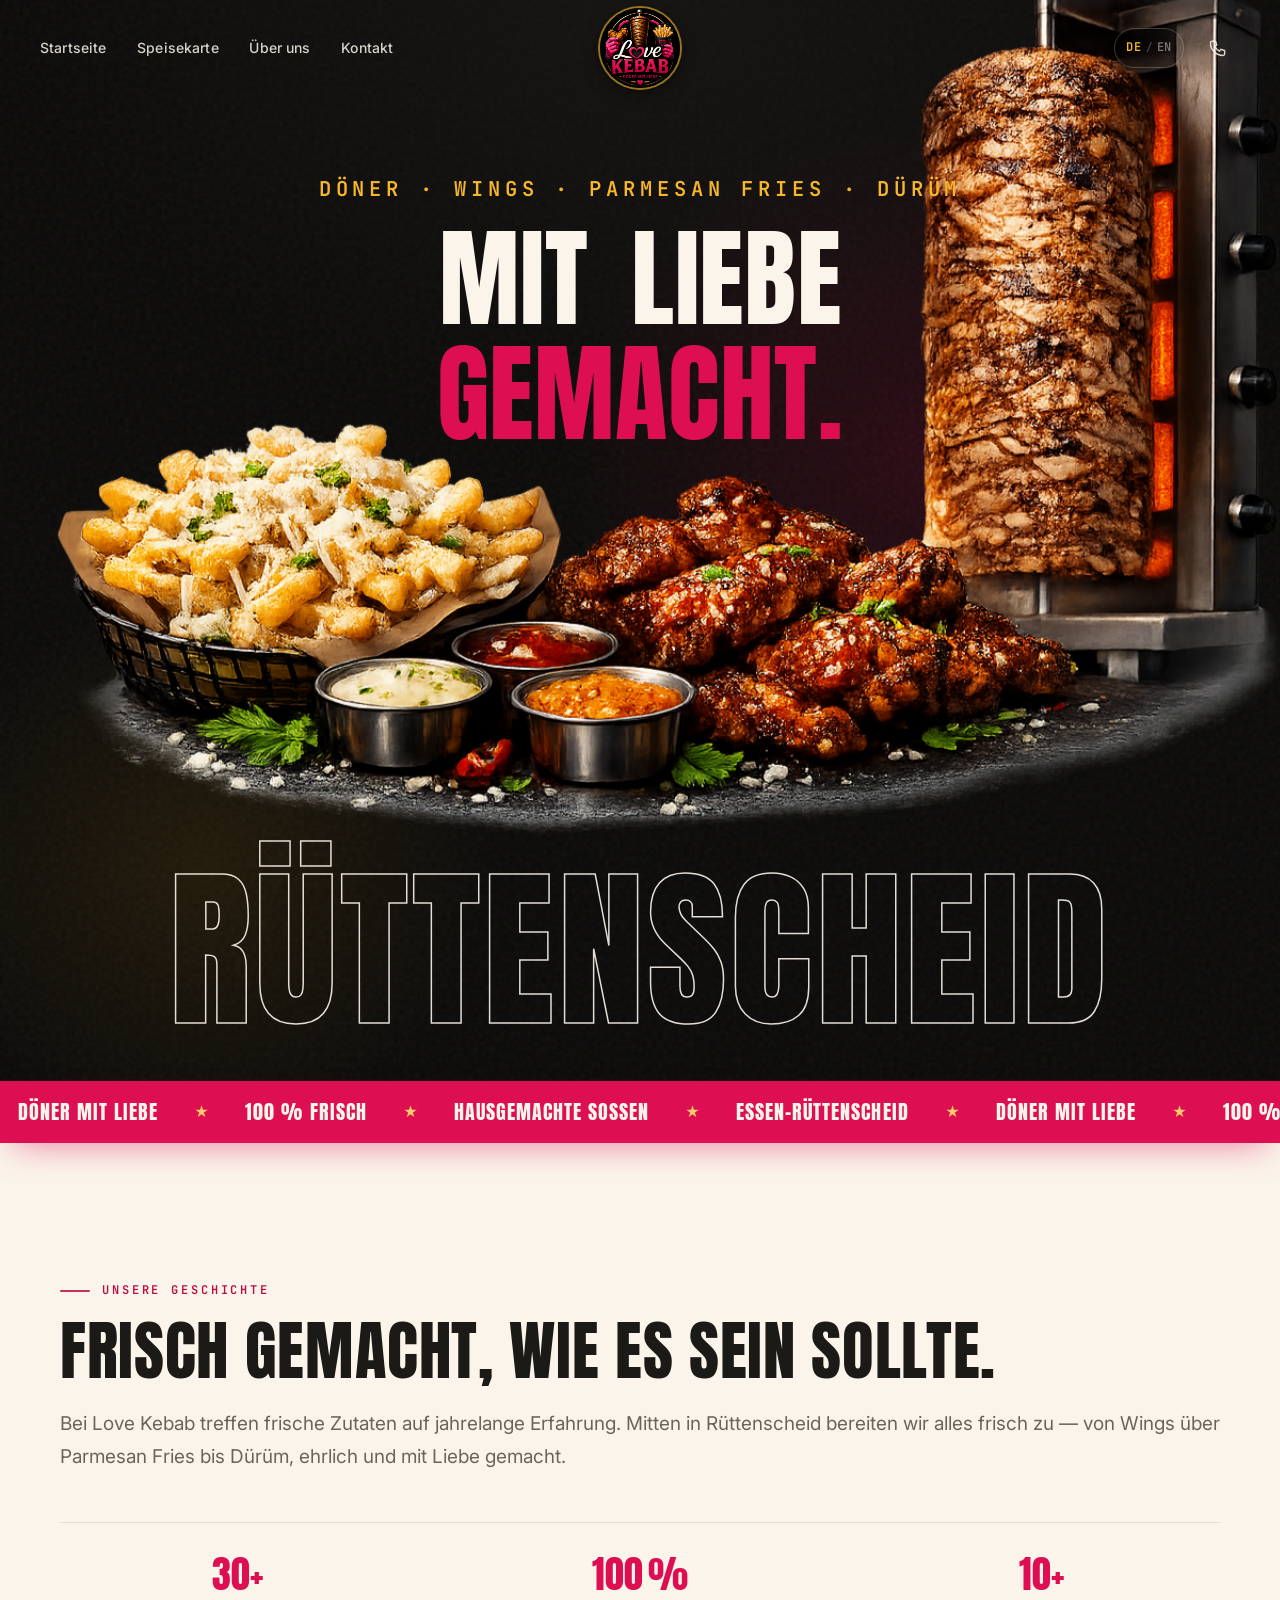
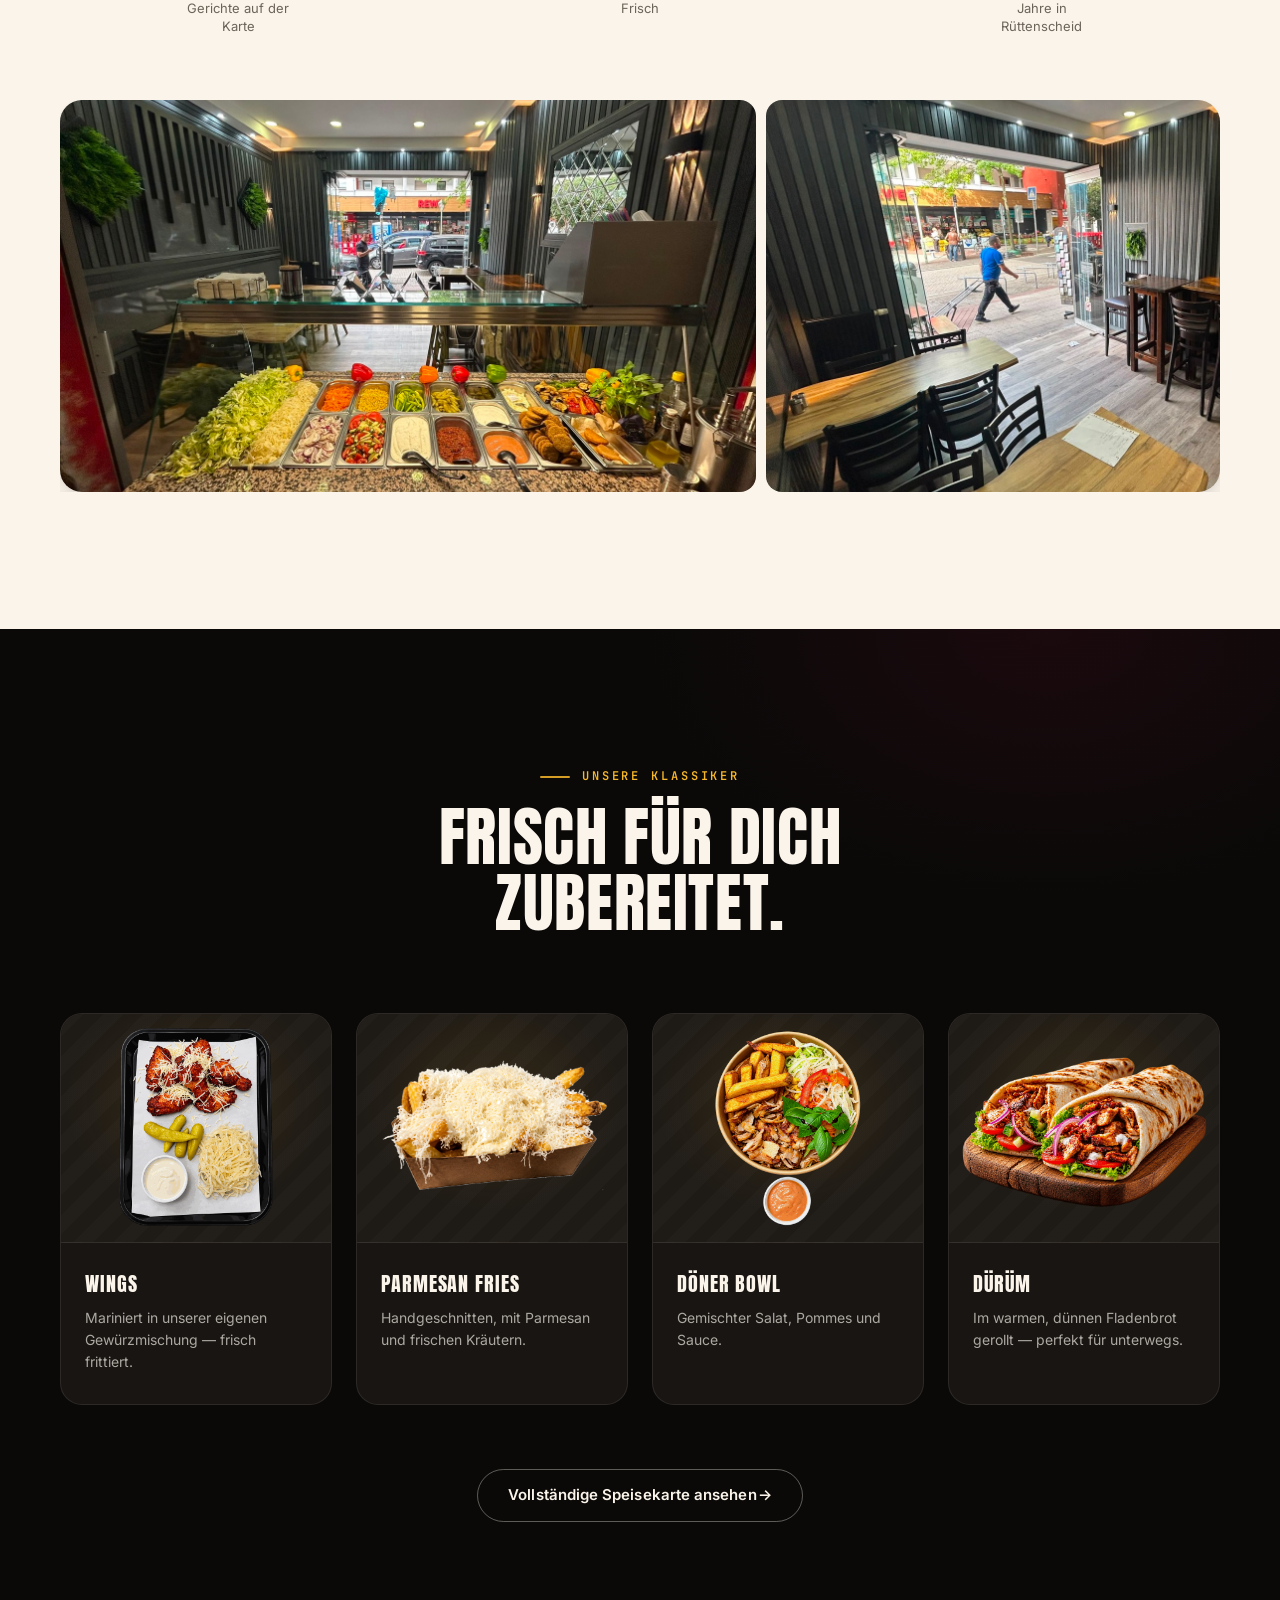
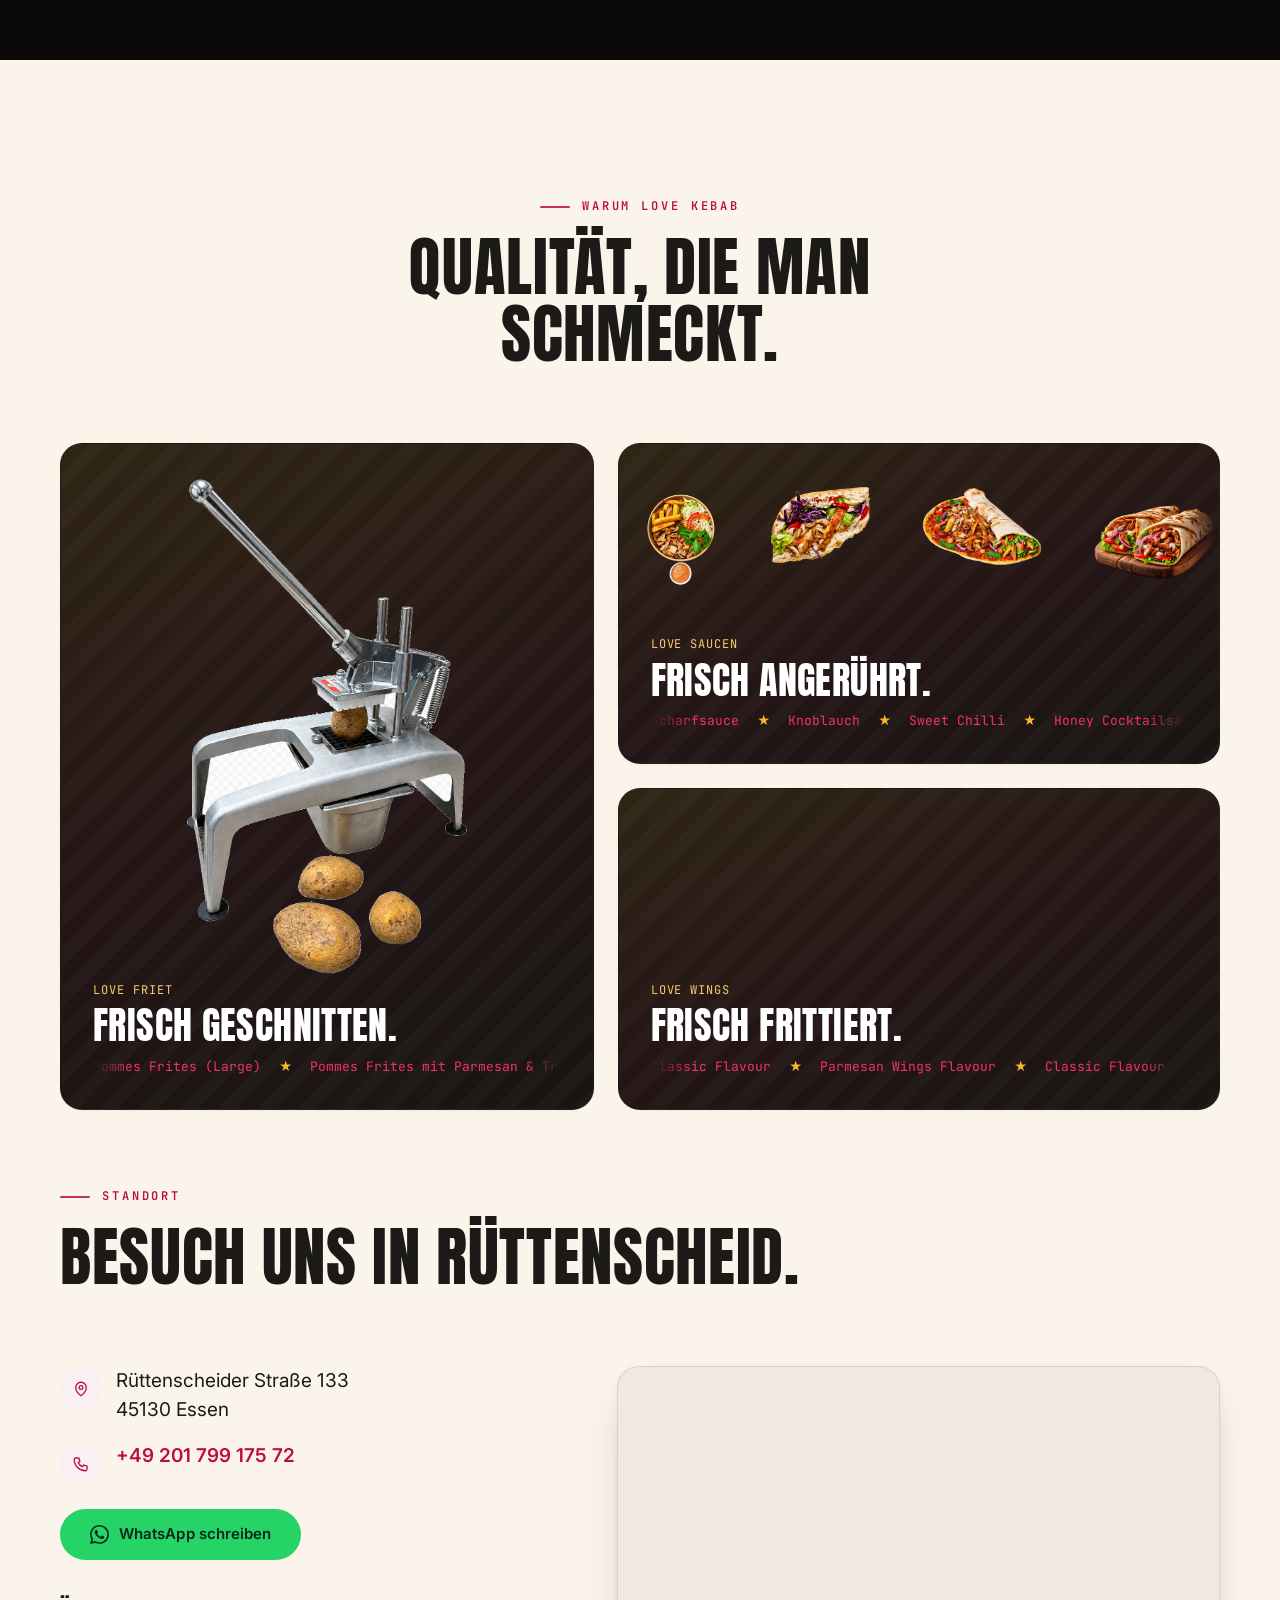
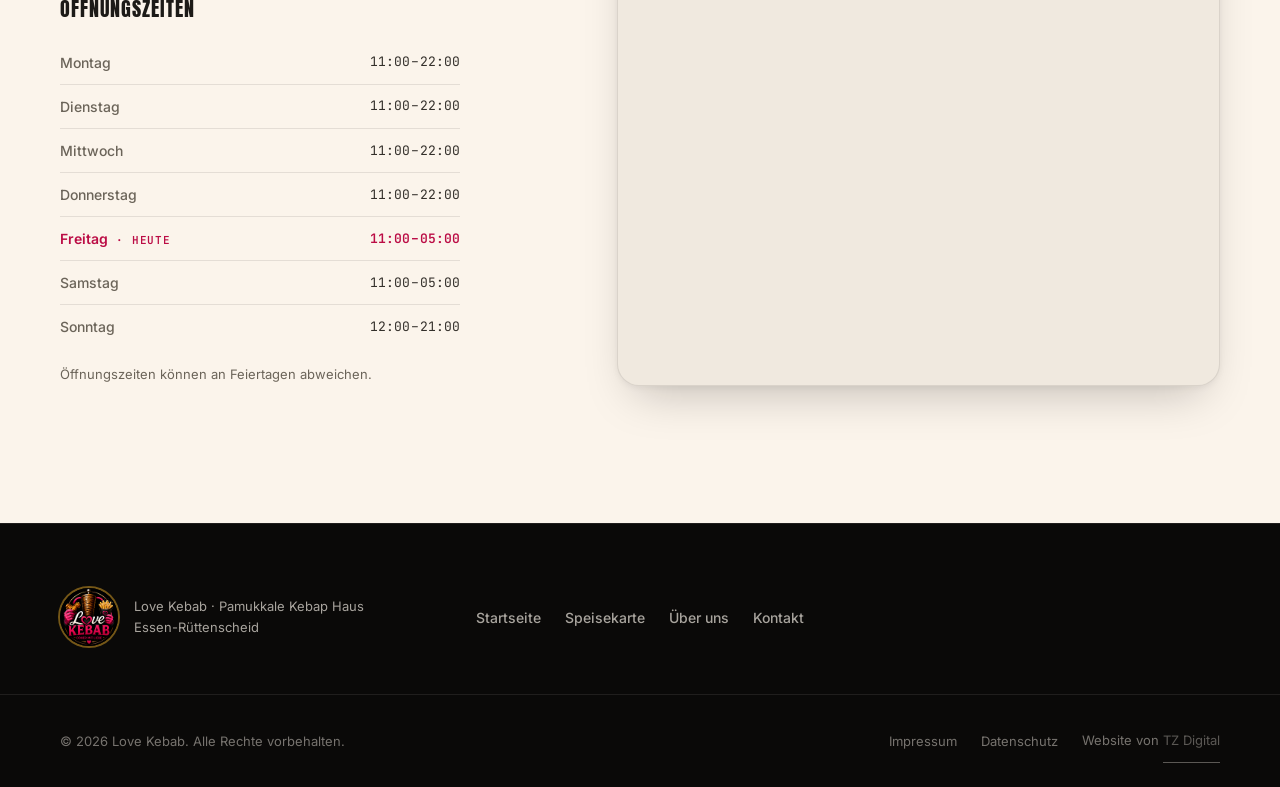
<file: index.html>
<!DOCTYPE html>
<html lang="de">
<head>
  <meta charset="UTF-8">
  <meta name="viewport" content="width=device-width, initial-scale=1.0">
  <meta name="description" content="Love Kebab — Döner mit Liebe in Essen-Rüttenscheid. 100 % frisches Fleisch, hausgemachte Soßen, echtes Street-Food-Gefühl.">
  <meta name="theme-color" content="#0a0908">
  <title>Love Kebab — Döner mit Liebe | Essen-Rüttenscheid</title>

  <!-- NOTE: confirm final brand name with client before launch — logo says "Love Kebab",
       business is currently registered as "Pamukkale Kebap Haus". Rebrand finalizes September. -->

  <link rel="icon" type="image/png" href="images/logo.png">
  <link rel="preconnect" href="https://fonts.googleapis.com">
  <link rel="preconnect" href="https://fonts.gstatic.com" crossorigin>
  <link href="https://fonts.googleapis.com/css2?family=Anton&family=Inter:wght@400;500;600;700&family=JetBrains+Mono:wght@500;600&display=swap" rel="stylesheet">
  <link rel="stylesheet" href="css/style.css?v=11">

  <!-- progressive enhancement flag: entrance animations only arm when JS runs,
       so content is never invisible if scripts fail -->
  <script>document.documentElement.classList.add('js');</script>
</head>
<body>

  <a href="#main" class="skip-link" data-i18n="skip">Zum Inhalt springen</a>

  <!-- ================= NAVIGATION ================= -->
  <header class="site-header" id="site-header">
    <nav class="nav" aria-label="Hauptnavigation" data-i18n-aria="nav.ariaLabel">
      <button class="nav-toggle" type="button" aria-expanded="false" aria-controls="navOverlay" aria-label="Menü öffnen">
        <span class="nav-toggle-bar"></span>
        <span class="nav-toggle-bar"></span>
        <span class="nav-toggle-bar"></span>
      </button>

      <ul class="nav-links" id="nav-menu">
        <li><a href="#start" data-i18n="nav.home">Startseite</a></li>
        <li><a href="menu.html" data-i18n="nav.menu">Speisekarte</a></li>
        <li><a href="#ueber-uns" data-i18n="nav.about">Über uns</a></li>
        <li><a href="#kontakt" data-i18n="nav.contact">Kontakt</a></li>
      </ul>

      <a href="#start" class="nav-logo" aria-label="Love Kebab — Startseite" data-i18n-aria="nav.logoAria">
        <img src="images/logo.png" alt="Love Kebab Logo" width="80" height="80" class="nav-logo-img" data-content-img="logo">
      </a>

      <div class="nav-actions">
        <button class="lang-toggle" id="lang-toggle" type="button" aria-label="Sprache wechseln / Switch language">
          <span class="lang-option" data-lang="de">DE</span><span class="lang-sep">/</span><span class="lang-option" data-lang="en">EN</span>
        </button>
        <a href="tel:+4920179917572" class="nav-call" aria-label="Anrufen" data-i18n-aria="nav.callAria">
          <svg viewBox="0 0 24 24" width="20" height="20" aria-hidden="true" fill="none" stroke="currentColor" stroke-width="1.75">
            <path d="M5 4h4l1.5 4.5-2.2 1.7a12.5 12.5 0 005.5 5.5l1.7-2.2L20 15v4a2 2 0 01-2 2A15 15 0 013 6a2 2 0 012-2z"/>
          </svg>
        </a>
      </div>
    </nav>
  </header>

  <div class="nav-overlay" id="navOverlay">
    <div class="nav-overlay-top">
      <img src="images/logo.png" alt="Love Kebab Logo" class="nav-overlay-logo" data-content-img="logo">
      <button class="nav-overlay-close" type="button" aria-label="Menü schließen">&#10005;</button>
    </div>
    <nav class="nav-overlay-links" aria-label="Mobile Navigation">
      <a href="#start" data-i18n="nav.home">Startseite</a>
      <a href="menu.html" data-i18n="nav.menu">Speisekarte</a>
      <a href="#ueber-uns" data-i18n="nav.about">Über uns</a>
      <a href="#kontakt" data-i18n="nav.contact">Kontakt</a>
    </nav>
  </div>

  <main id="main">

    <!-- ================= HERO ================= -->
    <section class="hero" id="start" aria-label="Willkommen bei Love Kebab" data-i18n-aria="hero.sectionAria">
      <div class="hero-texture" aria-hidden="true"></div>
      <div class="hero-glow" aria-hidden="true"></div>
      <p class="hero-ghost" aria-hidden="true">Rüttenscheid</p>

      <div class="hero-inner">
        <div class="hero-stage">
          <div class="hero-visual" aria-hidden="true">
            <div class="hero-image-wrap" id="hero-image-wrap">
              <img class="hero-image" src="images/hero.png" width="1536" height="1024" alt="" loading="eager" fetchpriority="high" data-content-img="hero">
            </div>
          </div>

          <div class="hero-content">
            <p class="hero-kicker" data-i18n="hero.kicker">Döner · Wings · Parmesan Fries · Dürüm</p>

            <h1 class="hero-title">
              <span class="line">
                <span class="word" style="--i:0" data-i18n="hero.word0">Mit</span>
                <span class="word" style="--i:1" data-i18n="hero.word1">Liebe</span>
              </span>
              <span class="line">
                <span class="word word--accent" style="--i:2" data-i18n="hero.word2">gemacht.</span>
              </span>
            </h1>
          </div>
        </div>
      </div>
    </section>

    <!-- ================= MARQUEE DIVIDER ================= -->
    <div class="marquee" aria-hidden="true">
      <div class="marquee-track">
        <span class="marquee-group">
          <span data-i18n="marquee.love">Döner mit Liebe</span><i>★</i>
          <span data-i18n="marquee.fresh">100&#8202;% frisch</span><i>★</i>
          <span data-i18n="values.sauceTitle">Hausgemachte Soßen</span><i>★</i>
          <span data-i18n="place.name">Essen-Rüttenscheid</span><i>★</i>
          <span data-i18n="marquee.love">Döner mit Liebe</span><i>★</i>
          <span data-i18n="marquee.fresh">100&#8202;% frisch</span><i>★</i>
          <span data-i18n="values.sauceTitle">Hausgemachte Soßen</span><i>★</i>
          <span data-i18n="place.name">Essen-Rüttenscheid</span><i>★</i>
        </span>
        <span class="marquee-group" aria-hidden="true">
          <span data-i18n="marquee.love">Döner mit Liebe</span><i>★</i>
          <span data-i18n="marquee.fresh">100&#8202;% frisch</span><i>★</i>
          <span data-i18n="values.sauceTitle">Hausgemachte Soßen</span><i>★</i>
          <span data-i18n="place.name">Essen-Rüttenscheid</span><i>★</i>
          <span data-i18n="marquee.love">Döner mit Liebe</span><i>★</i>
          <span data-i18n="marquee.fresh">100&#8202;% frisch</span><i>★</i>
          <span data-i18n="values.sauceTitle">Hausgemachte Soßen</span><i>★</i>
          <span data-i18n="place.name">Essen-Rüttenscheid</span><i>★</i>
        </span>
      </div>
    </div>

    <!-- ================= ÜBER UNS / STORY ================= -->
    <section class="section section--light story" id="ueber-uns">
      <div class="container">
        <div class="story-grid">
        <div class="story-content">
          <p class="eyebrow reveal" data-i18n="story.eyebrow">Unsere Geschichte</p>
          <h2 class="section-title reveal" style="--d:80ms" data-i18n="story.title">Frisch gemacht, wie es sein sollte.</h2>
          <p class="section-body reveal" style="--d:160ms" data-i18n="story.body1">
            Bei Love Kebab treffen frische Zutaten auf jahrelange Erfahrung.
            Mitten in Rüttenscheid bereiten wir alles frisch zu — von Wings
            über Parmesan Fries bis Dürüm, ehrlich und mit Liebe gemacht.
          </p>
          <ul class="story-stats reveal" style="--d:320ms">
            <li>
              <span class="stat-value">30+</span>
              <span class="stat-label" data-i18n="story.stat1">Gerichte auf der Karte</span>
            </li>
            <li>
              <span class="stat-value">100&#8202;%</span>
              <span class="stat-label" data-i18n="story.stat2">Frisch</span>
            </li>
            <li>
              <span class="stat-value">10+</span>
              <span class="stat-label" data-i18n="story.stat3">Jahre in Rüttenscheid</span>
            </li>
          </ul>
        </div>

        <div class="story-image reveal" style="--d:160ms">
          <div class="story-carousel" role="img" aria-label="Einblicke in Theke und Gastraum bei Love Kebab">
            <div class="story-carousel-track">
              <div class="story-carousel-item"><img src="images/story-carousel-1.jpg" alt="" width="1042" height="924" loading="eager" fetchpriority="high" data-content-img="storyPhoto1"></div>
              <div class="story-carousel-item"><img src="images/story-carousel-2.jpg" alt="" width="1042" height="924" loading="lazy" data-content-img="storyPhoto2"></div>
              <div class="story-carousel-item"><img src="images/story-carousel-3.jpg" alt="" width="1042" height="924" loading="lazy" data-content-img="storyPhoto3"></div>
              <div class="story-carousel-item story-carousel-item--day"><img src="images/story-carousel-4.jpg" alt="Love Kebab storefront in daylight, with sign and entrance" width="1206" height="1601" loading="lazy" data-content-img="storyPhoto4"></div>
              <div class="story-carousel-item story-carousel-item--evening"><img src="images/story-carousel-5.jpg" alt="The owner outside Love Kebab at night, with the shop lit up" width="1206" height="1631" loading="lazy" data-content-img="storyPhoto5"></div>
              <!-- duplicate set, aria-hidden — makes the leftward scroll loop seamlessly -->
              <div class="story-carousel-item" aria-hidden="true"><img src="images/story-carousel-1.jpg" alt="" loading="lazy" data-content-img="storyPhoto1"></div>
              <div class="story-carousel-item" aria-hidden="true"><img src="images/story-carousel-2.jpg" alt="" loading="lazy" data-content-img="storyPhoto2"></div>
              <div class="story-carousel-item" aria-hidden="true"><img src="images/story-carousel-3.jpg" alt="" loading="lazy" data-content-img="storyPhoto3"></div>
              <div class="story-carousel-item story-carousel-item--day" aria-hidden="true"><img src="images/story-carousel-4.jpg" alt="" loading="lazy" data-content-img="storyPhoto4"></div>
              <div class="story-carousel-item story-carousel-item--evening" aria-hidden="true"><img src="images/story-carousel-5.jpg" alt="" loading="lazy" data-content-img="storyPhoto5"></div>
            </div>
          </div>
        </div>
        </div>
      </div>
    </section>

    <!-- ================= SPEISEKARTE ================= -->
    <!-- Homepage teaser: 4 featured items. Full priced menu lives in menu.html -->
    <section class="section section--dark menu-preview" id="speisekarte">
      <div class="container">
        <div class="section-header">
          <p class="eyebrow reveal" data-i18n="menu.eyebrow">Unsere Klassiker</p>
          <h2 class="section-title reveal" style="--d:80ms" data-i18n="menu.title">Frisch für dich<br>zubereitet.</h2>
        </div>

        <div class="menu-carousel">
          <button type="button" class="menu-arrow menu-arrow--prev" aria-label="Previous" data-i18n-aria="menu.prev">
            <svg viewBox="0 0 24 24" width="18" height="18" fill="none" stroke="currentColor" stroke-width="2" stroke-linecap="round" stroke-linejoin="round"><path d="M15 18l-6-6 6-6"/></svg>
          </button>
          <div class="product-grid" id="menu-grid">
          <article class="product-card reveal" style="--d:0ms">
            <div class="product-media">
              <img src="images/menu-wings.png" alt="Wings" loading="lazy" data-content-img="wingsPhoto">
            </div>
            <div class="product-body">
              <h3 class="product-name" data-i18n="menu.wingsName">Wings</h3>
              <p class="product-desc" data-i18n="menu.descWings">Mariniert in unserer eigenen Gewürzmischung — frisch frittiert.</p>
            </div>
          </article>

          <article class="product-card reveal" style="--d:90ms">
            <div class="product-media">
              <img src="images/menu-fries-parmesan-v2.png" alt="Parmesan Fries" loading="lazy" data-content-img="parmFriesPhoto">
            </div>
            <div class="product-body">
              <h3 class="product-name" data-i18n="menu.parmFriesName">Parmesan Fries</h3>
              <p class="product-desc" data-i18n="menu.descParmFries">Handgeschnitten, mit Parmesan und frischen Kräutern.</p>
            </div>
          </article>

          <article class="product-card reveal" style="--d:180ms">
            <div class="product-media">
              <img src="images/menu-bowl-doner.png" alt="Döner Bowl" loading="lazy" data-content-img="doenerPhoto">
            </div>
            <div class="product-body">
              <h3 class="product-name" data-i18n="menu.doenerBowlName">Döner Bowl</h3>
              <p class="product-desc" data-i18n="menu.descDoenerBowl">Gemischter Salat, Pommes und Sauce.</p>
            </div>
          </article>

          <article class="product-card reveal" style="--d:270ms">
            <div class="product-media">
              <img src="images/menu-wraps-durum.png" alt="Dürüm" loading="lazy" data-content-img="duerumPhoto">
            </div>
            <div class="product-body">
              <h3 class="product-name" data-i18n="menu.duerumName">Dürüm</h3>
              <p class="product-desc" data-i18n="menu.descDurum">Im warmen, dünnen Fladenbrot gerollt — perfekt für unterwegs.</p>
            </div>
          </article>
          </div>
          <button type="button" class="menu-arrow menu-arrow--next" aria-label="Next" data-i18n-aria="menu.next">
            <svg viewBox="0 0 24 24" width="18" height="18" fill="none" stroke="currentColor" stroke-width="2" stroke-linecap="round" stroke-linejoin="round"><path d="M9 6l6 6-6 6"/></svg>
          </button>
        </div>

        <div class="menu-footer reveal">
          <a href="menu.html" class="btn btn--outline" data-i18n="menu.fullMenuCta">Vollständige Speisekarte ansehen&#8202;&#8594;</a>
        </div>
      </div>
    </section>

    <!-- ================= WARUM LOVE KEBAB ================= -->
    <section class="section section--light values" id="warum">
      <div class="container">
        <div class="section-header">
          <p class="eyebrow reveal" data-i18n="values.eyebrow">Warum Love Kebab</p>
          <h2 class="section-title reveal" style="--d:80ms" data-i18n="values.title">Qualität, die man<br>schmeckt.</h2>
        </div>

        <div class="values-carousel">
          <button type="button" class="values-arrow values-arrow--prev" aria-label="Previous" data-i18n-aria="values.prev">
            <svg viewBox="0 0 24 24" width="18" height="18" fill="none" stroke="currentColor" stroke-width="2" stroke-linecap="round" stroke-linejoin="round"><path d="M15 18l-6-6 6-6"/></svg>
          </button>
          <div class="values-grid values-grid--bento" id="values-grid">
          <div class="value-card value-card--photo value-card--photo-lg reveal" style="--d:0ms">
            <img class="value-card-img" src="images/fries-machine.png" alt="Die Pommes-Schneidemaschine von Love Kebab — frisch geschnitten aus der rohen Kartoffel" loading="lazy">
            <div class="value-card-photo-content">
              <p class="value-card-tag" data-i18n="values.friesTag">Love Friet</p>
              <h3 class="value-card-headline" data-i18n="values.friesTitle">Frisch geschnitten.</h3>
              <div class="value-card-fries-marquee" aria-hidden="true">
                <div class="value-card-fries-track" style="--duration:16s">
                  <div class="value-card-fries-group">
                    <span data-i18n="values.friesItem1">Pommes Frites (Large)</span><i>★</i>
                    <span data-i18n="values.friesItem2">Pommes Frites mit Parmesan &amp; Trüffelmayo</span><i>★</i>
                    <span data-i18n="values.friesItem3">Pommes Frites mit Majo, Currysauce &amp; Röstzwiebeln</span><i>★</i>
                  </div>
                  <div class="value-card-fries-group">
                    <span data-i18n="values.friesItem1">Pommes Frites (Large)</span><i>★</i>
                    <span data-i18n="values.friesItem2">Pommes Frites mit Parmesan &amp; Trüffelmayo</span><i>★</i>
                    <span data-i18n="values.friesItem3">Pommes Frites mit Majo, Currysauce &amp; Röstzwiebeln</span><i>★</i>
                  </div>
                </div>
              </div>
            </div>
          </div>
          <div class="values-right-col">
          <div class="value-card value-card--photo value-card--photo-xs reveal" style="--d:110ms">
            <div class="value-card-slideshow" aria-hidden="true">
              <div class="value-card-slideshow-track">
                <img class="value-card-slideshow-img" style="--i:0;--n:4" src="images/menu-bowl-doner.png" alt="" loading="lazy">
                <img class="value-card-slideshow-img" style="--i:1;--n:4" src="images/menu-taschen-doner-v2.png" alt="" loading="lazy">
                <img class="value-card-slideshow-img" style="--i:2;--n:4" src="images/menu-teller-lahmacun.png" alt="" loading="lazy">
                <img class="value-card-slideshow-img" style="--i:3;--n:4" src="images/menu-wraps-durum.png" alt="" loading="lazy">
                <img class="value-card-slideshow-img" style="--i:0;--n:4" src="images/menu-bowl-doner.png" alt="" loading="lazy">
                <img class="value-card-slideshow-img" style="--i:1;--n:4" src="images/menu-taschen-doner-v2.png" alt="" loading="lazy">
                <img class="value-card-slideshow-img" style="--i:2;--n:4" src="images/menu-teller-lahmacun.png" alt="" loading="lazy">
                <img class="value-card-slideshow-img" style="--i:3;--n:4" src="images/menu-wraps-durum.png" alt="" loading="lazy">
              </div>
            </div>
            <div class="value-card-photo-content">
              <p class="value-card-tag" data-i18n="values.sauceTag">Love Saucen</p>
              <h3 class="value-card-headline" data-i18n="values.sauceCardTitle">Frisch angerührt.</h3>
              <div class="value-card-fries-marquee" aria-hidden="true">
                <div class="value-card-fries-track" style="--duration:13.9s">
                  <div class="value-card-fries-group">
                    <span data-i18n="values.sauceItem1">Scharfsauce</span><i>★</i>
                    <span data-i18n="values.sauceItem2">Knoblauch</span><i>★</i>
                    <span data-i18n="values.sauceItem3">Sweet Chilli</span><i>★</i>
                    <span data-i18n="values.sauceItem4">Honey Cocktailsauce</span><i>★</i>
                    <span data-i18n="values.sauceItem5">Joppiesauce</span><i>★</i>
                    <span data-i18n="values.sauceItem6">Joghurtsauce</span><i>★</i>
                  </div>
                  <div class="value-card-fries-group">
                    <span data-i18n="values.sauceItem1">Scharfsauce</span><i>★</i>
                    <span data-i18n="values.sauceItem2">Knoblauch</span><i>★</i>
                    <span data-i18n="values.sauceItem3">Sweet Chilli</span><i>★</i>
                    <span data-i18n="values.sauceItem4">Honey Cocktailsauce</span><i>★</i>
                    <span data-i18n="values.sauceItem5">Joppiesauce</span><i>★</i>
                    <span data-i18n="values.sauceItem6">Joghurtsauce</span><i>★</i>
                  </div>
                </div>
              </div>
            </div>
          </div>
          <div class="value-card value-card--photo value-card--photo-sm reveal" style="--d:220ms">
            <div class="value-card-rotator" aria-hidden="true">
              <img class="value-card-rotator-img" src="images/menu-wings.png" alt="" loading="lazy">
              <img class="value-card-rotator-img" src="images/menu-bowl-wings.png" alt="" loading="lazy">
            </div>
            <div class="value-card-photo-content">
              <p class="value-card-tag" data-i18n="values.wingsTag">Love Wings</p>
              <h3 class="value-card-headline" data-i18n="values.wingsTitle">Frisch frittiert.</h3>
              <div class="value-card-fries-marquee" aria-hidden="true">
                <div class="value-card-fries-track" style="--duration:6.2s">
                  <div class="value-card-fries-group">
                    <span data-i18n="values.wingsItem1">Classic Flavour</span><i>★</i>
                    <span data-i18n="values.wingsItem2">Parmesan Wings Flavour</span><i>★</i>
                  </div>
                  <div class="value-card-fries-group">
                    <span data-i18n="values.wingsItem1">Classic Flavour</span><i>★</i>
                    <span data-i18n="values.wingsItem2">Parmesan Wings Flavour</span><i>★</i>
                  </div>
                </div>
              </div>
            </div>
          </div>
          </div>
          </div>
          <button type="button" class="values-arrow values-arrow--next" aria-label="Next" data-i18n-aria="values.next">
            <svg viewBox="0 0 24 24" width="18" height="18" fill="none" stroke="currentColor" stroke-width="2" stroke-linecap="round" stroke-linejoin="round"><path d="M9 6l6 6-6 6"/></svg>
          </button>
        </div>
      </div>
    </section>


    <!-- ================= STANDORT / KONTAKT ================= -->
    <section class="section section--light contact" id="kontakt">
      <div class="container">
        <div class="section-header section-header--left">
          <p class="eyebrow reveal" data-i18n="contact.eyebrow">Standort</p>
          <h2 class="section-title reveal" style="--d:80ms" data-i18n="contact.title">Besuch uns in Rüttenscheid.</h2>
        </div>

        <div class="contact-grid">
          <div class="contact-info reveal">
            <address class="contact-address">
              <p>
                <span class="contact-icon" aria-hidden="true">
                  <svg viewBox="0 0 24 24" width="18" height="18" fill="none" stroke="currentColor" stroke-width="1.75">
                    <path d="M12 21s-7-5.1-7-11a7 7 0 0114 0c0 5.9-7 11-7 11z"/>
                    <circle cx="12" cy="10" r="2.5"/>
                  </svg>
                </span>
                <span><span data-i18n="contact.addressLine1">Rüttenscheider Straße 133</span><br><span data-i18n="contact.addressLine2">45130 Essen</span></span>
              </p>
              <p>
                <span class="contact-icon" aria-hidden="true">
                  <svg viewBox="0 0 24 24" width="18" height="18" fill="none" stroke="currentColor" stroke-width="1.75">
                    <path d="M5 4h4l1.5 4.5-2.2 1.7a12.5 12.5 0 005.5 5.5l1.7-2.2L20 15v4a2 2 0 01-2 2A15 15 0 013 6a2 2 0 012-2z"/>
                  </svg>
                </span>
                <a href="tel:+4920179917572" data-i18n="contact.phoneDisplay">+49 201 799 175 72</a>
              </p>
            </address>

            <a href="https://wa.me/4920179917572" class="btn btn--whatsapp" target="_blank" rel="noopener noreferrer">
              <svg viewBox="0 0 24 24" width="19" height="19" aria-hidden="true" fill="currentColor">
                <path d="M17.472 14.382c-.297-.149-1.758-.867-2.03-.967-.273-.099-.471-.148-.67.15-.197.297-.767.966-.94 1.164-.173.199-.347.223-.644.075-.297-.15-1.255-.463-2.39-1.475-.883-.788-1.48-1.761-1.653-2.059-.173-.297-.018-.458.13-.606.134-.133.298-.347.446-.52.149-.174.198-.298.298-.497.099-.198.05-.371-.025-.52-.075-.149-.669-1.612-.916-2.207-.242-.579-.487-.5-.669-.51-.173-.008-.371-.01-.57-.01-.198 0-.52.074-.792.372-.272.297-1.04 1.016-1.04 2.479 0 1.462 1.065 2.875 1.213 3.074.149.198 2.096 3.2 5.077 4.487.709.306 1.262.489 1.694.625.712.227 1.36.195 1.871.118.571-.085 1.758-.719 2.006-1.413.248-.694.248-1.289.173-1.413-.074-.124-.272-.198-.57-.347m-5.421 7.403h-.004a9.87 9.87 0 01-5.031-1.378l-.361-.214-3.741.982.998-3.648-.235-.374a9.86 9.86 0 01-1.51-5.26c.001-5.45 4.436-9.884 9.888-9.884 2.64 0 5.122 1.03 6.988 2.898a9.825 9.825 0 012.893 6.994c-.003 5.45-4.435 9.884-9.885 9.884m8.413-18.297A11.815 11.815 0 0012.05 0C5.495 0 .16 5.335.157 11.892c0 2.096.547 4.142 1.588 5.945L.057 24l6.305-1.654a11.882 11.882 0 005.683 1.448h.005c6.554 0 11.89-5.335 11.893-11.893a11.821 11.821 0 00-3.48-8.413z"/>
              </svg>
              <span data-i18n="contact.whatsapp">WhatsApp schreiben</span>
            </a>

            <div class="hours">
              <h3 class="hours-title" data-i18n="contact.hoursTitle">Öffnungszeiten</h3>
              <table class="hours-table">
                <tbody>
                  <tr data-day="1"><th scope="row" data-i18n="days.mon">Montag</th><td data-i18n="hours.mon">11:00&#8202;–&#8202;22:00</td></tr>
                  <tr data-day="2"><th scope="row" data-i18n="days.tue">Dienstag</th><td data-i18n="hours.tue">11:00&#8202;–&#8202;22:00</td></tr>
                  <tr data-day="3"><th scope="row" data-i18n="days.wed">Mittwoch</th><td data-i18n="hours.wed">11:00&#8202;–&#8202;22:00</td></tr>
                  <tr data-day="4"><th scope="row" data-i18n="days.thu">Donnerstag</th><td data-i18n="hours.thu">11:00&#8202;–&#8202;22:00</td></tr>
                  <tr data-day="5"><th scope="row" data-i18n="days.fri">Freitag</th><td data-i18n="hours.fri">11:00&#8202;–&#8202;05:00</td></tr>
                  <tr data-day="6"><th scope="row" data-i18n="days.sat">Samstag</th><td data-i18n="hours.sat">11:00&#8202;–&#8202;05:00</td></tr>
                  <tr data-day="0"><th scope="row" data-i18n="days.sun">Sonntag</th><td data-i18n="hours.sun">12:00&#8202;–&#8202;21:00</td></tr>
                </tbody>
              </table>
              <p class="hours-note" data-i18n="contact.hoursNote">Öffnungszeiten können an Feiertagen abweichen.</p>
            </div>
          </div>

          <div class="contact-map reveal" style="--d:120ms">
            <iframe
              title="Love Kebab Standort auf Google Maps"
              data-i18n-title="contact.mapTitle"
              src="https://maps.google.com/maps?q=R%C3%BCttenscheider+Str.+133,+45130+Essen&t=&z=16&ie=UTF8&iwloc=&output=embed"
              width="100%"
              height="100%"
              style="border:0;"
              allowfullscreen=""
              loading="lazy"
              referrerpolicy="no-referrer-when-downgrade">
            </iframe>
          </div>
        </div>
      </div>
    </section>

  </main>

  <!-- ================= FOOTER ================= -->
  <footer class="site-footer">
    <div class="container footer-grid">
      <div class="footer-brand">
        <img src="images/logo.png" alt="Love Kebab" width="58" height="58" class="footer-logo" data-content-img="logo">
        <p class="footer-legal" data-i18n="footer.legal">Love Kebab · Pamukkale Kebap Haus<br>Essen-Rüttenscheid</p>
      </div>

      <nav class="footer-nav" aria-label="Footer Navigation">
        <a href="#start" data-i18n="nav.home">Startseite</a>
        <a href="menu.html" data-i18n="nav.menu">Speisekarte</a>
        <a href="#ueber-uns" data-i18n="nav.about">Über uns</a>
        <a href="#kontakt" data-i18n="nav.contact">Kontakt</a>
      </nav>

    </div>

    <div class="footer-bottom">
      <div class="container footer-bottom-inner">
        <p>© <span id="year">2026</span> Love Kebab. <span data-i18n="footer.rights">Alle Rechte vorbehalten.</span></p>
        <div class="footer-right">
          <nav class="footer-legal-links" aria-label="Rechtliches">
            <a href="impressum.html" data-i18n="footer.imprint">Impressum</a>
            <a href="datenschutz.html" data-i18n="footer.privacy">Datenschutz</a>
          </nav>
          <p class="footer-credit"><span data-i18n="footer.credit">Website von</span> <a href="https://tz-digital.de" target="_blank" rel="noopener noreferrer">TZ Digital</a></p>
        </div>
      </div>
    </div>
  </footer>

  <button class="scroll-top" id="scroll-top" type="button" aria-label="Nach oben scrollen">
    <svg viewBox="0 0 24 24" width="18" height="18" fill="none" stroke="currentColor" stroke-width="2.5" aria-hidden="true">
      <path d="M12 19V5M5 12l7-7 7 7"/>
    </svg>
  </button>

  <script src="js/main.js?v=9"></script>
</body>
</html>
</file>
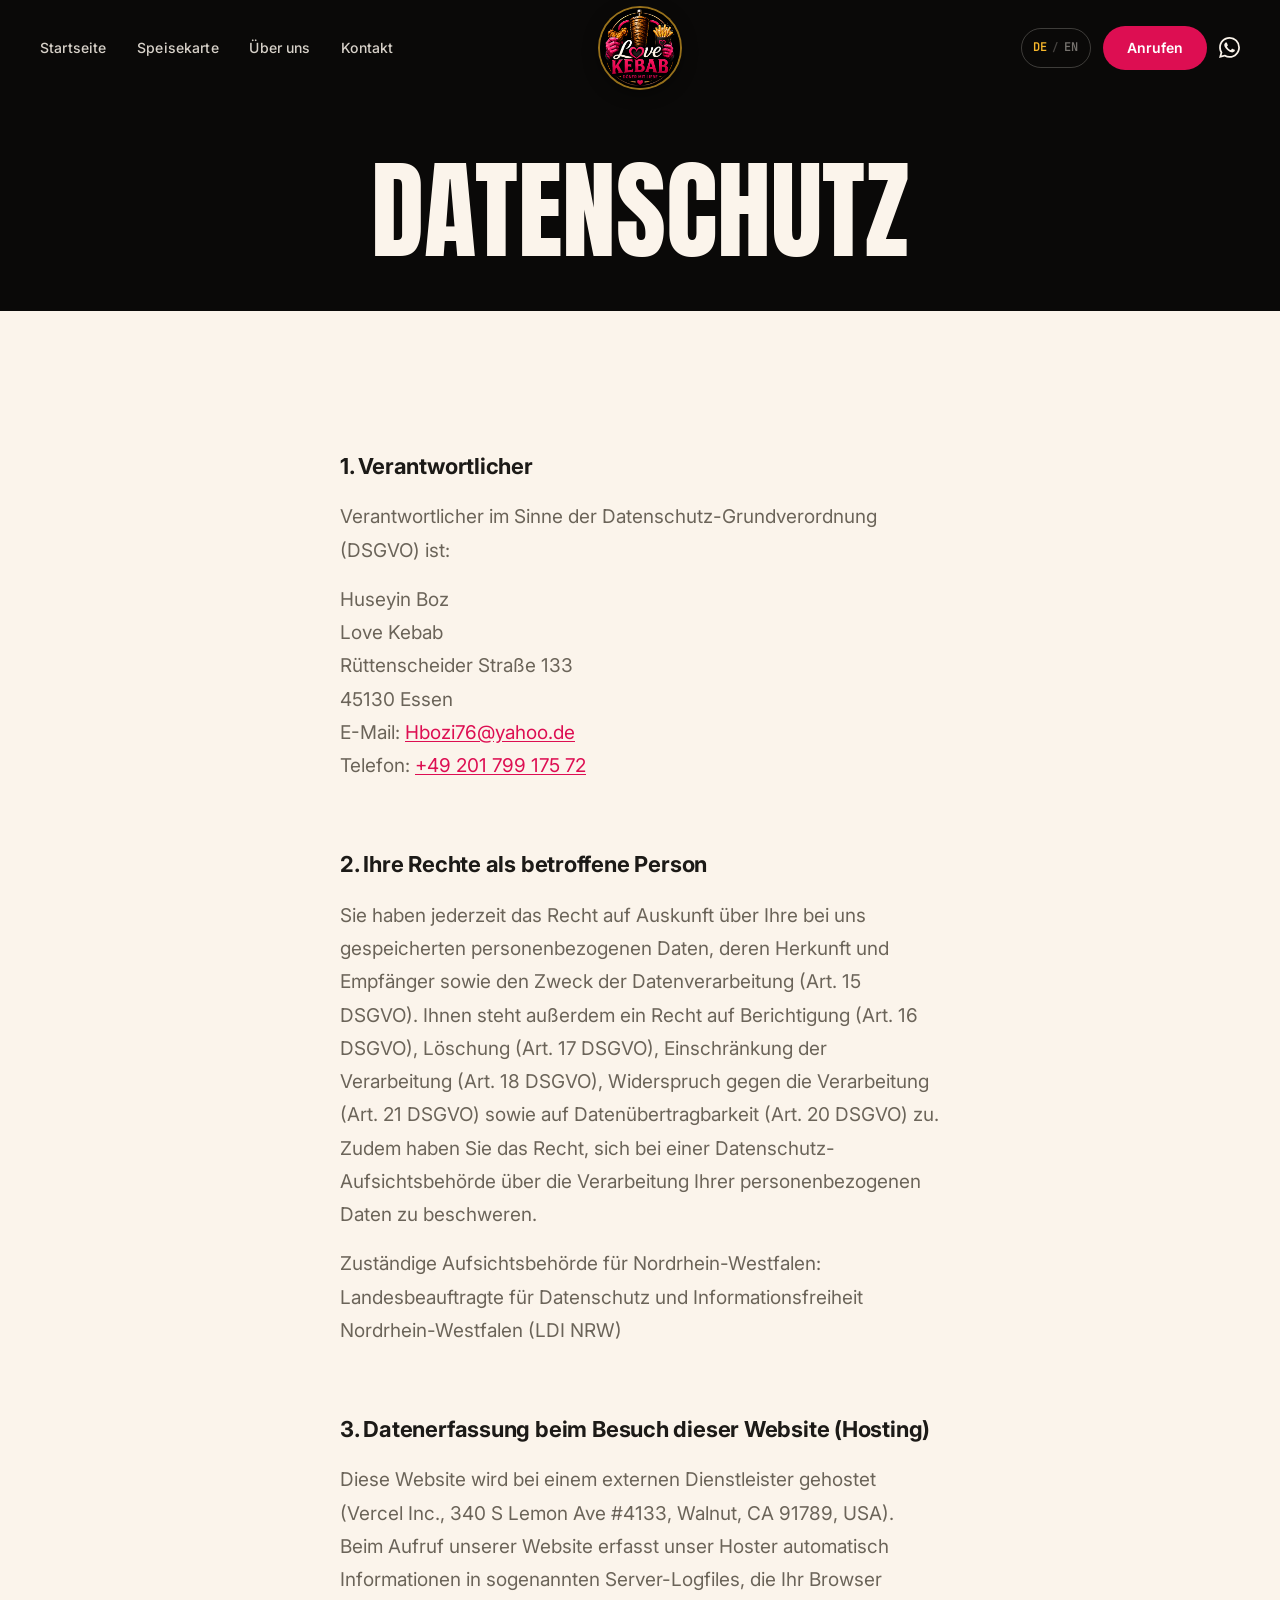
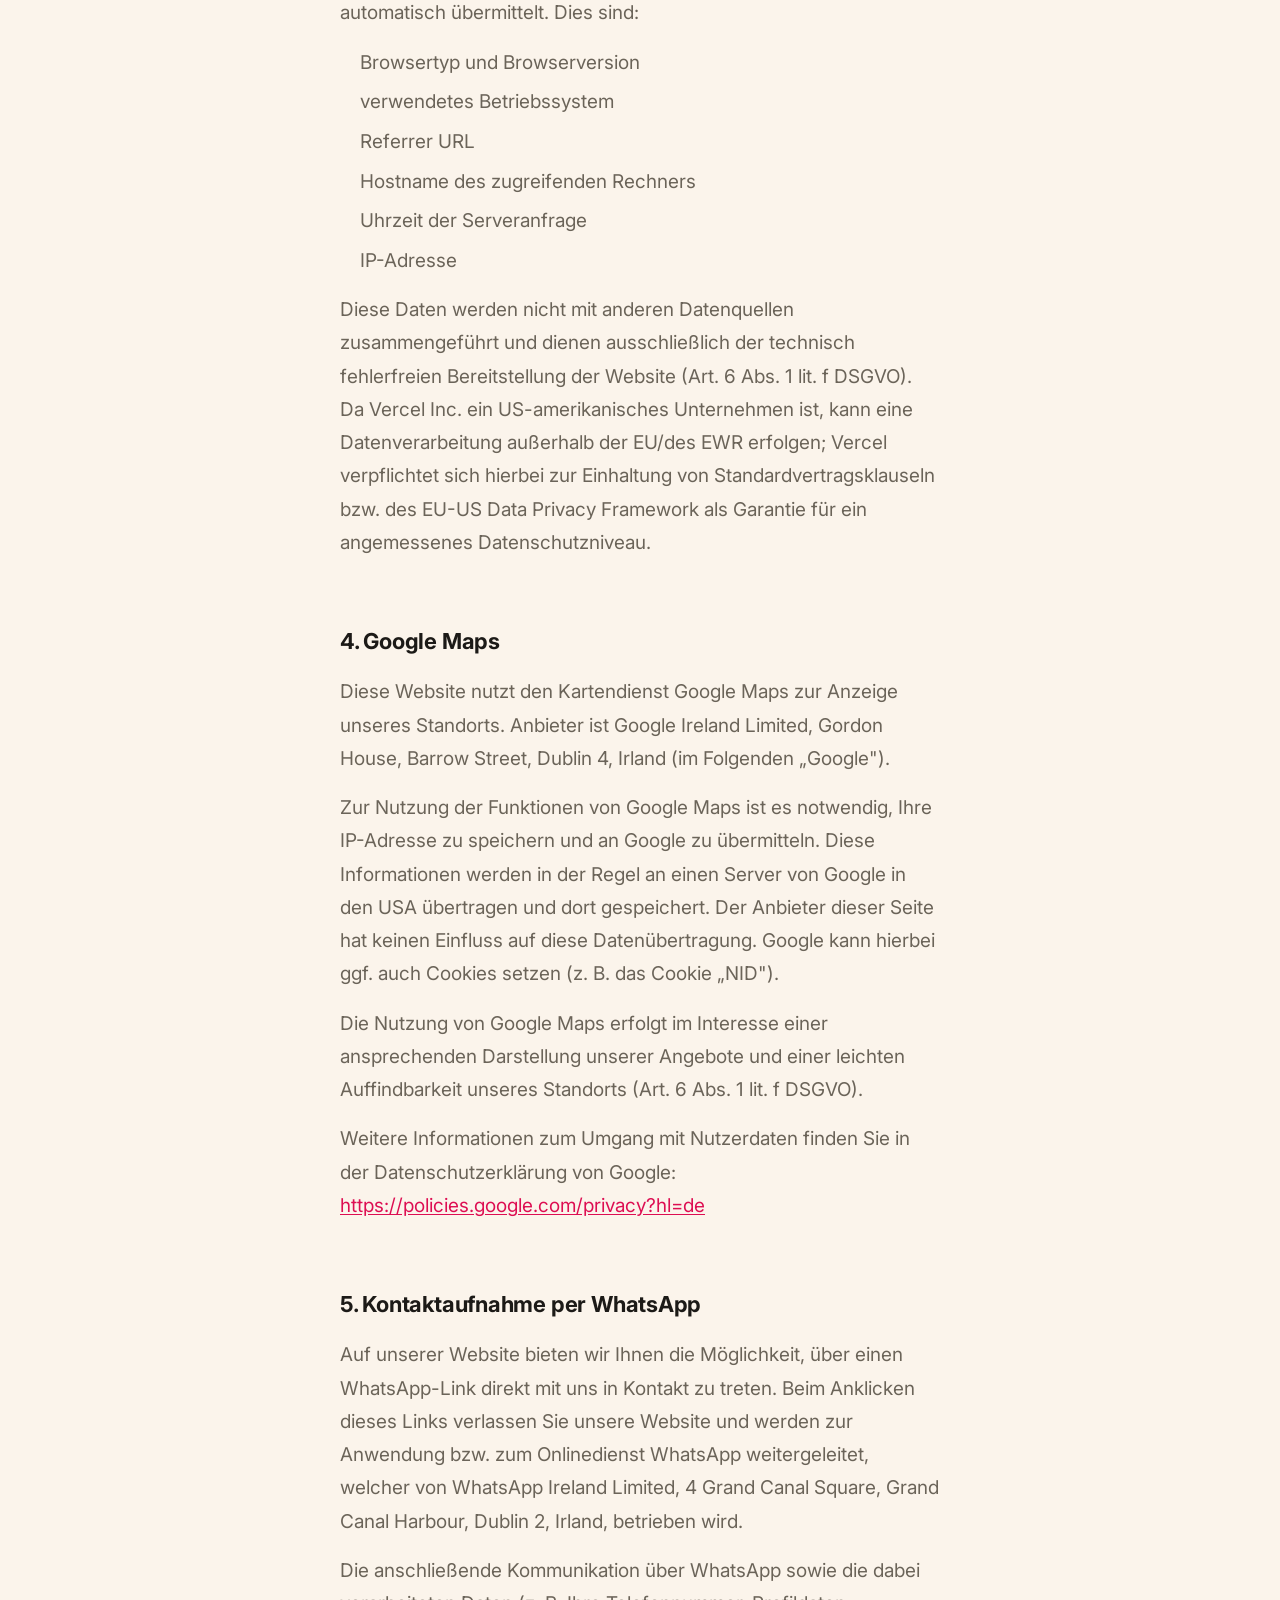
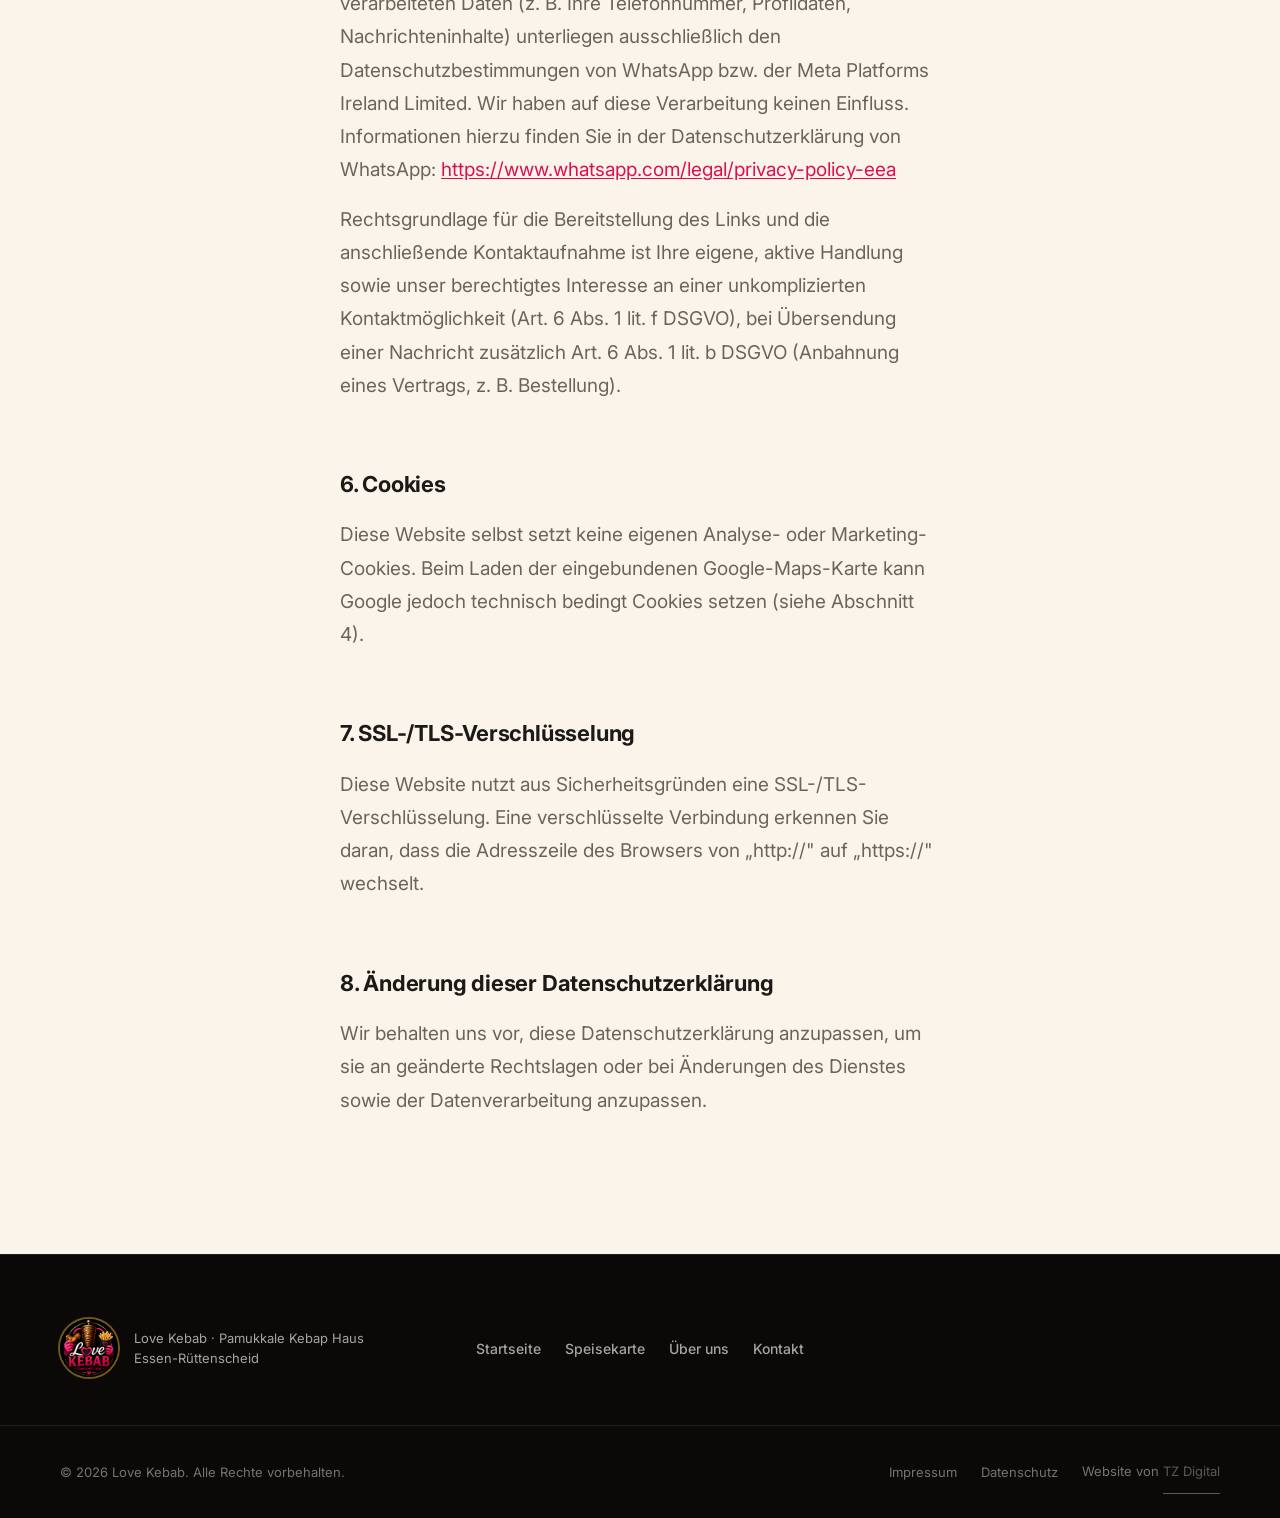
<file: datenschutz.html>
<!DOCTYPE html>
<html lang="de">
<head>
  <meta charset="UTF-8">
  <meta name="viewport" content="width=device-width, initial-scale=1.0">
  <meta name="robots" content="noindex">
  <meta name="description" content="Datenschutz von Love Kebab in Essen-Rüttenscheid.">
  <meta name="theme-color" content="#0a0908">
  <title>Datenschutz — Love Kebab</title>

  <link rel="icon" type="image/png" href="images/logo.png">
  <link rel="preconnect" href="https://fonts.googleapis.com">
  <link rel="preconnect" href="https://fonts.gstatic.com" crossorigin>
  <link href="https://fonts.googleapis.com/css2?family=Anton&family=Inter:wght@400;500;600;700&family=JetBrains+Mono:wght@500;600&display=swap" rel="stylesheet">
  <link rel="stylesheet" href="css/style.css?v=11">

  <script>document.documentElement.classList.add('js');</script>
</head>
<body>

  <a href="#main" class="skip-link" data-i18n="skip">Zum Inhalt springen</a>

  <!-- ================= NAVIGATION ================= -->
  <header class="site-header" id="site-header">
    <nav class="nav" aria-label="Hauptnavigation" data-i18n-aria="nav.ariaLabel">
      <button class="nav-toggle" type="button" aria-expanded="false" aria-controls="navOverlay" aria-label="Menü öffnen">
        <span class="nav-toggle-bar"></span>
        <span class="nav-toggle-bar"></span>
        <span class="nav-toggle-bar"></span>
      </button>

      <ul class="nav-links" id="nav-menu">
        <li><a href="index.html" data-i18n="nav.home">Startseite</a></li>
        <li><a href="menu.html" data-i18n="nav.menu">Speisekarte</a></li>
        <li><a href="index.html#ueber-uns" data-i18n="nav.about">Über uns</a></li>
        <li><a href="index.html#kontakt" data-i18n="nav.contact">Kontakt</a></li>
      </ul>

      <a href="index.html" class="nav-logo" aria-label="Love Kebab — Startseite" data-i18n-aria="nav.logoAria">
        <img src="images/logo.png" alt="Love Kebab Logo" width="80" height="80" class="nav-logo-img" data-content-img="logo">
      </a>

      <div class="nav-actions">
        <button class="lang-toggle" id="lang-toggle" type="button" aria-label="Sprache wechseln / Switch language">
          <span class="lang-option" data-lang="de">DE</span><span class="lang-sep">/</span><span class="lang-option" data-lang="en">EN</span>
        </button>
        <a href="tel:+4920179917572" class="btn btn--cta btn--sm" data-i18n="nav.call">Anrufen</a>
        <a href="https://wa.me/4920179917572" class="nav-whatsapp" aria-label="WhatsApp schreiben" data-i18n-aria="nav.whatsappAria" target="_blank" rel="noopener noreferrer">
          <svg viewBox="0 0 24 24" width="21" height="21" aria-hidden="true" fill="currentColor">
            <path d="M17.472 14.382c-.297-.149-1.758-.867-2.03-.967-.273-.099-.471-.148-.67.15-.197.297-.767.966-.94 1.164-.173.199-.347.223-.644.075-.297-.15-1.255-.463-2.39-1.475-.883-.788-1.48-1.761-1.653-2.059-.173-.297-.018-.458.13-.606.134-.133.298-.347.446-.52.149-.174.198-.298.298-.497.099-.198.05-.371-.025-.52-.075-.149-.669-1.612-.916-2.207-.242-.579-.487-.5-.669-.51-.173-.008-.371-.01-.57-.01-.198 0-.52.074-.792.372-.272.297-1.04 1.016-1.04 2.479 0 1.462 1.065 2.875 1.213 3.074.149.198 2.096 3.2 5.077 4.487.709.306 1.262.489 1.694.625.712.227 1.36.195 1.871.118.571-.085 1.758-.719 2.006-1.413.248-.694.248-1.289.173-1.413-.074-.124-.272-.198-.57-.347m-5.421 7.403h-.004a9.87 9.87 0 01-5.031-1.378l-.361-.214-3.741.982.998-3.648-.235-.374a9.86 9.86 0 01-1.51-5.26c.001-5.45 4.436-9.884 9.888-9.884 2.64 0 5.122 1.03 6.988 2.898a9.825 9.825 0 012.893 6.994c-.003 5.45-4.435 9.884-9.885 9.884m8.413-18.297A11.815 11.815 0 0012.05 0C5.495 0 .16 5.335.157 11.892c0 2.096.547 4.142 1.588 5.945L.057 24l6.305-1.654a11.882 11.882 0 005.683 1.448h.005c6.554 0 11.89-5.335 11.893-11.893a11.821 11.821 0 00-3.48-8.413z"/>
          </svg>
        </a>
      </div>
    </nav>
  </header>

  <div class="nav-overlay" id="navOverlay">
    <div class="nav-overlay-top">
      <img src="images/logo.png" alt="Love Kebab Logo" class="nav-overlay-logo" data-content-img="logo">
      <button class="nav-overlay-close" type="button" aria-label="Menü schließen">&#10005;</button>
    </div>
    <nav class="nav-overlay-links" aria-label="Mobile Navigation">
      <a href="index.html" data-i18n="nav.home">Startseite</a>
      <a href="menu.html" data-i18n="nav.menu">Speisekarte</a>
      <a href="index.html#ueber-uns" data-i18n="nav.about">Über uns</a>
      <a href="index.html#kontakt" data-i18n="nav.contact">Kontakt</a>
    </nav>
  </div>

  <main id="main">

    <!-- ================= PAGE HERO ================= -->
    <section class="menu-hero">
      <div class="container menu-hero-inner">
        <h1 class="menu-hero-title reveal" style="--d:80ms">Datenschutz</h1>
      </div>
    </section>

    <!-- ================= CONTENT ================= -->
    <section class="section section--light legal-content">
      <div class="container legal-content-inner">

        <h2>1. Verantwortlicher</h2>
        <p class="section-body">Verantwortlicher im Sinne der Datenschutz-Grundverordnung (DSGVO) ist:</p>
        <address class="section-body">
          Huseyin Boz<br>
          Love Kebab<br>
          Rüttenscheider Straße 133<br>
          45130 Essen<br>
          E-Mail: <a href="mailto:Hbozi76@yahoo.de">Hbozi76@yahoo.de</a><br>
          Telefon: <a href="tel:+4920179917572">+49 201 799 175 72</a>
        </address>

        <h2>2. Ihre Rechte als betroffene Person</h2>
        <p class="section-body">Sie haben jederzeit das Recht auf Auskunft über Ihre bei uns gespeicherten personenbezogenen Daten, deren Herkunft und Empfänger sowie den Zweck der Datenverarbeitung (Art. 15 DSGVO). Ihnen steht außerdem ein Recht auf Berichtigung (Art. 16 DSGVO), Löschung (Art. 17 DSGVO), Einschränkung der Verarbeitung (Art. 18 DSGVO), Widerspruch gegen die Verarbeitung (Art. 21 DSGVO) sowie auf Datenübertragbarkeit (Art. 20 DSGVO) zu. Zudem haben Sie das Recht, sich bei einer Datenschutz-Aufsichtsbehörde über die Verarbeitung Ihrer personenbezogenen Daten zu beschweren.</p>
        <p class="section-body">Zuständige Aufsichtsbehörde für Nordrhein-Westfalen: Landesbeauftragte für Datenschutz und Informationsfreiheit Nordrhein-Westfalen (LDI NRW)</p>

        <h2>3. Datenerfassung beim Besuch dieser Website (Hosting)</h2>
        <p class="section-body">Diese Website wird bei einem externen Dienstleister gehostet (Vercel Inc., 340 S Lemon Ave #4133, Walnut, CA 91789, USA). Beim Aufruf unserer Website erfasst unser Hoster automatisch Informationen in sogenannten Server-Logfiles, die Ihr Browser automatisch übermittelt. Dies sind:</p>
        <ul>
          <li>Browsertyp und Browserversion</li>
          <li>verwendetes Betriebssystem</li>
          <li>Referrer URL</li>
          <li>Hostname des zugreifenden Rechners</li>
          <li>Uhrzeit der Serveranfrage</li>
          <li>IP-Adresse</li>
        </ul>
        <p class="section-body">Diese Daten werden nicht mit anderen Datenquellen zusammengeführt und dienen ausschließlich der technisch fehlerfreien Bereitstellung der Website (Art. 6 Abs. 1 lit. f DSGVO). Da Vercel Inc. ein US-amerikanisches Unternehmen ist, kann eine Datenverarbeitung außerhalb der EU/des EWR erfolgen; Vercel verpflichtet sich hierbei zur Einhaltung von Standardvertragsklauseln bzw. des EU-US Data Privacy Framework als Garantie für ein angemessenes Datenschutzniveau.</p>

        <h2>4. Google Maps</h2>
        <p class="section-body">Diese Website nutzt den Kartendienst Google Maps zur Anzeige unseres Standorts. Anbieter ist Google Ireland Limited, Gordon House, Barrow Street, Dublin 4, Irland (im Folgenden „Google").</p>
        <p class="section-body">Zur Nutzung der Funktionen von Google Maps ist es notwendig, Ihre IP-Adresse zu speichern und an Google zu übermitteln. Diese Informationen werden in der Regel an einen Server von Google in den USA übertragen und dort gespeichert. Der Anbieter dieser Seite hat keinen Einfluss auf diese Datenübertragung. Google kann hierbei ggf. auch Cookies setzen (z. B. das Cookie „NID").</p>
        <p class="section-body">Die Nutzung von Google Maps erfolgt im Interesse einer ansprechenden Darstellung unserer Angebote und einer leichten Auffindbarkeit unseres Standorts (Art. 6 Abs. 1 lit. f DSGVO).</p>
        <p class="section-body">Weitere Informationen zum Umgang mit Nutzerdaten finden Sie in der Datenschutzerklärung von Google: <a href="https://policies.google.com/privacy?hl=de" target="_blank" rel="noopener noreferrer">https://policies.google.com/privacy?hl=de</a></p>

        <h2>5. Kontaktaufnahme per WhatsApp</h2>
        <p class="section-body">Auf unserer Website bieten wir Ihnen die Möglichkeit, über einen WhatsApp-Link direkt mit uns in Kontakt zu treten. Beim Anklicken dieses Links verlassen Sie unsere Website und werden zur Anwendung bzw. zum Onlinedienst WhatsApp weitergeleitet, welcher von WhatsApp Ireland Limited, 4 Grand Canal Square, Grand Canal Harbour, Dublin 2, Irland, betrieben wird.</p>
        <p class="section-body">Die anschließende Kommunikation über WhatsApp sowie die dabei verarbeiteten Daten (z. B. Ihre Telefonnummer, Profildaten, Nachrichteninhalte) unterliegen ausschließlich den Datenschutzbestimmungen von WhatsApp bzw. der Meta Platforms Ireland Limited. Wir haben auf diese Verarbeitung keinen Einfluss. Informationen hierzu finden Sie in der Datenschutzerklärung von WhatsApp: <a href="https://www.whatsapp.com/legal/privacy-policy-eea" target="_blank" rel="noopener noreferrer">https://www.whatsapp.com/legal/privacy-policy-eea</a></p>
        <p class="section-body">Rechtsgrundlage für die Bereitstellung des Links und die anschließende Kontaktaufnahme ist Ihre eigene, aktive Handlung sowie unser berechtigtes Interesse an einer unkomplizierten Kontaktmöglichkeit (Art. 6 Abs. 1 lit. f DSGVO), bei Übersendung einer Nachricht zusätzlich Art. 6 Abs. 1 lit. b DSGVO (Anbahnung eines Vertrags, z. B. Bestellung).</p>

        <h2>6. Cookies</h2>
        <p class="section-body">Diese Website selbst setzt keine eigenen Analyse- oder Marketing-Cookies. Beim Laden der eingebundenen Google-Maps-Karte kann Google jedoch technisch bedingt Cookies setzen (siehe Abschnitt 4).</p>

        <h2>7. SSL-/TLS-Verschlüsselung</h2>
        <p class="section-body">Diese Website nutzt aus Sicherheitsgründen eine SSL-/TLS-Verschlüsselung. Eine verschlüsselte Verbindung erkennen Sie daran, dass die Adresszeile des Browsers von „http://" auf „https://" wechselt.</p>

        <h2>8. Änderung dieser Datenschutzerklärung</h2>
        <p class="section-body">Wir behalten uns vor, diese Datenschutzerklärung anzupassen, um sie an geänderte Rechtslagen oder bei Änderungen des Dienstes sowie der Datenverarbeitung anzupassen.</p>

      </div>
    </section>

  </main>

  <!-- ================= FOOTER ================= -->
  <footer class="site-footer">
    <div class="container footer-grid">
      <div class="footer-brand">
        <img src="images/logo.png" alt="Love Kebab" width="58" height="58" class="footer-logo" data-content-img="logo">
        <p class="footer-legal" data-i18n="footer.legal">Love Kebab · Pamukkale Kebap Haus<br>Essen-Rüttenscheid</p>
      </div>

      <nav class="footer-nav" aria-label="Footer Navigation">
        <a href="index.html" data-i18n="nav.home">Startseite</a>
        <a href="menu.html" data-i18n="nav.menu">Speisekarte</a>
        <a href="index.html#ueber-uns" data-i18n="nav.about">Über uns</a>
        <a href="index.html#kontakt" data-i18n="nav.contact">Kontakt</a>
      </nav>

    </div>

    <div class="footer-bottom">
      <div class="container footer-bottom-inner">
        <p>© <span id="year">2026</span> Love Kebab. <span data-i18n="footer.rights">Alle Rechte vorbehalten.</span></p>
        <div class="footer-right">
          <nav class="footer-legal-links" aria-label="Rechtliches">
            <a href="impressum.html" data-i18n="footer.imprint">Impressum</a>
            <a href="datenschutz.html" data-i18n="footer.privacy">Datenschutz</a>
          </nav>
          <p class="footer-credit"><span data-i18n="footer.credit">Website von</span> <a href="https://tz-digital.de" target="_blank" rel="noopener noreferrer">TZ Digital</a></p>
        </div>
      </div>
    </div>
  </footer>

  <button class="scroll-top" id="scroll-top" type="button" aria-label="Nach oben scrollen">
    <svg viewBox="0 0 24 24" width="18" height="18" fill="none" stroke="currentColor" stroke-width="2.5" aria-hidden="true">
      <path d="M12 19V5M5 12l7-7 7 7"/>
    </svg>
  </button>

  <script src="js/main.js"></script>
</body>
</html>
</file>
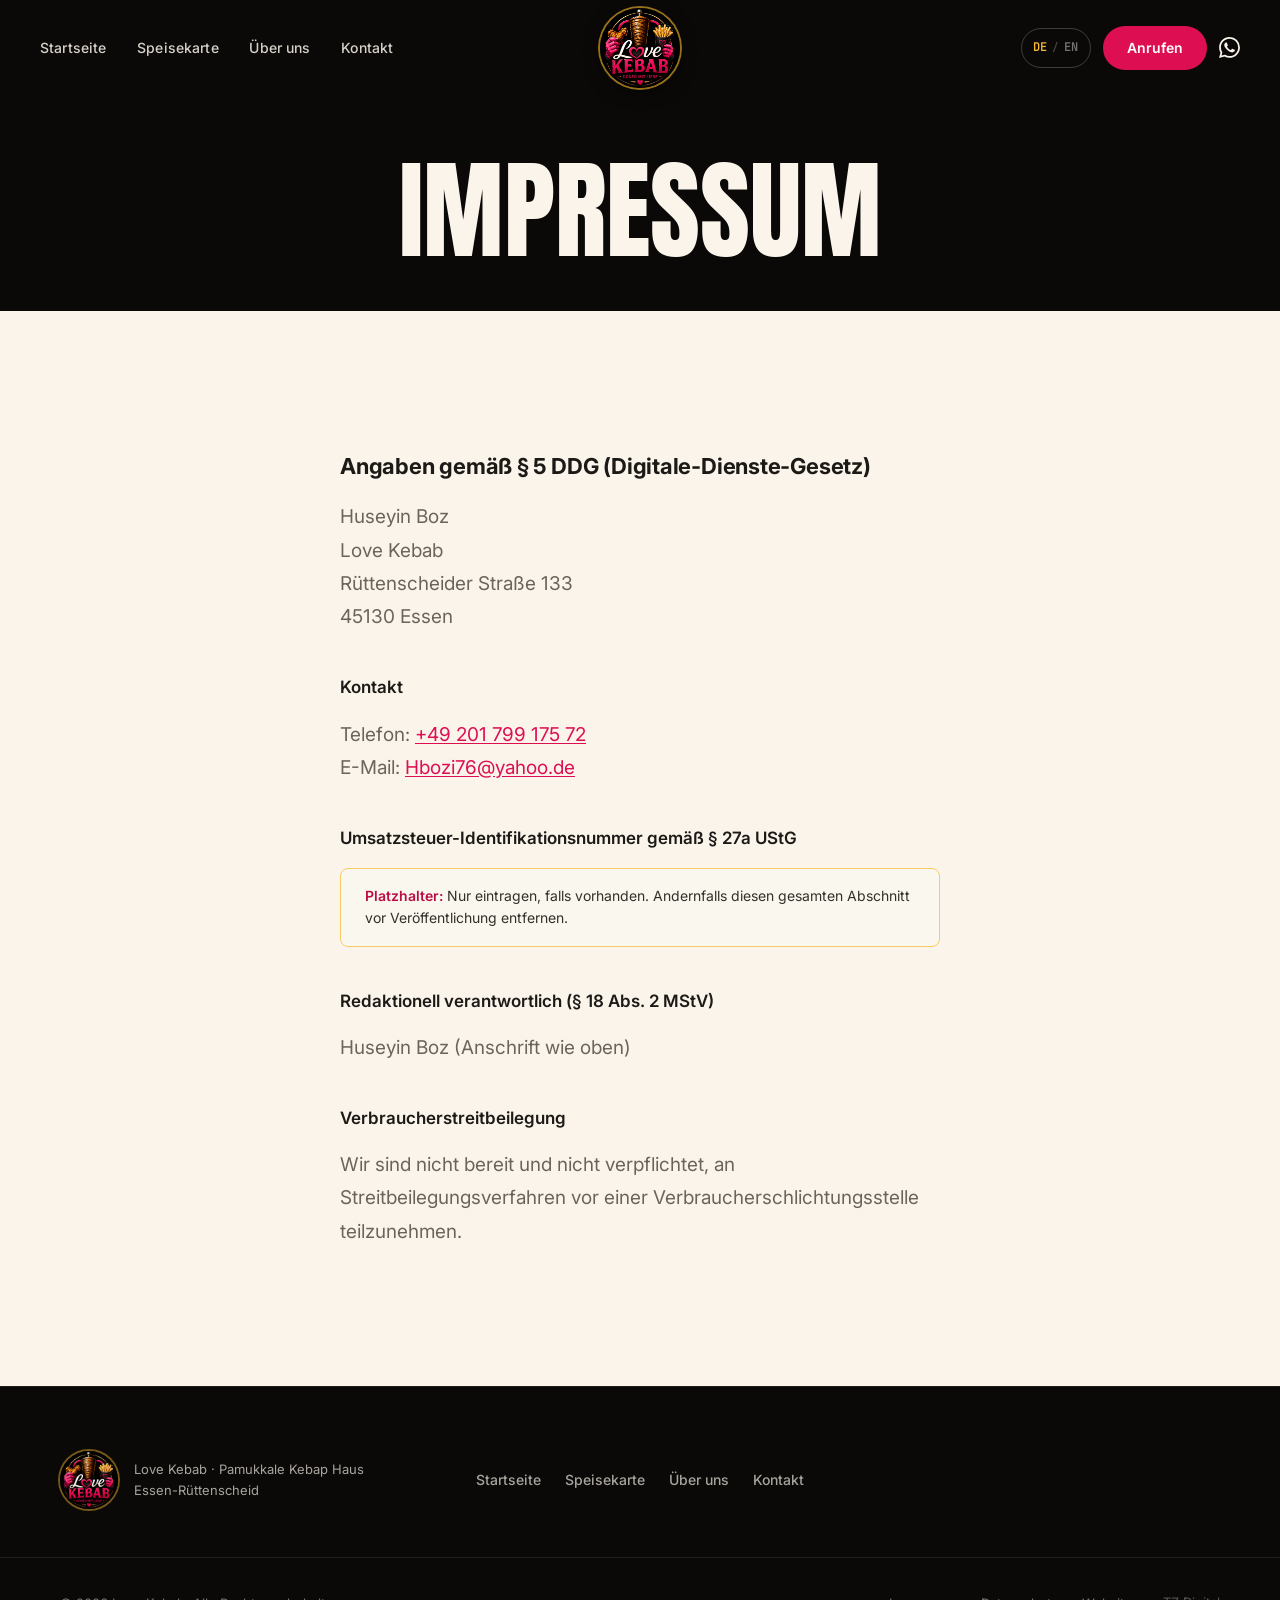
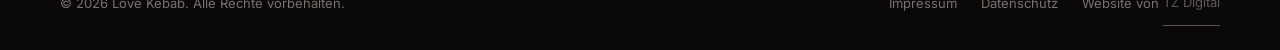
<file: impressum.html>
<!DOCTYPE html>
<html lang="de">
<head>
  <meta charset="UTF-8">
  <meta name="viewport" content="width=device-width, initial-scale=1.0">
  <meta name="robots" content="noindex">
  <meta name="description" content="Impressum von Love Kebab in Essen-Rüttenscheid.">
  <meta name="theme-color" content="#0a0908">
  <title>Impressum — Love Kebab</title>

  <link rel="icon" type="image/png" href="images/logo.png">
  <link rel="preconnect" href="https://fonts.googleapis.com">
  <link rel="preconnect" href="https://fonts.gstatic.com" crossorigin>
  <link href="https://fonts.googleapis.com/css2?family=Anton&family=Inter:wght@400;500;600;700&family=JetBrains+Mono:wght@500;600&display=swap" rel="stylesheet">
  <link rel="stylesheet" href="css/style.css?v=11">

  <script>document.documentElement.classList.add('js');</script>
</head>
<body>

  <a href="#main" class="skip-link" data-i18n="skip">Zum Inhalt springen</a>

  <!-- ================= NAVIGATION ================= -->
  <header class="site-header" id="site-header">
    <nav class="nav" aria-label="Hauptnavigation" data-i18n-aria="nav.ariaLabel">
      <button class="nav-toggle" type="button" aria-expanded="false" aria-controls="navOverlay" aria-label="Menü öffnen">
        <span class="nav-toggle-bar"></span>
        <span class="nav-toggle-bar"></span>
        <span class="nav-toggle-bar"></span>
      </button>

      <ul class="nav-links" id="nav-menu">
        <li><a href="index.html" data-i18n="nav.home">Startseite</a></li>
        <li><a href="menu.html" data-i18n="nav.menu">Speisekarte</a></li>
        <li><a href="index.html#ueber-uns" data-i18n="nav.about">Über uns</a></li>
        <li><a href="index.html#kontakt" data-i18n="nav.contact">Kontakt</a></li>
      </ul>

      <a href="index.html" class="nav-logo" aria-label="Love Kebab — Startseite" data-i18n-aria="nav.logoAria">
        <img src="images/logo.png" alt="Love Kebab Logo" width="80" height="80" class="nav-logo-img" data-content-img="logo">
      </a>

      <div class="nav-actions">
        <button class="lang-toggle" id="lang-toggle" type="button" aria-label="Sprache wechseln / Switch language">
          <span class="lang-option" data-lang="de">DE</span><span class="lang-sep">/</span><span class="lang-option" data-lang="en">EN</span>
        </button>
        <a href="tel:+4920179917572" class="btn btn--cta btn--sm" data-i18n="nav.call">Anrufen</a>
        <a href="https://wa.me/4920179917572" class="nav-whatsapp" aria-label="WhatsApp schreiben" data-i18n-aria="nav.whatsappAria" target="_blank" rel="noopener noreferrer">
          <svg viewBox="0 0 24 24" width="21" height="21" aria-hidden="true" fill="currentColor">
            <path d="M17.472 14.382c-.297-.149-1.758-.867-2.03-.967-.273-.099-.471-.148-.67.15-.197.297-.767.966-.94 1.164-.173.199-.347.223-.644.075-.297-.15-1.255-.463-2.39-1.475-.883-.788-1.48-1.761-1.653-2.059-.173-.297-.018-.458.13-.606.134-.133.298-.347.446-.52.149-.174.198-.298.298-.497.099-.198.05-.371-.025-.52-.075-.149-.669-1.612-.916-2.207-.242-.579-.487-.5-.669-.51-.173-.008-.371-.01-.57-.01-.198 0-.52.074-.792.372-.272.297-1.04 1.016-1.04 2.479 0 1.462 1.065 2.875 1.213 3.074.149.198 2.096 3.2 5.077 4.487.709.306 1.262.489 1.694.625.712.227 1.36.195 1.871.118.571-.085 1.758-.719 2.006-1.413.248-.694.248-1.289.173-1.413-.074-.124-.272-.198-.57-.347m-5.421 7.403h-.004a9.87 9.87 0 01-5.031-1.378l-.361-.214-3.741.982.998-3.648-.235-.374a9.86 9.86 0 01-1.51-5.26c.001-5.45 4.436-9.884 9.888-9.884 2.64 0 5.122 1.03 6.988 2.898a9.825 9.825 0 012.893 6.994c-.003 5.45-4.435 9.884-9.885 9.884m8.413-18.297A11.815 11.815 0 0012.05 0C5.495 0 .16 5.335.157 11.892c0 2.096.547 4.142 1.588 5.945L.057 24l6.305-1.654a11.882 11.882 0 005.683 1.448h.005c6.554 0 11.89-5.335 11.893-11.893a11.821 11.821 0 00-3.48-8.413z"/>
          </svg>
        </a>
      </div>
    </nav>
  </header>

  <div class="nav-overlay" id="navOverlay">
    <div class="nav-overlay-top">
      <img src="images/logo.png" alt="Love Kebab Logo" class="nav-overlay-logo" data-content-img="logo">
      <button class="nav-overlay-close" type="button" aria-label="Menü schließen">&#10005;</button>
    </div>
    <nav class="nav-overlay-links" aria-label="Mobile Navigation">
      <a href="index.html" data-i18n="nav.home">Startseite</a>
      <a href="menu.html" data-i18n="nav.menu">Speisekarte</a>
      <a href="index.html#ueber-uns" data-i18n="nav.about">Über uns</a>
      <a href="index.html#kontakt" data-i18n="nav.contact">Kontakt</a>
    </nav>
  </div>

  <main id="main">

    <!-- ================= PAGE HERO ================= -->
    <section class="menu-hero">
      <div class="container menu-hero-inner">
        <h1 class="menu-hero-title reveal" style="--d:80ms">Impressum</h1>
      </div>
    </section>

    <!-- ================= CONTENT ================= -->
    <section class="section section--light legal-content">
      <div class="container legal-content-inner">

        <h2>Angaben gemäß § 5 DDG (Digitale-Dienste-Gesetz)</h2>
        <address class="section-body">
          Huseyin Boz<br>
          Love Kebab<br>
          Rüttenscheider Straße 133<br>
          45130 Essen
        </address>

        <h3>Kontakt</h3>
        <p class="section-body">
          Telefon: <a href="tel:+4920179917572">+49 201 799 175 72</a><br>
          E-Mail: <a href="mailto:Hbozi76@yahoo.de">Hbozi76@yahoo.de</a>
        </p>

        <h3>Umsatzsteuer-Identifikationsnummer gemäß § 27a UStG</h3>
        <div class="legal-todo">
          <strong>Platzhalter:</strong> Nur eintragen, falls vorhanden. Andernfalls diesen gesamten Abschnitt vor Veröffentlichung entfernen.
        </div>

        <h3>Redaktionell verantwortlich (§ 18 Abs. 2 MStV)</h3>
        <p class="section-body">Huseyin Boz (Anschrift wie oben)</p>

        <h3>Verbraucherstreitbeilegung</h3>
        <p class="section-body">Wir sind nicht bereit und nicht verpflichtet, an Streitbeilegungsverfahren vor einer Verbraucherschlichtungsstelle teilzunehmen.</p>

      </div>
    </section>

  </main>

  <!-- ================= FOOTER ================= -->
  <footer class="site-footer">
    <div class="container footer-grid">
      <div class="footer-brand">
        <img src="images/logo.png" alt="Love Kebab" width="58" height="58" class="footer-logo" data-content-img="logo">
        <p class="footer-legal" data-i18n="footer.legal">Love Kebab · Pamukkale Kebap Haus<br>Essen-Rüttenscheid</p>
      </div>

      <nav class="footer-nav" aria-label="Footer Navigation">
        <a href="index.html" data-i18n="nav.home">Startseite</a>
        <a href="menu.html" data-i18n="nav.menu">Speisekarte</a>
        <a href="index.html#ueber-uns" data-i18n="nav.about">Über uns</a>
        <a href="index.html#kontakt" data-i18n="nav.contact">Kontakt</a>
      </nav>

    </div>

    <div class="footer-bottom">
      <div class="container footer-bottom-inner">
        <p>© <span id="year">2026</span> Love Kebab. <span data-i18n="footer.rights">Alle Rechte vorbehalten.</span></p>
        <div class="footer-right">
          <nav class="footer-legal-links" aria-label="Rechtliches">
            <a href="impressum.html" data-i18n="footer.imprint">Impressum</a>
            <a href="datenschutz.html" data-i18n="footer.privacy">Datenschutz</a>
          </nav>
          <p class="footer-credit"><span data-i18n="footer.credit">Website von</span> <a href="https://tz-digital.de" target="_blank" rel="noopener noreferrer">TZ Digital</a></p>
        </div>
      </div>
    </div>
  </footer>

  <button class="scroll-top" id="scroll-top" type="button" aria-label="Nach oben scrollen">
    <svg viewBox="0 0 24 24" width="18" height="18" fill="none" stroke="currentColor" stroke-width="2.5" aria-hidden="true">
      <path d="M12 19V5M5 12l7-7 7 7"/>
    </svg>
  </button>

  <script src="js/main.js"></script>
</body>
</html>
</file>
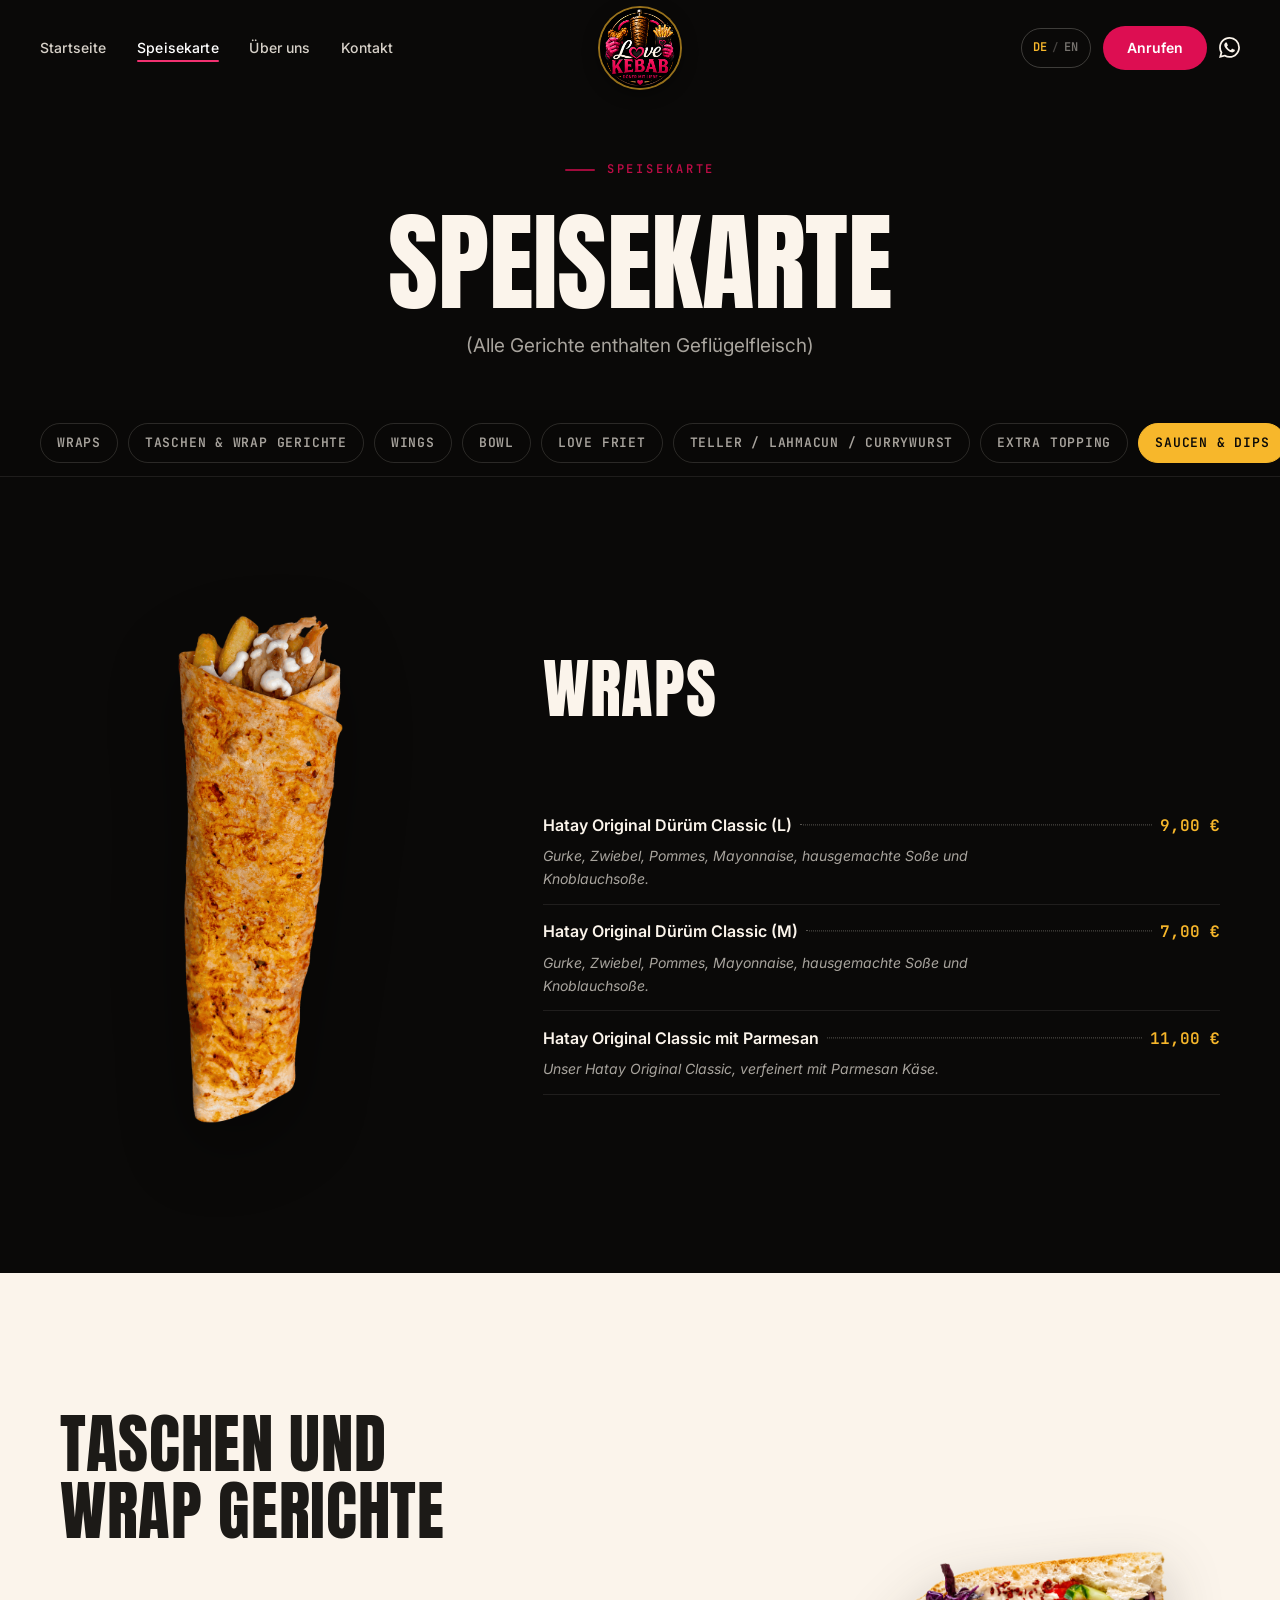
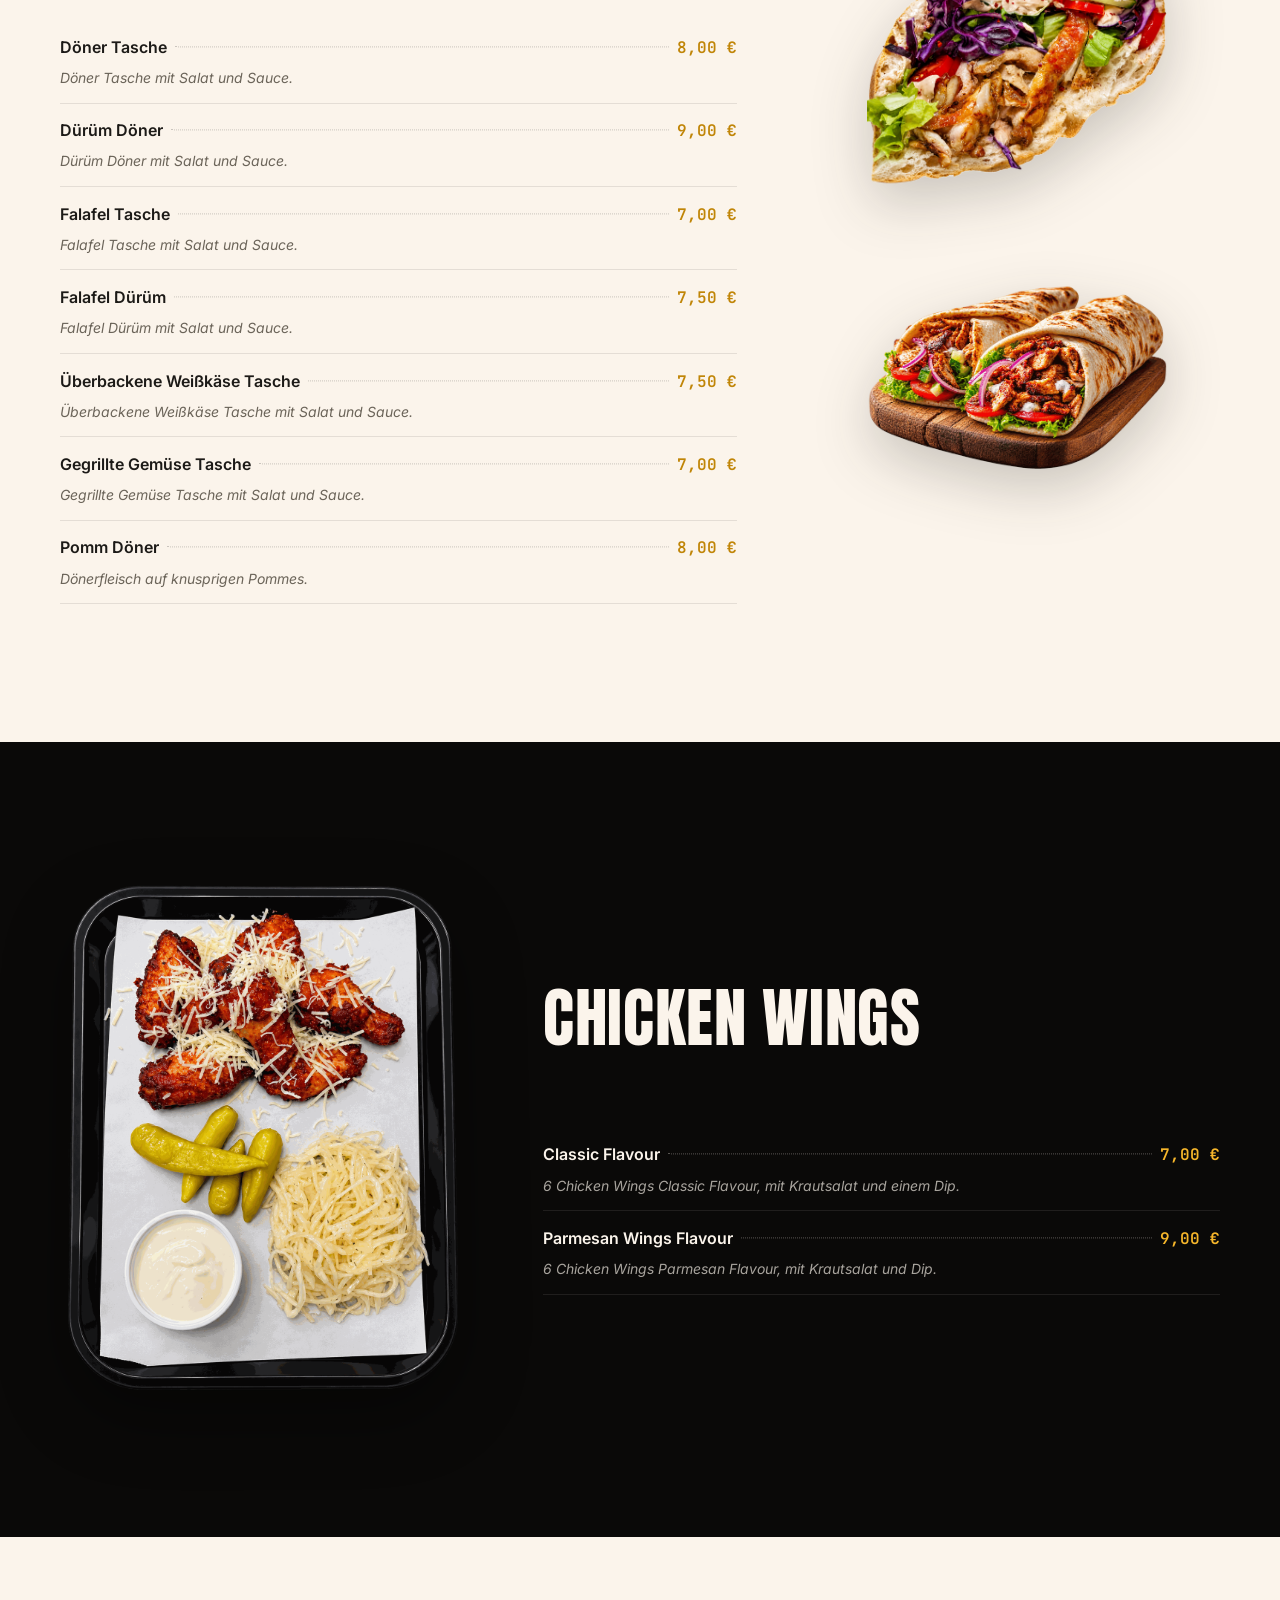
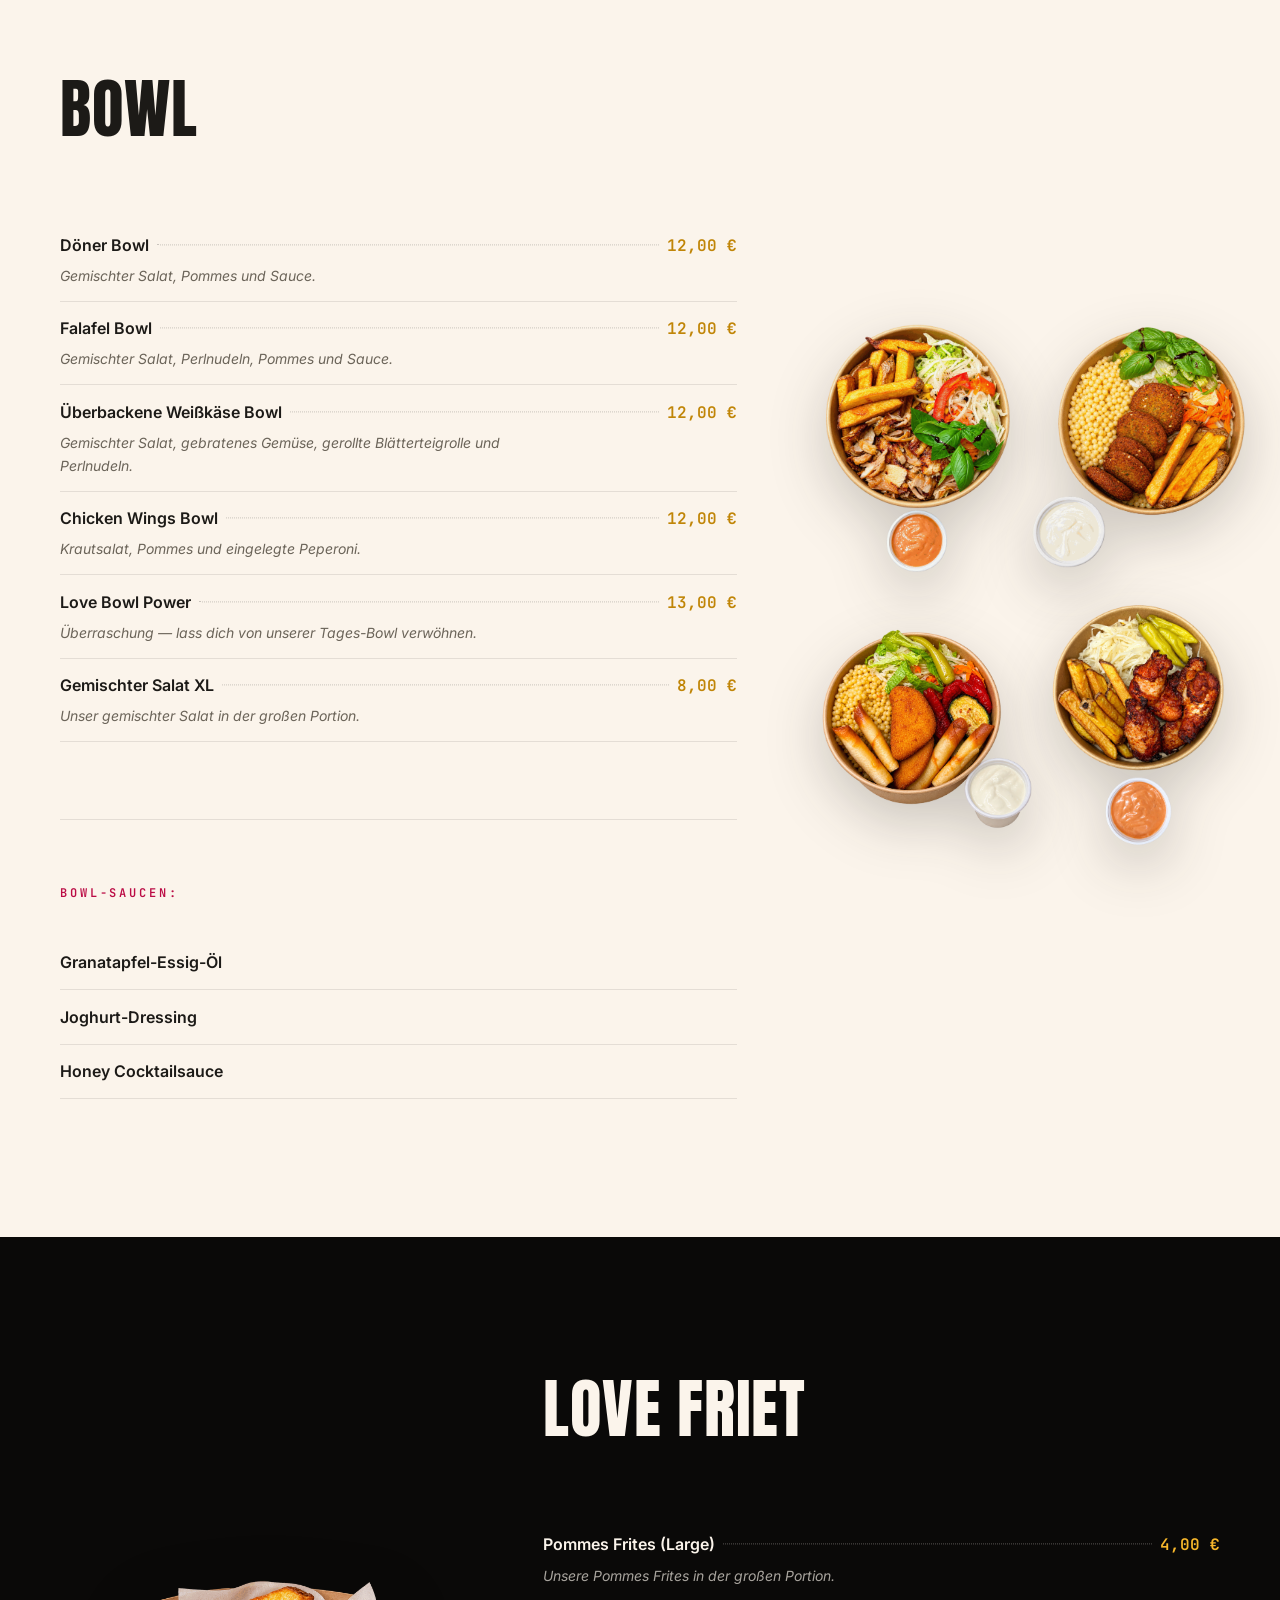
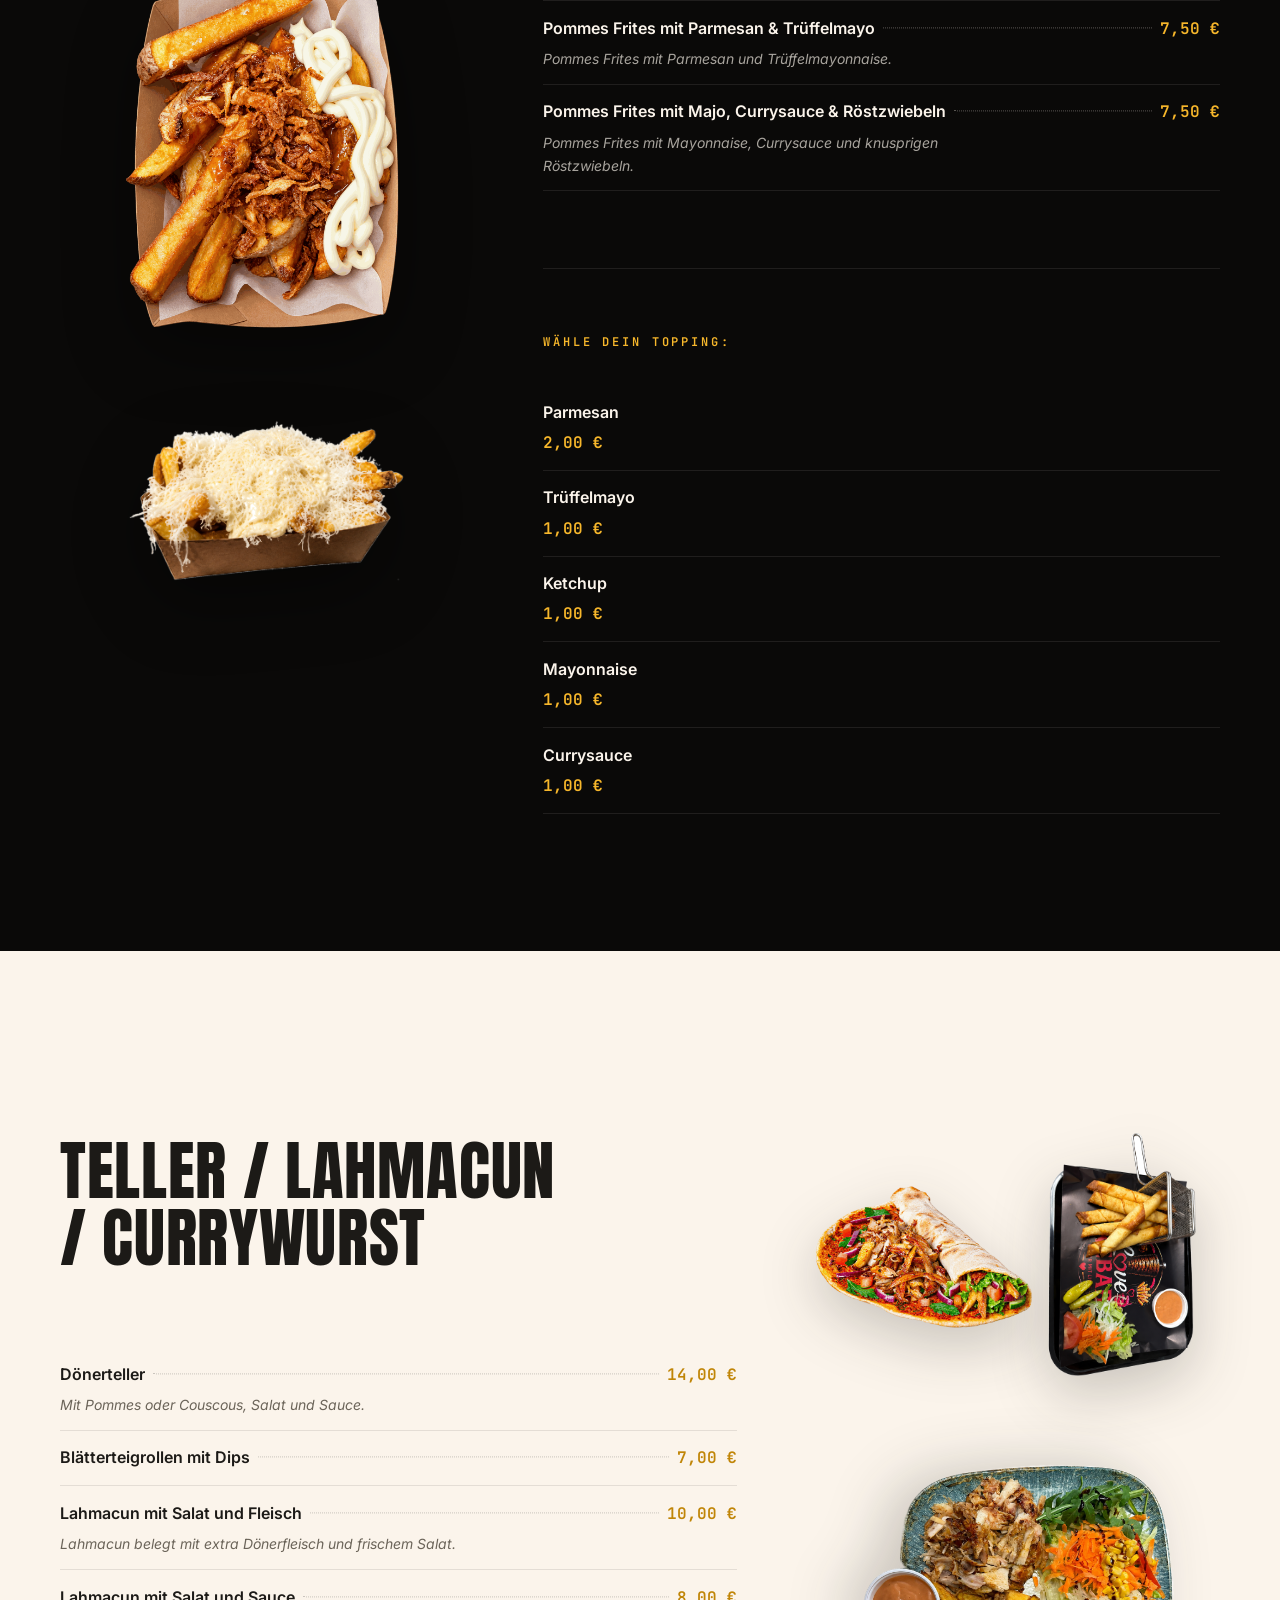
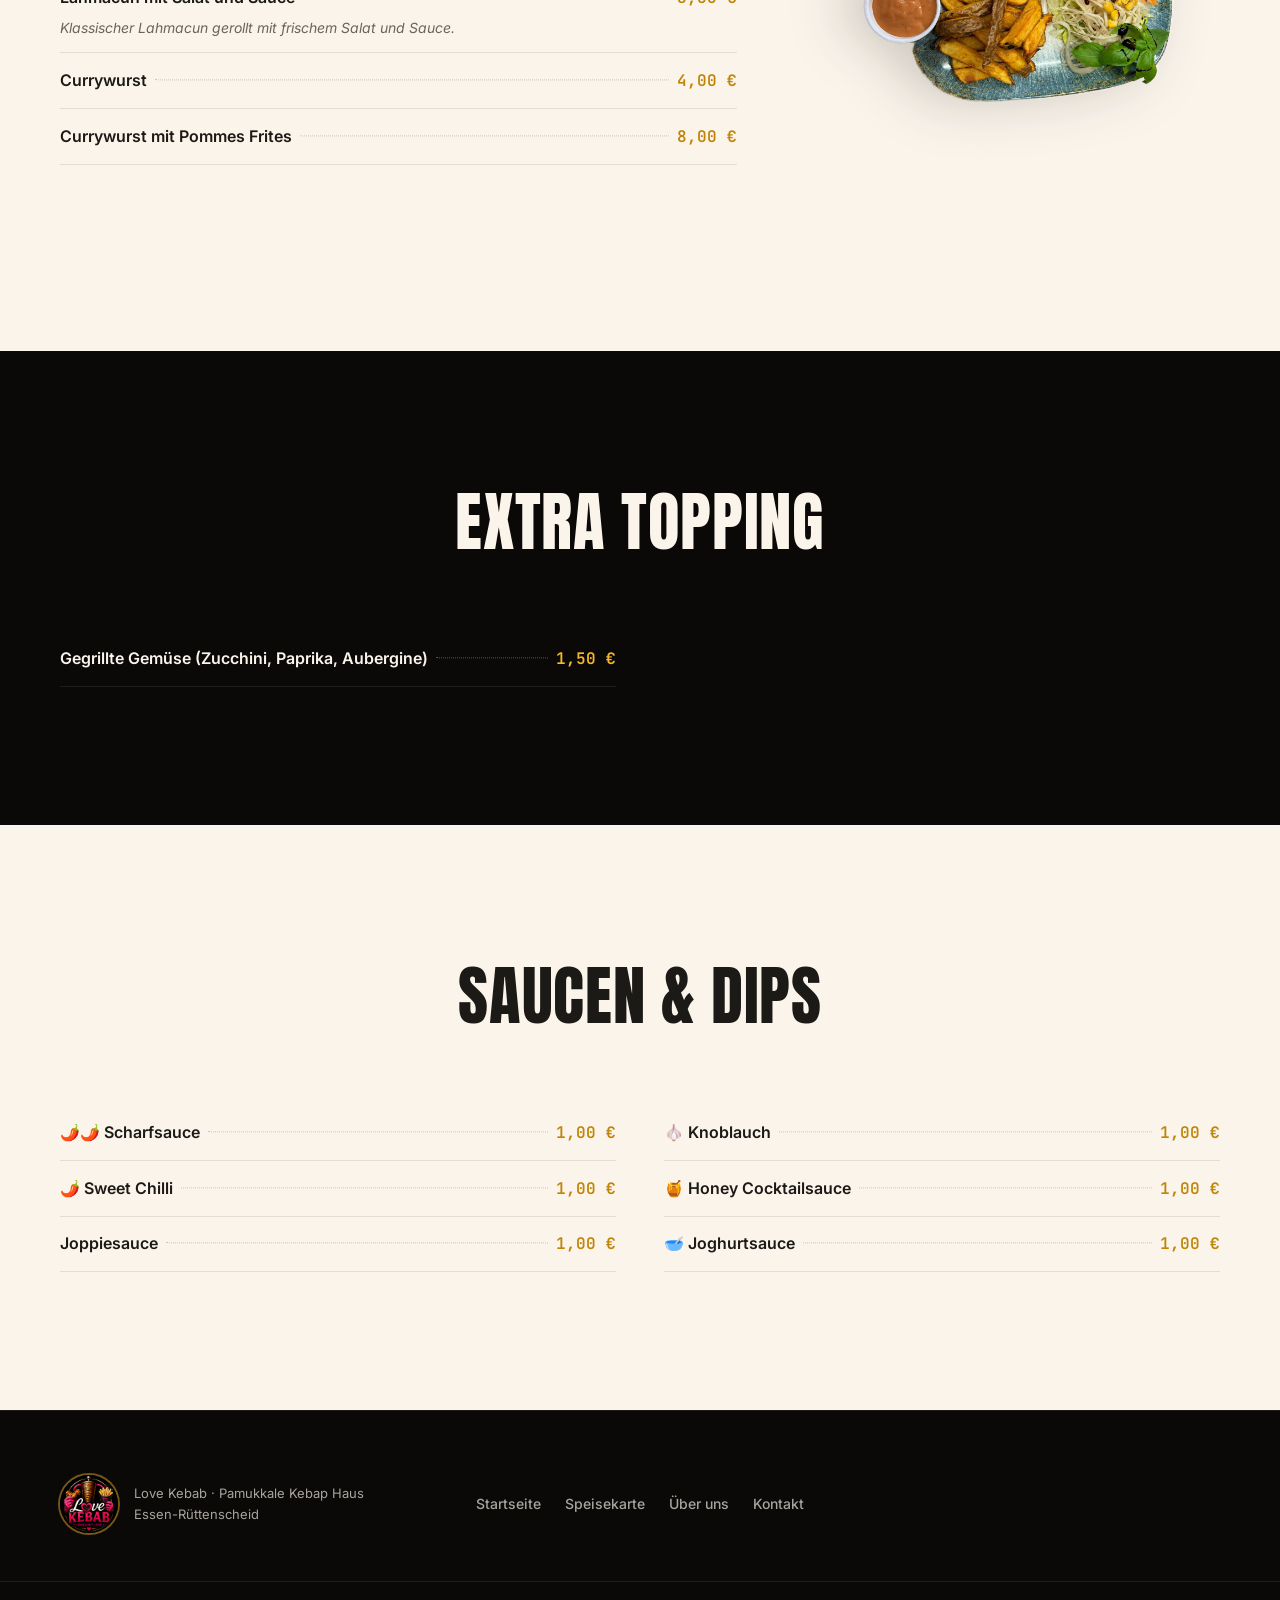
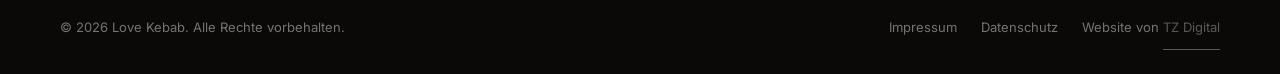
<file: menu.html>
<!DOCTYPE html>
<html lang="de">
<head>
  <meta charset="UTF-8">
  <meta name="viewport" content="width=device-width, initial-scale=1.0">
  <meta name="description" content="Die vollständige Speisekarte von Love Kebab in Essen-Rüttenscheid: Wraps, Taschen & Wrap Gerichte, Wings, Bowl, Love Friet, Teller, Lahmacun & Currywurst, Extra Topping, Saucen & Dips">
  <meta name="theme-color" content="#0a0908">
  <title>Speisekarte — Love Kebab</title>

  <link rel="icon" type="image/png" href="images/logo.png">
  <link rel="preconnect" href="https://fonts.googleapis.com">
  <link rel="preconnect" href="https://fonts.gstatic.com" crossorigin>
  <link href="https://fonts.googleapis.com/css2?family=Anton&family=Inter:wght@400;500;600;700&family=JetBrains+Mono:wght@500;600&display=swap" rel="stylesheet">
  <link rel="stylesheet" href="css/style.css?v=11">

  <script>document.documentElement.classList.add('js');</script>
</head>
<body data-page-title="menu.pageTitle" data-page-desc="menu.pageDescription">

  <a href="#main" class="skip-link" data-i18n="skip">Zum Inhalt springen</a>

  <!-- ================= NAVIGATION ================= -->
  <header class="site-header" id="site-header">
    <nav class="nav" aria-label="Hauptnavigation" data-i18n-aria="nav.ariaLabel">
      <button class="nav-toggle" type="button" aria-expanded="false" aria-controls="navOverlay" aria-label="Menü öffnen">
        <span class="nav-toggle-bar"></span>
        <span class="nav-toggle-bar"></span>
        <span class="nav-toggle-bar"></span>
      </button>

      <ul class="nav-links" id="nav-menu">
        <li><a href="index.html" data-i18n="nav.home">Startseite</a></li>
        <li><a href="menu.html" class="is-active" data-i18n="nav.menu">Speisekarte</a></li>
        <li><a href="index.html#ueber-uns" data-i18n="nav.about">Über uns</a></li>
        <li><a href="index.html#kontakt" data-i18n="nav.contact">Kontakt</a></li>
      </ul>

      <a href="index.html" class="nav-logo" aria-label="Love Kebab — Startseite" data-i18n-aria="nav.logoAria">
        <img src="images/logo.png" alt="Love Kebab Logo" width="80" height="80" class="nav-logo-img" data-content-img="logo">
      </a>

      <div class="nav-actions">
        <button class="lang-toggle" id="lang-toggle" type="button" aria-label="Sprache wechseln / Switch language">
          <span class="lang-option" data-lang="de">DE</span><span class="lang-sep">/</span><span class="lang-option" data-lang="en">EN</span>
        </button>
        <a href="tel:+4920179917572" class="btn btn--cta btn--sm" data-i18n="nav.call">Anrufen</a>
        <a href="https://wa.me/4920179917572" class="nav-whatsapp" aria-label="WhatsApp schreiben" data-i18n-aria="nav.whatsappAria" target="_blank" rel="noopener noreferrer">
          <svg viewBox="0 0 24 24" width="21" height="21" aria-hidden="true" fill="currentColor">
            <path d="M17.472 14.382c-.297-.149-1.758-.867-2.03-.967-.273-.099-.471-.148-.67.15-.197.297-.767.966-.94 1.164-.173.199-.347.223-.644.075-.297-.15-1.255-.463-2.39-1.475-.883-.788-1.48-1.761-1.653-2.059-.173-.297-.018-.458.13-.606.134-.133.298-.347.446-.52.149-.174.198-.298.298-.497.099-.198.05-.371-.025-.52-.075-.149-.669-1.612-.916-2.207-.242-.579-.487-.5-.669-.51-.173-.008-.371-.01-.57-.01-.198 0-.52.074-.792.372-.272.297-1.04 1.016-1.04 2.479 0 1.462 1.065 2.875 1.213 3.074.149.198 2.096 3.2 5.077 4.487.709.306 1.262.489 1.694.625.712.227 1.36.195 1.871.118.571-.085 1.758-.719 2.006-1.413.248-.694.248-1.289.173-1.413-.074-.124-.272-.198-.57-.347m-5.421 7.403h-.004a9.87 9.87 0 01-5.031-1.378l-.361-.214-3.741.982.998-3.648-.235-.374a9.86 9.86 0 01-1.51-5.26c.001-5.45 4.436-9.884 9.888-9.884 2.64 0 5.122 1.03 6.988 2.898a9.825 9.825 0 012.893 6.994c-.003 5.45-4.435 9.884-9.885 9.884m8.413-18.297A11.815 11.815 0 0012.05 0C5.495 0 .16 5.335.157 11.892c0 2.096.547 4.142 1.588 5.945L.057 24l6.305-1.654a11.882 11.882 0 005.683 1.448h.005c6.554 0 11.89-5.335 11.893-11.893a11.821 11.821 0 00-3.48-8.413z"/>
          </svg>
        </a>
      </div>
    </nav>
  </header>

  <div class="nav-overlay" id="navOverlay">
    <div class="nav-overlay-top">
      <img src="images/logo.png" alt="Love Kebab Logo" class="nav-overlay-logo" data-content-img="logo">
      <button class="nav-overlay-close" type="button" aria-label="Menü schließen">&#10005;</button>
    </div>
    <nav class="nav-overlay-links" aria-label="Mobile Navigation">
      <a href="index.html" data-i18n="nav.home">Startseite</a>
      <a href="menu.html" class="is-active" data-i18n="nav.menu">Speisekarte</a>
      <a href="index.html#ueber-uns" data-i18n="nav.about">Über uns</a>
      <a href="index.html#kontakt" data-i18n="nav.contact">Kontakt</a>
    </nav>
  </div>

  <main id="main">

    <!-- ================= MENU HERO ================= -->
    <section class="menu-hero">
      <div class="container menu-hero-inner">
        <p class="eyebrow reveal" data-i18n="nav.menu">Speisekarte</p>
        <h1 class="menu-hero-title reveal" style="--d:80ms" data-i18n="menu.heroTitle">Speisekarte</h1>
        <p class="menu-hero-sub reveal" style="--d:140ms" data-i18n="menu.heroSub">(Alle Gerichte enthalten Geflügelfleisch)</p>
      </div>
    </section>

    <!-- ================= QUICK JUMP ================= -->
    <nav class="menu-jump" aria-label="Speisekarte Kategorien">
      <div class="menu-jump-inner">
        <a class="menu-jump-link" href="#wraps" data-i18n="menu.jump.wraps">Wraps</a>
        <a class="menu-jump-link" href="#taschen-wrap-gerichte" data-i18n="menu.jump.taschenWrapGerichte">Taschen &amp; Wrap Gerichte</a>
        <a class="menu-jump-link" href="#wings" data-i18n="menu.jump.wings">Wings</a>
        <a class="menu-jump-link" href="#bowl" data-i18n="menu.jump.bowl">Bowl</a>
        <a class="menu-jump-link" href="#fries" data-i18n="menu.jump.fries">Love Friet</a>
        <a class="menu-jump-link" href="#teller" data-i18n="menu.jump.teller">Teller / Lahmacun / Currywurst</a>
        <a class="menu-jump-link" href="#extra-topping" data-i18n="menu.jump.extraTopping">Extra Topping</a>
        <a class="menu-jump-link" href="#sauces" data-i18n="menu.jump.sauces">Saucen &amp; Dips</a>
          </div>
    </nav>

    <!-- ================= WRAPS ================= -->
    <section class="section section--dark menu-cat menu-cat--photo" id="wraps">
      <div class="container menu-cat-inner">
        <div class="menu-cat-photo-group" data-menu-cat-photos></div>
        <div class="menu-cat-content">
          <div class="section-header section-header--left">
            <h2 class="section-title reveal" style="--d:80ms" data-i18n="menu.cat.wrapsTitle">Wraps</h2>
          </div>
          <div class="list-grid" data-menu-grid="wraps"></div>
        </div>
      </div>
    </section>

    <!-- ================= TASCHEN UND WRAP GERICHTE ================= -->
    <section class="section section--light menu-cat menu-cat--photo menu-cat--reverse" id="taschen-wrap-gerichte">
      <div class="container menu-cat-inner">
        <div class="menu-cat-photo-group" data-menu-cat-photos></div>
        <div class="menu-cat-content">
          <div class="section-header section-header--left">
            <h2 class="section-title reveal" style="--d:80ms" data-i18n="menu.cat.taschenWrapGerichteTitle">Taschen und Wrap Gerichte</h2>
          </div>
          <div class="list-grid" data-menu-grid="taschen-wrap-gerichte"></div>
        </div>
      </div>
    </section>

    <!-- ================= WINGS ================= -->
    <section class="section section--dark menu-cat menu-cat--photo" id="wings">
      <div class="container menu-cat-inner">
        <div class="menu-cat-photo-group" data-menu-cat-photos></div>
        <div class="menu-cat-content">
          <div class="section-header section-header--left">
            <h2 class="section-title reveal" style="--d:80ms" data-i18n="menu.cat.wingsTitle">Chicken Wings</h2>
          </div>
          <div class="list-grid" data-menu-grid="wings"></div>
        </div>
      </div>
    </section>

    <!-- ================= BOWL ================= -->
    <section class="section section--light menu-cat menu-cat--photo menu-cat--reverse" id="bowl">
      <div class="container menu-cat-inner">
        <div class="menu-cat-photo-group" data-menu-cat-photos></div>
        <div class="menu-cat-content">
          <div class="section-header section-header--left">
            <h2 class="section-title reveal" style="--d:80ms" data-i18n="menu.cat.bowlTitle">Bowl</h2>
          </div>
          <div class="list-grid" data-menu-grid="bowl"></div>
          <div class="menu-sublist" data-menu-sublist></div>
        </div>
      </div>
    </section>

    <!-- ================= LOVE FRIET ================= -->
    <section class="section section--dark menu-cat menu-cat--photo" id="fries">
      <div class="container menu-cat-inner">
        <div class="menu-cat-photo-group" data-menu-cat-photos></div>
        <div class="menu-cat-content">
          <div class="section-header section-header--left">
            <h2 class="section-title reveal" style="--d:80ms" data-i18n="menu.cat.friesTitle">Love Friet</h2>
          </div>
          <div class="list-grid" data-menu-grid="fries"></div>
          <div class="menu-sublist" data-menu-sublist></div>
        </div>
      </div>
    </section>

    <!-- ================= TELLER / LAHMACUN / CURRYWURST ================= -->
    <section class="section section--light menu-cat menu-cat--photo menu-cat--reverse" id="teller">
      <div class="container menu-cat-inner">
        <div class="menu-cat-photo-group" data-menu-cat-photos></div>
        <div class="menu-cat-content">
          <div class="section-header section-header--left">
            <h2 class="section-title reveal" style="--d:80ms" data-i18n="menu.cat.tellerTitle">Teller / Lahmacun / Currywurst</h2>
          </div>
          <div class="list-grid" data-menu-grid="teller"></div>
        </div>
      </div>
    </section>

    <!-- ================= EXTRA TOPPING ================= -->
    <section class="section section--dark menu-cat" id="extra-topping">
      <div class="container">
        <div class="section-header">
          <h2 class="section-title reveal" style="--d:80ms" data-i18n="menu.cat.extraToppingTitle">Extra Topping</h2>
        </div>
        <div class="list-grid" data-menu-grid="extra-topping"></div>
      </div>
    </section>

    <!-- ================= SAUCEN & DIPS ================= -->
    <section class="section section--light menu-cat" id="sauces">
      <div class="container">
        <div class="section-header">
          <h2 class="section-title reveal" style="--d:80ms" data-i18n="menu.cat.saucesTitle">Saucen &amp; Dips</h2>
        </div>
        <div class="product-grid" data-menu-grid="sauces"></div>
      </div>
    </section>


  </main>

  <!-- ================= FOOTER ================= -->
  <footer class="site-footer">
    <div class="container footer-grid">
      <div class="footer-brand">
        <img src="images/logo.png" alt="Love Kebab" width="58" height="58" class="footer-logo" data-content-img="logo">
        <p class="footer-legal" data-i18n="footer.legal">Love Kebab · Pamukkale Kebap Haus<br>Essen-Rüttenscheid</p>
      </div>

      <nav class="footer-nav" aria-label="Footer Navigation">
        <a href="index.html" data-i18n="nav.home">Startseite</a>
        <a href="menu.html" data-i18n="nav.menu">Speisekarte</a>
        <a href="index.html#ueber-uns" data-i18n="nav.about">Über uns</a>
        <a href="index.html#kontakt" data-i18n="nav.contact">Kontakt</a>
      </nav>

    </div>

    <div class="footer-bottom">
      <div class="container footer-bottom-inner">
        <p>© <span id="year">2026</span> Love Kebab. <span data-i18n="footer.rights">Alle Rechte vorbehalten.</span></p>
        <div class="footer-right">
          <nav class="footer-legal-links" aria-label="Rechtliches">
            <a href="impressum.html" data-i18n="footer.imprint">Impressum</a>
            <a href="datenschutz.html" data-i18n="footer.privacy">Datenschutz</a>
          </nav>
          <p class="footer-credit"><span data-i18n="footer.credit">Website von</span> <a href="https://tz-digital.de" target="_blank" rel="noopener noreferrer">TZ Digital</a></p>
        </div>
      </div>
    </div>
  </footer>

  <button class="scroll-top" id="scroll-top" type="button" aria-label="Nach oben scrollen">
    <svg viewBox="0 0 24 24" width="18" height="18" fill="none" stroke="currentColor" stroke-width="2.5" aria-hidden="true">
      <path d="M12 19V5M5 12l7-7 7 7"/>
    </svg>
  </button>

  <script src="js/main.js"></script>
</body>
</html>
</file>
<file: css/style.css>
/* ==========================================================================
   LOVE KEBAB — Döner mit Liebe · Essen-Rüttenscheid
   Design tokens extracted from the brand logo. Do not deviate.
   ========================================================================== */

/* ---------------------------------------------------------------- tokens */
:root {
  /* Accent — hot pink (logo glove / "KEBAB" lettering) */
  --accent-50:#faf0f3;  --accent-100:#f2d9e1; --accent-200:#f9a4c0;
  --accent-300:#f66a98; --accent-400:#f23170; --accent-500:#dd0e52;
  --accent-600:#bb0c45; --accent-700:#950937; --accent-800:#690727;
  --accent-900:#3b0718;

  /* Gold (logo ring, fries) */
  --gold-50:#faf7ef;  --gold-100:#f4ebd7; --gold-200:#fcdfa2;
  --gold-300:#f9cb66; --gold-400:#f7b72b; --gold-500:#e29d08;
  --gold-600:#c08507; --gold-700:#996a06; --gold-800:#6c4b04;
  --gold-900:#3b2b07;

  /* Neutrals — warm black / cream */
  --neutral-0:#ffffff;  --neutral-50:#fbf4eb; --neutral-100:#f0e9df;
  --neutral-300:#b8b0a3; --neutral-500:#6b6459; --neutral-700:#332f2a;
  --neutral-800:#1c1a17; --neutral-900:#0a0908;

  --brown-500:#6d3c20;
  --whatsapp:#25d366;

  /* Semantic */
  --bg-dark: var(--neutral-900);
  --bg-dark-2: #12100d;
  --bg-card-dark: #181512;
  --bg-light: var(--neutral-50);
  --text-on-dark: var(--neutral-50);
  --text-muted-dark: rgba(251, 244, 235, 0.66);
  --text-on-light: var(--neutral-800);
  --text-muted-light: var(--neutral-500);
  --line-dark: rgba(251, 244, 235, 0.09);
  --line-light: rgba(28, 26, 23, 0.1);

  /* Type */
  --font-display: 'Anton', 'Arial Narrow', 'Impact', sans-serif;
  --font-body: 'Inter', system-ui, -apple-system, sans-serif;
  --font-mono: 'JetBrains Mono', ui-monospace, monospace;

  --fs-display: clamp(3.25rem, 7.2vw + 1rem, 6.75rem);
  --fs-h2: clamp(2.375rem, 3.6vw + 1.2rem, 4.25rem);
  --fs-h3: clamp(1.625rem, 1.2vw + 1.2rem, 2.25rem);
  --fs-h4: 1.25rem;
  --fs-lead: clamp(1.0625rem, 0.35vw + 1rem, 1.1875rem);
  --fs-body: 1rem;
  --fs-sm: 0.875rem;
  --fs-xs: 0.8125rem;
  --fs-mono: 0.75rem;

  /* 8px spacing scale */
  --sp-1: 0.5rem;  --sp-2: 1rem;   --sp-3: 1.5rem; --sp-4: 2rem;
  --sp-5: 2.5rem;  --sp-6: 3rem;   --sp-8: 4rem;   --sp-10: 5rem;
  --sp-12: 6rem;   --sp-16: 8rem;

  --section-pad: clamp(5.5rem, 7vw + 3rem, 9.5rem);

  /* Shape / elevation */
  --radius-sm: 8px;
  --radius-md: 14px;
  --radius-lg: 22px;
  --radius-pill: 999px;
  --shadow-lift: 0 2px 6px rgba(10, 9, 8, 0.05), 0 22px 48px -18px rgba(10, 9, 8, 0.25);
  --shadow-lift-dark: 0 26px 52px -16px rgba(0, 0, 0, 0.6);

  /* Layout */
  --nav-height: 96px;
  --container-max: 1240px;
  --container-pad: clamp(1.25rem, 4vw, 2.5rem);

  /* Motion */
  --ease-out: cubic-bezier(0.22, 1, 0.36, 1);
  --ease-soft: cubic-bezier(0.33, 1, 0.68, 1);
  --ease-expo: cubic-bezier(0.19, 1, 0.22, 1);
}

/* ------------------------------------------------------------ reset/base */
*, *::before, *::after { box-sizing: border-box; margin: 0; padding: 0; }

html {
  scroll-behavior: smooth;
  -webkit-text-size-adjust: 100%;
  overflow-x: hidden;
  overflow-x: clip;
}

body {
  font-family: var(--font-body);
  font-size: var(--fs-body);
  line-height: 1.65;
  color: var(--text-on-dark);
  background: var(--bg-dark);
  overflow-x: hidden;
  overflow-x: clip;
}

img, svg, iframe { display: block; max-width: 100%; }
a { color: inherit; text-decoration: none; }
ul { list-style: none; }
button { font: inherit; cursor: pointer; border: none; background: none; color: inherit; }
address { font-style: normal; }
strong { font-weight: 600; }

::selection { background: var(--accent-500); color: var(--neutral-0); }

:focus-visible {
  outline: 2px solid var(--gold-400);
  outline-offset: 3px;
  border-radius: 4px;
}

/* ------------------------------------------------------------- utilities */
.container {
  width: 100%;
  max-width: var(--container-max);
  margin-inline: auto;
  padding-inline: var(--container-pad);
}

.skip-link {
  position: absolute;
  top: -100%;
  left: var(--sp-2);
  z-index: 9999;
  padding: 0.75rem 1.25rem;
  background: var(--accent-500);
  color: var(--neutral-0);
  border-radius: var(--radius-sm);
  font-weight: 600;
  font-size: var(--fs-sm);
  transition: top 0.2s var(--ease-out);
}
.skip-link:focus { top: var(--sp-2); }

.section { padding-block: var(--section-pad); }
.section--light { background: var(--bg-light); color: var(--text-on-light); }
.section--dark { background: var(--bg-dark); color: var(--text-on-dark); }

/* values → contact are both light with no color break between them (the
   dark gallery section that used to sit here is gone) — their default
   padding stacked into an oversized gap, so tighten just this seam */
.values { padding-bottom: clamp(1.5rem, 3vw, 2.5rem); }
.values + .contact { padding-top: clamp(1.5rem, 3vw, 2.5rem); }

.eyebrow {
  display: flex;
  align-items: center;
  gap: 0.75rem;
  font-family: var(--font-mono);
  font-size: var(--fs-mono);
  font-weight: 600;
  letter-spacing: 0.24em;
  text-transform: uppercase;
  color: var(--accent-600);
  margin-bottom: var(--sp-2);
}
.eyebrow::before {
  content: '';
  width: 30px;
  height: 2px;
  background: currentColor;
  border-radius: 2px;
  opacity: 0.85;
}
.section--dark .eyebrow { color: var(--gold-400); }

.section-title {
  font-family: var(--font-display);
  font-size: var(--fs-h2);
  font-weight: 400;
  text-transform: uppercase;
  letter-spacing: 0.01em;
  line-height: 1.02;
  text-wrap: balance;
  margin-bottom: var(--sp-3);
}
.section--light .section-title { color: var(--neutral-800); }

.section-body {
  font-size: var(--fs-lead);
  line-height: 1.75;
  max-width: 54ch;
  color: var(--text-muted-light);
}
.section-body + .section-body { margin-top: var(--sp-2); }
.section--dark .section-body { color: var(--text-muted-dark); }

.section-header {
  text-align: center;
  margin-bottom: clamp(var(--sp-6), 6vw, var(--sp-10));
}
.section-header .eyebrow { justify-content: center; }
.section-header .section-title { margin-bottom: 0; }
.section-header--left { text-align: left; }
.section-header--left .eyebrow { justify-content: flex-start; }

/* ---------------------------------------------------- image placeholders */
.img-placeholder {
  position: relative;
  display: flex;
  flex-direction: column;
  align-items: center;
  justify-content: center;
  gap: 0.875rem;
  min-height: 260px;
  border-radius: var(--radius-md);
  background:
    repeating-linear-gradient(-45deg,
      rgba(251, 244, 235, 0.025) 0 14px, transparent 14px 28px),
    linear-gradient(160deg, rgba(247, 183, 43, 0.07), rgba(221, 14, 82, 0.05) 55%, transparent),
    var(--bg-card-dark);
  outline: 1.5px dashed rgba(251, 244, 235, 0.28);
  outline-offset: -14px;
  color: rgba(251, 244, 235, 0.55);
  text-align: center;
  padding: var(--sp-3);
}
.img-placeholder svg { opacity: 0.6; }

.ph-label {
  font-family: var(--font-mono);
  font-size: var(--fs-mono);
  font-weight: 600;
  letter-spacing: 0.14em;
  text-transform: uppercase;
}
.ph-sub {
  font-family: var(--font-mono);
  font-size: 0.6875rem;
  letter-spacing: 0.08em;
  opacity: 0.6;
  margin-top: -0.375rem;
}

.section--light .img-placeholder {
  background:
    repeating-linear-gradient(-45deg,
      rgba(28, 26, 23, 0.028) 0 14px, transparent 14px 28px),
    linear-gradient(160deg, rgba(226, 157, 8, 0.09), rgba(221, 14, 82, 0.05) 55%, transparent),
    var(--neutral-100);
  outline-color: rgba(28, 26, 23, 0.26);
  color: var(--neutral-500);
}

/* ---------------------------------------------------------------- buttons */
.btn {
  display: inline-flex;
  align-items: center;
  justify-content: center;
  gap: 0.625rem;
  min-height: 48px;
  padding: 0.8125rem 1.875rem;
  font-size: 0.9375rem;
  font-weight: 600;
  letter-spacing: 0.005em;
  border-radius: var(--radius-pill);
  white-space: nowrap;
  transition:
    background-color 0.25s var(--ease-soft),
    color 0.25s var(--ease-soft),
    border-color 0.25s var(--ease-soft),
    box-shadow 0.35s var(--ease-soft),
    transform 0.35s var(--ease-soft);
}
.btn:active { transform: translateY(0) scale(0.98); }

.btn--gold {
  background: var(--gold-400);
  color: var(--neutral-900);
  box-shadow: 0 4px 22px -6px rgba(247, 183, 43, 0.5);
}
.btn--gold:hover {
  background: var(--gold-300);
  transform: translateY(-2px);
  box-shadow: 0 12px 30px -8px rgba(247, 183, 43, 0.6);
}

.btn--cta {
  background: var(--accent-500);
  color: var(--neutral-0);
}
.btn--cta:hover {
  background: var(--accent-400);
  transform: translateY(-2px);
  box-shadow: 0 10px 26px -8px rgba(221, 14, 82, 0.65);
}

.btn--outline {
  background: transparent;
  color: var(--text-on-dark);
  border: 1.5px solid rgba(251, 244, 235, 0.35);
}
.btn--outline:hover {
  border-color: var(--gold-400);
  color: var(--gold-200);
  transform: translateY(-2px);
}

.btn--whatsapp {
  background: var(--whatsapp);
  color: #06281a;
  margin-top: var(--sp-3);
}
.btn--whatsapp:hover {
  background: #3fe07c;
  transform: translateY(-2px);
  box-shadow: 0 10px 26px -8px rgba(37, 211, 102, 0.55);
}

.btn--sm { min-height: 44px; padding: 0.625rem 1.5rem; font-size: var(--fs-sm); }
.btn--lg { min-height: 56px; padding: 1rem 2.375rem; font-size: 1.0625rem; }

/* ------------------------------------------------------------- navigation */
.site-header {
  position: fixed;
  inset: 0 0 auto 0;
  z-index: 1000;
}

.nav {
  display: grid;
  grid-template-columns: 1fr auto 1fr;
  align-items: center;
  height: var(--nav-height);
  padding-inline: var(--container-pad);
  background: transparent;
  border-bottom: 1px solid transparent;
  transition:
    background-color 0.4s var(--ease-soft),
    border-color 0.4s var(--ease-soft),
    backdrop-filter 0.4s var(--ease-soft);
}

.nav--scrolled {
  background: rgba(10, 9, 8, 0.85);
  -webkit-backdrop-filter: blur(16px) saturate(1.4);
  backdrop-filter: blur(16px) saturate(1.4);
  border-bottom-color: var(--line-dark);
}

.nav-links {
  display: flex;
  gap: clamp(1.25rem, 2.4vw, 2.375rem);
  justify-self: start;
}

.nav-links a {
  position: relative;
  display: inline-flex;
  align-items: center;
  min-height: 44px;
  font-size: var(--fs-sm);
  font-weight: 500;
  letter-spacing: 0.01em;
  color: rgba(251, 244, 235, 0.85);
  transition: color 0.25s var(--ease-soft);
}
.nav-links a::after {
  content: '';
  position: absolute;
  left: 0; right: 100%;
  bottom: 8px;
  height: 2px;
  background: var(--accent-400);
  border-radius: 2px;
  transition: right 0.3s var(--ease-out);
}
.nav-links a:hover { color: var(--neutral-0); }
.nav-links a:hover::after { right: 0; }

.nav-logo {
  grid-column: 2;
  justify-self: center;
  display: flex;
  border-radius: 50%;
  transition: transform 0.3s var(--ease-soft);
}
.nav-logo:hover { transform: scale(1.06) rotate(-3deg); }
.nav-logo-img {
  width: 80px;
  height: 80px;
  border-radius: 50%;
  object-fit: cover;
  box-shadow:
    0 0 0 2px rgba(247, 183, 43, 0.6),
    0 4px 16px rgba(0, 0, 0, 0.5);
}

.nav-actions {
  display: flex;
  align-items: center;
  gap: 0.75rem;
  justify-self: end;
  grid-column: 3;
}

.nav-call {
  display: flex;
  align-items: center;
  justify-content: center;
  width: 44px;
  height: 44px;
  border-radius: 50%;
  color: rgba(251, 244, 235, 0.85);
  transition: color 0.25s, background-color 0.25s, transform 0.25s var(--ease-soft);
}
.nav-call:hover {
  color: var(--gold-400);
  background: rgba(247, 183, 43, 0.12);
  transform: translateY(-1px);
}

.lang-toggle {
  display: flex;
  align-items: center;
  gap: 0.3rem;
  height: 40px;
  padding: 0 0.7rem;
  border-radius: 999px;
  border: 1px solid rgba(251, 244, 235, 0.22);
  background: transparent;
  font-family: var(--font-mono);
  font-size: 0.75rem;
  font-weight: 600;
  letter-spacing: 0.03em;
  transition: border-color 0.25s var(--ease-soft), background-color 0.25s var(--ease-soft);
}
.lang-toggle:hover { border-color: rgba(251, 244, 235, 0.5); }
.lang-option {
  color: rgba(251, 244, 235, 0.45);
  transition: color 0.25s var(--ease-soft);
}
.lang-option.is-active { color: var(--gold-400); }
.lang-sep { color: rgba(251, 244, 235, 0.25); font-size: 0.9em; }

.nav-toggle {
  display: none;
  flex-direction: column;
  justify-content: center;
  align-items: center;
  gap: 5px;
  width: 44px;
  height: 44px;
  z-index: 1001;
}
.nav-toggle-bar {
  display: block;
  width: 22px;
  height: 2px;
  background: var(--text-on-dark);
  border-radius: 2px;
  transition: transform 0.3s var(--ease-out), opacity 0.2s;
}
.nav-toggle[aria-expanded="true"] .nav-toggle-bar:nth-child(1) { transform: translateY(7px) rotate(45deg); }
.nav-toggle[aria-expanded="true"] .nav-toggle-bar:nth-child(2) { opacity: 0; }
.nav-toggle[aria-expanded="true"] .nav-toggle-bar:nth-child(3) { transform: translateY(-7px) rotate(-45deg); }

/* ------------------------------------------------------- mobile nav overlay */
.nav-overlay {
  position: fixed;
  inset: 0;
  z-index: 1200;
  display: flex;
  flex-direction: column;
  justify-content: center;
  padding: 32px 28px;
  background: var(--neutral-900);
  transform: translateY(-100%);
  transition: transform 0.4s var(--ease-soft);
}
.nav-overlay.is-open { transform: translateY(0); }

.nav-overlay-top {
  position: absolute;
  top: 24px;
  left: 24px;
  right: 24px;
  display: flex;
  align-items: center;
  justify-content: space-between;
}
.nav-overlay-logo { height: 40px; width: 40px; border-radius: 50%; }
.nav-overlay-close {
  display: flex;
  align-items: center;
  justify-content: center;
  width: 40px;
  height: 40px;
  color: var(--text-on-dark);
  font-size: 1.6rem;
  line-height: 1;
  transition: color 0.2s var(--ease-soft);
}
.nav-overlay-close:hover { color: var(--gold-400); }

.nav-overlay-links {
  display: flex;
  flex-direction: column;
  gap: 0.25rem;
  margin-bottom: var(--sp-5);
}
.nav-overlay-links a {
  font-family: var(--font-display);
  text-transform: uppercase;
  font-weight: 400;
  color: var(--text-on-dark);
  font-size: clamp(2.4rem, 12vw, 3.4rem);
  line-height: 1.1;
  transition: color 0.2s var(--ease-soft);
}
.nav-overlay-links a:hover,
.nav-overlay-links a.is-active { color: var(--gold-400); }

.nav-overlay .btn { align-self: flex-start; }

body.nav-open { overflow: hidden; }

@media (min-width: 821px) {
  .nav-overlay { display: none !important; }
}

/* ------------------------------------------------------------------- hero */
.hero {
  position: relative;
  min-height: 100svh;
  display: flex;
  flex-direction: column;
  background: var(--bg-dark);
  padding-top: var(--nav-height);
  overflow: visible;
}

.hero-texture {
  position: absolute;
  inset: 0;
  background: url("data:image/svg+xml,%3Csvg viewBox='0 0 256 256' xmlns='http://www.w3.org/2000/svg'%3E%3Cfilter id='n'%3E%3CfeTurbulence type='fractalNoise' baseFrequency='0.8' numOctaves='4' stitchTiles='stitch'/%3E%3C/filter%3E%3Crect width='100%25' height='100%25' filter='url(%23n)' opacity='0.05'/%3E%3C/svg%3E");
  pointer-events: none;
}

.hero-glow {
  position: absolute;
  inset: 0;
  background:
    radial-gradient(40% 44% at 72% 42%, rgba(221, 14, 82, 0.15), transparent 70%),
    radial-gradient(32% 36% at 16% 80%, rgba(226, 157, 8, 0.1), transparent 70%),
    radial-gradient(60% 50% at 50% 0%, rgba(28, 26, 23, 0.65), transparent 80%);
  pointer-events: none;
}

/* oversized outlined ghost word along the hero bottom */
.hero-ghost {
  position: absolute;
  bottom: clamp(1.5rem, 5vh, 3.5rem);
  left: 50%;
  transform: translateX(-50%);
  font-family: var(--font-display);
  font-size: clamp(5rem, 13.5vw, 12.5rem);
  line-height: 1;
  text-transform: uppercase;
  letter-spacing: 0.02em;
  white-space: nowrap;
  color: transparent;
  -webkit-text-stroke: 1.5px rgba(251, 244, 235, 0.9);
  pointer-events: none;
  user-select: none;
}

.hero-inner {
  position: relative;
  z-index: 2;
  flex: 1;
  display: flex;
  flex-direction: column;
  align-items: center;
  gap: clamp(var(--sp-3), 3vh, var(--sp-4));
  width: 100%;
  margin-inline: auto;
  padding-inline: 0;
  padding-block: clamp(var(--sp-3), 4vh, var(--sp-6)) clamp(var(--sp-8), 12vh, var(--sp-12));
}

/* image + overlaid headline */
.hero-stage {
  position: relative;
  width: 100%;
  max-width: none;
  margin-inline: auto;
}

.hero-content {
  position: absolute;
  z-index: 3;
  left: 50%;
  top: clamp(0.5rem, 5%, 2.5rem);
  transform: translateX(-50%);
  max-width: min(64%, 720px);
  text-align: center;
  width: 100%;
}

.hero-kicker {
  font-family: var(--font-mono);
  font-size: clamp(1rem, 1.6vw, 1.375rem);
  font-weight: 600;
  letter-spacing: 0.24em;
  text-transform: uppercase;
  color: var(--gold-400);
  margin-bottom: var(--sp-2);
}
html.js .hero-kicker { opacity: 0; animation: fadeUp 0.8s var(--ease-expo) 0.55s forwards; }

/* headline entrance */
.hero-title {
  font-family: var(--font-display);
  font-size: var(--fs-display);
  font-weight: 400;
  text-transform: uppercase;
  letter-spacing: 0.005em;
  line-height: 0.98;
  margin-bottom: clamp(var(--sp-2), 3vh, var(--sp-3));
}
.hero-title .line {
  display: block;
  overflow: hidden;
  padding-block: 0.04em; /* keep descenders from clipping */
}
.hero-title .word {
  display: inline-block;
  margin-right: 0.16em;
}
.hero-title .word:last-child { margin-right: 0; }
html.js .hero-title .word {
  transform: translateY(118%);
  animation: wordUp 0.9s var(--ease-expo) forwards;
  animation-delay: calc(0.2s + var(--i) * 90ms);
}
.hero-title .word--accent { color: var(--accent-500); }

/* hero image */
.hero-visual {
  position: relative;
  width: 100%;
  margin-top: clamp(-140px, -10svh, -60px);
}

@media (min-width: 861px) {
  .hero-visual {
    margin-top: 0;
    transform: translateY(clamp(-260px, -11.5vw, -120px));
  }
}

.hero-image-wrap {
  position: relative;
  width: 100%;
  aspect-ratio: 1536 / 1024;
  overflow: hidden;
  will-change: transform, opacity;
}
html.js .hero-image-wrap { opacity: 0; animation: heroImageIn 1.1s var(--ease-expo) 0.45s forwards; }
.hero-image {
  display: block;
  position: absolute;
  top: 50%;
  left: 50%;
  width: 128%;
  height: auto;
  max-width: none;
  transform: translate(-50%, -50%);
}

@media (max-width: 860px) {
  /* keep the desktop overlay treatment — headline sits on top of the
     photo as a big background, just resized/cropped for a taller frame */
  .hero { min-height: auto; }
  .hero-inner { flex: none; padding-bottom: clamp(0.5rem, 2vh, 1rem); }
  .hero-ghost { bottom: calc(0.25rem + 10px); }
  .hero-visual { margin-top: -20px; }
  .hero-image-wrap { aspect-ratio: 4 / 5; }
  .hero-image {
    top: 0;
    left: 0;
    width: 100%;
    height: 100%;
    max-width: none;
    object-fit: cover;
    transform: none;
  }
  .hero-content {
    max-width: 92%;
  }
  .hero-content::before {
    content: "";
    position: absolute;
    inset: -16% -12%;
    z-index: -1;
    pointer-events: none;
    background: radial-gradient(60% 70% at 50% 38%, rgba(15, 13, 11, 0.65), rgba(15, 13, 11, 0) 78%);
  }
}

/* --------------------------------------------------------------- marquee */
.marquee {
  position: relative;
  z-index: 1;
  width: 100% !important;
  background: var(--accent-500);
  color: var(--neutral-50);
  margin-block: 0;
  transform: none !important;
  rotate: none !important;
  skew: none !important;
  box-shadow: 0 14px 34px -14px rgba(221, 14, 82, 0.55);
  overflow: hidden;
  isolation: isolate;
}
.marquee-group { transform: none !important; }

.marquee-track {
  display: flex;
  width: max-content;
  animation: marqueeScroll 19.5s linear infinite;
}
.marquee:hover .marquee-track { animation-play-state: paused; }

.marquee-group {
  display: flex;
  align-items: center;
  gap: 2.25rem;
  padding: 0.875rem 1.125rem;
  flex-shrink: 0;
}
.marquee-group span {
  font-family: var(--font-display);
  font-size: clamp(1.125rem, 1.6vw, 1.5rem);
  text-transform: uppercase;
  letter-spacing: 0.05em;
  white-space: nowrap;
}
.marquee-group i {
  font-style: normal;
  color: var(--gold-300);
  font-size: 0.9em;
}

/* ------------------------------------------------------------------ story */
.story { overflow: clip; }
.story .container { overflow: hidden; box-sizing: border-box; }

/* stacked, full-width: text block on top, photo wheel spans the full
   section width below it — not a side-by-side two-column layout */
.story-grid {
  display: grid;
  grid-template-columns: 1fr;
  gap: clamp(var(--sp-6), 5vw, var(--sp-10));
  width: 100%;
  max-width: 100%;
  box-sizing: border-box;
  overflow: hidden;
}

.story-content .section-body {
  max-width: none;
}

.story-content,
.story-image {
  min-width: 0;
  width: 100%;
  max-width: 100%;
  box-sizing: border-box;
}

/* story image contained within page padding */
.story-image {
  position: relative;
  width: 100%;
  max-width: 100%;
  overflow: hidden;
  container-type: inline-size;
  container-name: story-photo;
}
.img-placeholder--story {
  width: 100% !important;
  max-width: 100% !important;
  min-height: clamp(380px, 40vw, 540px);
  border-radius: var(--radius-lg);
  margin: 0 !important;
  margin-right: 0 !important;
  box-sizing: border-box !important;
  box-shadow: var(--shadow-lift);
}

.story-photo {
  width: 100%;
  height: clamp(380px, 40vw, 540px);
  object-fit: cover;
  border-radius: var(--radius-lg);
  box-shadow: var(--shadow-lift);
}

/* continuous left-scrolling photo wheel — never pauses, including on hover.
   8 items in the track (4 photos, duplicated once) animate translateX(-50%);
   since the duplicate makes the track exactly 2x one photo-set's width,
   -50% always lands it back on an identical frame, so the loop is seamless. */
.story-carousel {
  position: relative;
  width: 100%;
  border-radius: var(--radius-lg);
  overflow: hidden;
  box-shadow: var(--shadow-lift);
  background: var(--bg-light);
}
.story-carousel-track {
  display: flex;
  align-items: stretch;
  width: max-content;
  gap: 10px;
  animation: story-wheel-scroll 18s linear infinite;
}
.story-carousel-item {
  flex: 0 0 auto;
  /* sized off the carousel's own column (cqw), not the page viewport — now
     that the wheel spans the full section width, this shows ~2 frames at
     once on desktop (a real "wheel") while staying one big frame on mobile */
  --slide-width: clamp(403px, 60cqw, 845px);
  width: var(--slide-width);
  aspect-ratio: 16 / 9;
  border-radius: calc(var(--radius-lg) - 6px);
  overflow: hidden;
}
.story-carousel-item img {
  display: block;
  width: 100%;
  height: 100%;
  object-fit: cover;
}
.story-carousel-item--day {
  width: clamp(171px, 25.4cqw, 358px);
  aspect-ratio: 1206 / 1601;
}
.story-carousel-item--evening {
  width: clamp(168px, 24.95cqw, 352px);
  aspect-ratio: 1206 / 1631;
}
.story-carousel-item--day img,
.story-carousel-item--evening img {
  object-fit: contain;
}
@keyframes story-wheel-scroll {
  to { transform: translateX(-50%); }
}

.story-stats {
  display: flex;
  flex-wrap: nowrap;
  gap: clamp(var(--sp-2), 3.5vw, var(--sp-6));
  margin-top: clamp(var(--sp-4), 4vw, var(--sp-6));
  padding-top: clamp(var(--sp-3), 3vw, var(--sp-4));
  border-top: 1px solid var(--line-light);
}
.story-stats li {
  flex: 1;
  display: flex;
  flex-direction: column;
  align-items: center;
  gap: 0.375rem;
  text-align: center;
}
.stat-value {
  font-family: var(--font-display);
  font-size: clamp(1.75rem, 1.6vw + 1.1rem, 2.375rem);
  color: var(--accent-500);
  line-height: 1;
}
.stat-label {
  font-size: var(--fs-xs);
  color: var(--text-muted-light);
  max-width: 16ch;
  line-height: 1.45;
}

.story-image-tag {
  position: absolute;
  top: 1.25rem;
  left: -0.75rem;
  padding: 0.4375rem 1rem;
  background: var(--gold-400);
  color: var(--neutral-900);
  font-family: var(--font-mono);
  font-size: 0.6875rem;
  font-weight: 600;
  letter-spacing: 0.12em;
  text-transform: uppercase;
  border-radius: var(--radius-sm);
  transform: rotate(-2.5deg);
  box-shadow: 0 8px 20px -6px rgba(226, 157, 8, 0.5);
}

/* ----------------------------------------------------------- menu preview */
.menu-preview {
  background:
    radial-gradient(46% 38% at 82% 0%, rgba(221, 14, 82, 0.08), transparent 70%),
    var(--bg-dark);
}

.menu-carousel { position: relative; }

.product-grid {
  display: grid;
  grid-template-columns: repeat(4, minmax(0, 1fr));
  gap: clamp(var(--sp-2), 2vw, var(--sp-3));
}

.menu-arrow {
  display: none;
  align-items: center;
  justify-content: center;
}

.product-card {
  display: flex;
  flex-direction: column;
  background: var(--bg-card-dark);
  border: 1px solid var(--line-dark);
  border-radius: var(--radius-lg);
  overflow: hidden;
  transition:
    transform 0.45s var(--ease-out),
    border-color 0.45s var(--ease-soft),
    box-shadow 0.45s var(--ease-soft);
}
.product-card:hover {
  transform: translateY(-7px);
  border-color: rgba(221, 14, 82, 0.5);
  box-shadow: var(--shadow-lift-dark);
}

.product-media {
  position: relative;
  aspect-ratio: 4 / 3.4;
  display: flex;
  flex-direction: column;
  align-items: center;
  justify-content: center;
  gap: 1rem;
  background:
    repeating-linear-gradient(-45deg,
      rgba(251, 244, 235, 0.02) 0 14px, transparent 14px 28px),
    radial-gradient(70% 70% at 50% 38%, rgba(247, 183, 43, 0.1), transparent 70%),
    #1e1a15;
  border-bottom: 1px solid var(--line-dark);
  color: rgba(251, 244, 235, 0.4);
}
.product-media .ph-label { font-size: 0.6875rem; letter-spacing: 0.12em; }
.product-media img {
  position: absolute;
  inset: 0;
  width: 100%;
  height: 100%;
  padding: 0.75rem;
  object-fit: contain;
  object-position: center;
}
.product-icon {
  width: clamp(52px, 4.5vw, 64px);
  height: auto;
  transition: transform 0.45s var(--ease-out);
}
.product-card:hover .product-icon { transform: translateY(-4px) scale(1.08); }

.product-body { padding: var(--sp-3) var(--sp-3) var(--sp-4); }

.product-name {
  font-family: var(--font-display);
  font-size: var(--fs-h4);
  font-weight: 400;
  text-transform: uppercase;
  letter-spacing: 0.045em;
  margin-bottom: 0.4375rem;
  /* the card itself is always dark (--bg-card-dark), regardless of
     whether it sits in a --light or --dark section, so pin this to a
     light color instead of inheriting the section's text color */
  color: var(--text-on-dark);
}

.product-desc {
  font-size: var(--fs-sm);
  line-height: 1.55;
  color: var(--text-muted-dark);
}

.product-price {
  display: block;
  margin-top: 0.65rem;
  font-family: var(--font-mono);
  font-size: var(--fs-sm);
  font-weight: 600;
  color: var(--gold-400);
}

.product-price.tbd {
  font-family: var(--font-body);
  font-weight: 500;
  font-size: var(--fs-xs);
  color: var(--text-muted-dark);
}
.section--light .product-price.tbd { color: var(--text-muted-light); }

/* ------------------------------------------------------------- legal pages (Impressum / Datenschutz) */
.legal-content-inner {
  max-width: 68ch;
  min-height: 30vh;
}
.legal-content-inner .section-body { margin-top: var(--sp-2); }

.legal-content h2 {
  font-family: var(--font-body);
  font-size: 1.375rem;
  font-weight: 700;
  color: var(--neutral-800);
  letter-spacing: -0.01em;
  margin-top: var(--sp-8);
  margin-bottom: var(--sp-2);
}
.legal-content h2:first-child { margin-top: 0; }
.legal-content h3 {
  font-family: var(--font-body);
  font-size: 1.0625rem;
  font-weight: 600;
  color: var(--neutral-800);
  margin-top: var(--sp-5);
  margin-bottom: var(--sp-1);
}
.legal-content address { font-style: normal; }
.legal-content ul {
  font-size: var(--fs-lead);
  line-height: 1.75;
  color: var(--text-muted-light);
  margin: var(--sp-2) 0;
  padding-left: 1.25rem;
}
.legal-content li { margin-bottom: 0.4rem; }
.legal-content a { color: var(--accent-500); text-decoration: underline; text-underline-offset: 2px; }
.legal-content a:hover { color: var(--accent-600); }

/* flagged placeholder callout — must be resolved/removed before publishing */
.legal-todo {
  margin: var(--sp-2) 0;
  padding: var(--sp-2) var(--sp-3);
  background: var(--gold-50);
  border: 1px solid var(--gold-300);
  border-radius: var(--radius-sm);
  font-size: var(--fs-sm);
  line-height: 1.6;
  color: var(--neutral-700);
}
.legal-todo strong { color: var(--accent-600); }

/* ------------------------------------------------------------- menu page */
.menu-hero {
  padding-top: calc(var(--nav-height) + var(--sp-8));
  padding-bottom: var(--sp-6);
  background: var(--bg-dark);
  color: var(--text-on-dark);
  text-align: center;
}
.menu-hero-inner { display: flex; flex-direction: column; align-items: center; gap: var(--sp-2); }
.menu-hero-title {
  font-family: var(--font-display);
  font-size: var(--fs-display);
  font-weight: 400;
  text-transform: uppercase;
  line-height: 0.95;
}
.menu-hero-sub { color: var(--text-muted-dark); font-size: var(--fs-lead); max-width: 46ch; }

.menu-jump {
  position: sticky;
  top: var(--nav-height);
  z-index: 500;
  background: rgba(10, 9, 8, 0.92);
  -webkit-backdrop-filter: blur(12px) saturate(1.3);
  backdrop-filter: blur(12px) saturate(1.3);
  border-bottom: 1px solid var(--line-dark);
  overflow-x: auto;
  scrollbar-width: none;
}
.menu-jump::-webkit-scrollbar { display: none; }
.menu-jump-inner {
  display: flex;
  gap: 0.625rem;
  padding: 0.85rem var(--container-pad);
  width: max-content;
  min-width: 100%;
}
.menu-jump-link {
  font-family: var(--font-mono);
  font-size: var(--fs-xs);
  font-weight: 600;
  letter-spacing: 0.06em;
  text-transform: uppercase;
  white-space: nowrap;
  padding: 0.5rem 1rem;
  border-radius: var(--radius-pill);
  color: var(--text-muted-dark);
  border: 1px solid rgba(251, 244, 235, 0.14);
  transition: color 0.25s var(--ease-soft), border-color 0.25s var(--ease-soft), background-color 0.25s var(--ease-soft);
}
.menu-jump-link:hover, .menu-jump-link.is-active {
  color: var(--neutral-900);
  background: var(--gold-400);
  border-color: var(--gold-400);
}

/* ---------------------------------------------------- menu category photo
   one or two representative cutout photos per category — float on the
   section's own background (transparent PNGs, never cropped) instead of a
   picture on every single item (see menu.html / menu.json) */
.menu-cat--photo .menu-cat-inner {
  display: grid;
  grid-template-columns: minmax(0, 0.6fr) minmax(0, 1fr);
  gap: clamp(var(--sp-6), 6vw, var(--sp-10));
  align-items: center;
}
.menu-cat--photo.menu-cat--reverse .menu-cat-inner { grid-template-columns: minmax(0, 1fr) minmax(0, 0.6fr); }
.menu-cat--reverse .menu-cat-photo-group { order: 2; }
.menu-cat--reverse .menu-cat-content { order: 1; }

.menu-cat-photo-group {
  display: flex;
  align-items: center;
  justify-content: center;
  min-height: 220px;
}
.menu-cat-photo-group img {
  width: auto;
  max-width: 420px;
  max-height: 520px;
  object-fit: contain;
  margin-inline: auto;
  filter: drop-shadow(0 26px 34px rgba(0, 0, 0, 0.4));
}
.section--light .menu-cat-photo-group img { filter: drop-shadow(0 20px 28px rgba(28, 26, 23, 0.22)); }

/* two photos in one category (e.g. Bowl, Love Friet) — stacked one above
   the other, each shown large, instead of a single forced "the" dish, so
   the variety inside a category still reads without going back to a
   photo per item */
.menu-cat-photo-group.has-2 {
  display: grid;
  grid-template-columns: 1fr;
  align-items: center;
  justify-items: center;
  gap: clamp(1rem, 4vw, 2.5rem);
}
.menu-cat-photo-group.has-2 img { width: auto; max-width: 300px; max-height: 380px; margin-inline: auto; }

/* four photos in one category (Bowl, once all variants have a shot) —
   simple 2x2 grid instead of the has-2 stack, sits above the dish list
   on every viewport (no bookend reordering trick). */
.menu-cat-photo-group.has-4 {
  display: grid;
  grid-template-columns: repeat(2, minmax(0, 1fr));
  align-items: center;
  justify-items: center;
  gap: clamp(0.75rem, 3vw, 1.5rem);
}
.menu-cat-photo-group.has-4 img { width: auto; max-width: 220px; max-height: 260px; margin-inline: auto; }

/* three photos in one category (Teller / Lahmacun / Currywurst) — two up
   top, the third centered full-width below, same sizing as the 2x2 grid. */
.menu-cat-photo-group.has-3 {
  display: grid;
  grid-template-columns: repeat(2, minmax(0, 1fr));
  align-items: center;
  justify-items: center;
  gap: clamp(0.75rem, 3vw, 1.5rem);
}
.menu-cat-photo-group.has-3 img { width: auto; max-width: 220px; max-height: 260px; margin-inline: auto; }
.menu-cat-photo-group.has-3 img:not(:last-child) { transform: translateY(40px); }
.menu-cat-photo-group.has-3 img:last-child {
  grid-column: 1 / -1;
  max-width: 340px;
  max-height: 400px;
  margin-block: 1.25rem;
  transform: rotate(90deg);
}

.menu-cat-content { min-width: 0; }
.menu-cat-content .list-grid { grid-template-columns: 1fr; }

.list-grid {
  display: grid;
  grid-template-columns: repeat(2, minmax(0, 1fr));
  gap: 0 var(--sp-6);
}
.list-row {
  display: flex;
  flex-direction: column;
  gap: 0.3rem;
  padding: 0.85rem 0;
  border-bottom: 1px solid var(--line-dark);
}
.list-row-line { display: flex; align-items: baseline; gap: 0.5rem; }
.list-row-name { font-weight: 600; }
.list-row-leader {
  flex: 1 1 auto;
  min-width: 12px;
  transform: translateY(-0.35em);
  border-bottom: 1px dotted rgba(251, 244, 235, 0.32);
}
.list-row-price { font-family: var(--font-mono); font-weight: 600; color: var(--gold-600); white-space: nowrap; }
.list-row-price.tbd { font-family: var(--font-body); font-weight: 500; font-size: var(--fs-xs); color: var(--text-muted-dark); }
.list-row-desc { font-size: var(--fs-sm); font-style: italic; color: var(--text-muted-dark); max-width: 54ch; }
.section--dark .list-row-price { color: var(--gold-400); }
.section--light .list-row { border-bottom-color: var(--line-light); }
.section--light .list-row-leader { border-bottom-color: rgba(28, 26, 23, 0.22); }
.section--light .list-row-price.tbd { color: var(--text-muted-light); }
.section--light .list-row-desc { color: var(--text-muted-light); }

/* secondary price list inside a menu-cat section, without its own jump-nav
   entry (e.g. the fries topping list under Love Friet) */
.menu-sublist {
  margin-top: clamp(var(--sp-8), 6vw, var(--sp-12));
  padding-top: clamp(var(--sp-6), 5vw, var(--sp-8));
  border-top: 1px solid var(--line-light);
}
.section--dark .menu-sublist { border-top-color: var(--line-dark); }
.menu-sublist-heading {
  font-family: var(--font-mono);
  font-size: var(--fs-mono);
  font-weight: 600;
  letter-spacing: 0.24em;
  text-transform: uppercase;
  color: var(--accent-600);
  margin-bottom: var(--sp-4);
}
.section--dark .menu-sublist-heading { color: var(--gold-400); }

.nav-links a.is-active { color: var(--neutral-0); }
.nav-links a.is-active::after { right: 0; }

.menu-footer {
  display: flex;
  flex-direction: column;
  align-items: center;
  gap: var(--sp-3);
  margin-top: clamp(var(--sp-5), 5vw, var(--sp-8));
  text-align: center;
}
.menu-note {
  font-family: var(--font-mono);
  font-size: var(--fs-mono);
  letter-spacing: 0.06em;
  color: rgba(251, 244, 235, 0.5);
  max-width: 52ch;
}

/* ----------------------------------------------------------------- values */
.values-carousel { position: relative; }

.values-grid {
  display: grid;
  grid-template-columns: repeat(3, minmax(0, 1fr));
  gap: clamp(var(--sp-2), 2.5vw, var(--sp-3));
}

/* asymmetric bento (desktop/tablet only — see @media 821px below): big
   fries photo panel (4:5 portrait, fixed % width so its own aspect-ratio
   gives it a definite height) + a right-hand column that flex-stretches to
   match that height, split 1:2 between sauces and wings. Plain flexbox on
   purpose — a grid item spanning multiple fr rows with its height driven
   by aspect-ratio is inconsistently supported (notably breaks in Safari),
   where this stretch-and-split pattern is basic, universally-supported
   flexbox. Below 821px .values-grid becomes the swipeable carousel (see
   @media 820px) and .values-right-col switches to display:contents so its
   two cards rejoin as flat, flush swipeable siblings there. */
@media (min-width: 821px) {
  .values-grid--bento {
    display: flex;
    align-items: stretch;
    gap: clamp(var(--sp-2), 2.5vw, var(--sp-3));
  }
  .values-grid--bento .value-card--photo-lg {
    flex: 0 0 46%;
    min-width: 0;
  }
  .values-right-col {
    display: flex;
    flex-direction: column;
    flex: 1 1 0;
    min-width: 0;
    gap: clamp(var(--sp-2), 2.5vw, var(--sp-3));
  }
  .values-right-col .value-card--photo-xs { flex: 1 1 0; }
  .values-right-col .value-card--photo-sm { flex: 1 1 0; }
}

.values-arrow {
  display: none;
  align-items: center;
  justify-content: center;
}

.value-card {
  /* grid/flex items default to min-width/height:auto, which resolves to
     their content's min-content size — for a card containing a large
     intrinsic image that can blow the track way past its fr share and
     break the whole grid's width. Force them back down to their track. */
  min-width: 0;
  min-height: 0;
  background: var(--neutral-0);
  border: 1px solid var(--line-light);
  border-radius: var(--radius-lg);
  padding: clamp(var(--sp-4), 3.5vw, var(--sp-6)) clamp(var(--sp-3), 3vw, var(--sp-4));
  text-align: center;
  box-shadow: 0 1px 3px rgba(28, 26, 23, 0.04);
  transition: transform 0.45s var(--ease-out), box-shadow 0.45s var(--ease-soft);
}
.value-card:hover {
  transform: translateY(-6px);
  box-shadow: var(--shadow-lift);
}

.value-icon {
  display: inline-flex;
  align-items: center;
  justify-content: center;
  width: 64px;
  height: 64px;
  border-radius: 50%;
  background: var(--accent-50);
  color: var(--accent-600);
  margin-bottom: var(--sp-3);
  transition: transform 0.45s var(--ease-out);
}
.value-card:hover .value-icon { transform: scale(1.1) rotate(-4deg); }
.value-card:nth-child(2) .value-icon { background: var(--gold-100); color: var(--gold-700); }
.value-card:nth-child(3) .value-icon { background: var(--accent-500); color: var(--neutral-0); }

.value-title {
  font-family: var(--font-display);
  font-size: var(--fs-h4);
  font-weight: 400;
  text-transform: uppercase;
  letter-spacing: 0.045em;
  color: var(--neutral-800);
  margin-bottom: 0.625rem;
}

.value-desc {
  font-size: var(--fs-sm);
  line-height: 1.6;
  color: var(--text-muted-light);
  max-width: 30ch;
  margin-inline: auto;
}

/* -------------------------------------------------- values: photo panel
   Portrait 4:5 spec card: cutout product shot (transparent PNG) sitting on
   a designed dark card background (same diagonal-stripe + warm-wash motif
   as .img-placeholder), with copy stacked below it — no scrim needed since
   there's no busy photo behind the text. */
.value-card--photo {
  position: relative;
  overflow: hidden;
  display: flex;
  flex-direction: column;
  padding: 0;
  text-align: left;
  background:
    repeating-linear-gradient(-45deg,
      rgba(251, 244, 235, 0.025) 0 14px, transparent 14px 28px),
    linear-gradient(160deg, rgba(247, 183, 43, 0.1), rgba(221, 14, 82, 0.06) 55%, transparent),
    var(--bg-card-dark);
}
/* the fries card spans both grid rows, so its aspect-ratio is what drives
   the whole right column's height (see .values-grid--bento above) */
.value-card--photo-lg { aspect-ratio: 4 / 5; }
/* wings/sauces only fill their own row — no aspect-ratio of their own */
.value-card--photo-sm,
.value-card--photo-xs { min-height: 0; }
.value-card-img {
  flex: 1 1 auto;
  width: 100%;
  min-width: 0;
  min-height: 0;
  object-fit: contain;
  object-position: center 60%;
  padding: clamp(var(--sp-3), 3vw, var(--sp-4)) clamp(var(--sp-3), 3vw, var(--sp-4)) 0;
  transition: transform 0.6s var(--ease-out);
}
.value-card--photo:hover .value-card-img { transform: scale(1.04); }

/* wings: rotating crossfade of real product shots, same flex slot as the
   fries img above (grows to fill the space above the copy block). */
.value-card-rotator {
  position: relative;
  flex: 1 1 auto;
  min-width: 0;
  min-height: 120px;
  padding: clamp(var(--sp-2), 2.5vw, var(--sp-3)) clamp(var(--sp-3), 3vw, var(--sp-4)) 0;
  /* lets the rotated image below be sized off this box's own height
     (100cqh) regardless of the box being wider than it is tall */
  container-type: size;
}
.value-card-rotator-img {
  position: absolute;
  inset: clamp(var(--sp-2), 2.5vw, var(--sp-3)) clamp(var(--sp-3), 3vw, var(--sp-4)) 0;
  width: calc(100% - 2 * clamp(var(--sp-3), 3vw, var(--sp-4)));
  height: calc(100% - clamp(var(--sp-2), 2.5vw, var(--sp-3)));
  object-fit: contain;
  object-position: center bottom;
  opacity: 0;
}
/* rotating a non-square box 90deg swaps its visual footprint (wide+short
   becomes narrow+tall), which either overflows past the card or clips
   into the text below. Squaring the box to the rotator's own height
   first means the 90deg turn leaves the footprint unchanged — it just
   spins the photo in place, no layout shift. */
.value-card--photo-sm .value-card-rotator-img {
  animation: valuesRotate2 6s infinite;
  top: 50%;
  left: 50%;
  right: auto;
  bottom: auto;
  width: 100cqh;
  height: 100cqh;
  margin: calc(-50cqh) 0 0 calc(-50cqh);
  transform: rotate(90deg);
}
.value-card--photo-sm .value-card-rotator-img:nth-child(1) { animation-delay: 0s; }
.value-card--photo-sm .value-card-rotator-img:nth-child(2) { animation-delay: 3s; }
/* two-slide crossfade (tray photo + bowl photo) — same visible/gap ratio
   as the old three-slide valuesRotate3, just rescaled to a 2-slot cycle */
@keyframes valuesRotate2 {
  0%, 100% { opacity: 0; }
  6% { opacity: 1; }
  44% { opacity: 1; }
  50% { opacity: 0; }
}
@keyframes valuesRotate3 {
  0%, 100% { opacity: 0; }
  4% { opacity: 1; }
  29% { opacity: 1; }
  33% { opacity: 0; }
}

/* sauces: curved sliding showcase of menu photos — bigger tiles than the
   wings rotator, running the full width of the card and continuously
   sliding off toward the right (mirrors the marqueeScroll mechanic used
   elsewhere, just reversed), each tile riding a shallow arc via --i/--n
   so the strip reads as a gentle curve rather than a flat row. */
.value-card-slideshow {
  --arc-amp: 14px;
  position: relative;
  flex: 1 1 auto;
  min-width: 0;
  min-height: 90px;
  overflow: hidden;
  /* headroom for the arc so a tile riding the top of the curve never
     clips against this box's own edge (was cutting into the dessert
     photo before) */
  padding-block: var(--arc-amp);
  -webkit-mask-image: linear-gradient(90deg, transparent, #000 6%, #000 94%, transparent);
  mask-image: linear-gradient(90deg, transparent, #000 6%, #000 94%, transparent);
}
.value-card-slideshow-track {
  display: flex;
  align-items: center;
  height: 100%;
  width: max-content;
  gap: calc(clamp(1.25rem, 3.5vw, 2rem) + 20px);
  padding-inline: clamp(var(--sp-2), 2.5vw, var(--sp-3));
  animation: valuesSlideRight 12s linear infinite;
}
.value-card-slideshow-img {
  flex-shrink: 0;
  height: clamp(64px, 12vw, 96px);
  width: auto;
  max-width: 120px;
  object-fit: contain;
  transform: translateY(calc(-1 * var(--arc-amp) * sin(180deg * var(--i) / (var(--n) - 1))));
}
@keyframes valuesSlideRight {
  from { transform: translateX(-50%); }
  to   { transform: translateX(0%); }
}
.value-card-photo-content {
  flex: 0 0 auto;
  display: flex;
  flex-direction: column;
  gap: 0.375rem;
  padding: 0 clamp(var(--sp-3), 3vw, var(--sp-4)) clamp(var(--sp-3), 3vw, var(--sp-4));
}
.value-card-tag {
  font-family: var(--font-mono);
  font-size: var(--fs-mono);
  letter-spacing: 0.08em;
  text-transform: uppercase;
  color: var(--gold-300);
}
.value-card-headline {
  font-family: var(--font-display);
  font-weight: 400;
  text-transform: uppercase;
  letter-spacing: 0.01em;
  line-height: 1.04;
  font-size: clamp(1.5rem, 1.6vw + 1.1rem, 2.375rem);
  color: var(--neutral-0);
}
/* continuously scrolling strip of real fries variants, mirrors the hero
   .marquee mechanic (duplicated group, translateX(-50%) loop) but scoped
   small/muted to sit quietly under the headline on the dark spec card */
.value-card-fries-marquee {
  position: relative;
  overflow: hidden;
  margin-top: 0.25rem;
  -webkit-mask-image: linear-gradient(90deg, transparent, #000 8%, #000 92%, transparent);
  mask-image: linear-gradient(90deg, transparent, #000 8%, #000 92%, transparent);
}
.value-card-fries-track {
  display: flex;
  width: max-content;
  /* same px/s pace on every card — fries sets the 16s baseline pace;
     wings/sauces get their own --duration (set inline per card) worked
     out from their actual (shorter/longer) text so all three scroll at
     the same visual speed instead of the same loop time */
  animation-name: marqueeScroll;
  animation-duration: var(--duration, 16s);
  animation-timing-function: linear;
  animation-iteration-count: infinite;
}
.value-card-fries-group {
  display: flex;
  align-items: center;
  gap: 1.125rem;
  padding-right: 1.125rem;
  flex-shrink: 0;
}
.value-card-fries-group span {
  font-family: var(--font-mono);
  font-size: var(--fs-xs);
  line-height: 1.5;
  color: var(--accent-400);
  white-space: nowrap;
}
.value-card-fries-group i {
  font-style: normal;
  color: var(--gold-400);
  font-size: 0.8em;
}

/* ------------------------------------------------ values: compact cards */
.value-card--compact {
  display: flex;
  align-items: center;
  gap: var(--sp-2);
  text-align: left;
  padding: clamp(var(--sp-3), 2.5vw, var(--sp-4));
}
.value-card--compact .value-icon {
  width: 48px;
  height: 48px;
  flex-shrink: 0;
  margin-bottom: 0;
  background: var(--gold-100);
  color: var(--gold-700);
}
.value-card--compact .value-title { font-size: 1.0625rem; margin-bottom: 0.375rem; }
.value-card--compact .value-desc { margin-inline: 0; max-width: none; }

/* ---------------------------------------------------------------- contact */
.contact-grid {
  display: grid;
  grid-template-columns: minmax(0, 0.9fr) minmax(0, 1.1fr);
  gap: clamp(var(--sp-4), 5vw, var(--sp-8));
  align-items: start;
}

.contact-address { display: flex; flex-direction: column; gap: var(--sp-2); }
.contact-address p {
  display: flex;
  align-items: flex-start;
  gap: 0.875rem;
  font-size: var(--fs-lead);
  line-height: 1.55;
}
.contact-address a {
  color: var(--accent-600);
  font-weight: 600;
  transition: color 0.2s;
}
.contact-address a:hover { color: var(--accent-400); }

.contact-icon {
  flex-shrink: 0;
  display: inline-flex;
  align-items: center;
  justify-content: center;
  width: 42px;
  height: 42px;
  border-radius: 50%;
  background: var(--accent-50);
  color: var(--accent-600);
  margin-top: 0.125rem;
}

.hours { margin-top: var(--sp-4); }

.hours-title {
  font-family: var(--font-display);
  font-size: var(--fs-h4);
  font-weight: 400;
  text-transform: uppercase;
  letter-spacing: 0.05em;
  color: var(--neutral-800);
  margin-bottom: var(--sp-2);
}

.hours-table {
  width: 100%;
  max-width: 400px;
  border-collapse: collapse;
  font-size: var(--fs-sm);
}
.hours-table tr { border-bottom: 1px solid var(--line-light); }
.hours-table tr:last-child { border-bottom: none; }
.hours-table th {
  text-align: left;
  font-weight: 500;
  color: var(--text-muted-light);
  padding: 0.625rem 1rem 0.625rem 0;
}
.hours-table td {
  text-align: right;
  padding: 0.625rem 0;
  font-family: var(--font-mono);
  font-size: var(--fs-xs);
  color: var(--neutral-700);
}
.hours-table tr.is-today th,
.hours-table tr.is-today td {
  color: var(--accent-600);
  font-weight: 600;
}
.hours-table tr.is-today th::after {
  content: ' · heute';
  font-family: var(--font-mono);
  font-size: 0.6875rem;
  letter-spacing: 0.08em;
  text-transform: uppercase;
}
.hours-table tr.is-closed td {
  color: var(--neutral-500);
  font-style: italic;
}
.hours-table tr.is-closed.is-today th,
.hours-table tr.is-closed.is-today td {
  color: var(--accent-600);
}

.hours-note {
  margin-top: var(--sp-2);
  font-size: var(--fs-xs);
  color: var(--text-muted-light);
}

.contact-map {
  position: relative;
  min-height: 500px;
  height: 100%;
  border-radius: var(--radius-lg);
  overflow: hidden;
  border: 1px solid var(--line-light);
  box-shadow: var(--shadow-lift);
  background: var(--neutral-100);
}
.contact-map iframe {
  position: absolute;
  inset: 0;
  width: 100%;
  height: 100%;
}

/* ----------------------------------------------------------------- footer */
.site-footer {
  background: var(--bg-dark);
  border-top: 1px solid var(--line-dark);
  padding-top: clamp(var(--sp-6), 6vw, var(--sp-8));
}

.footer-grid {
  display: grid;
  grid-template-columns: 1fr auto 1fr;
  align-items: center;
  gap: var(--sp-4);
  padding-bottom: clamp(var(--sp-4), 5vw, var(--sp-6));
}

.footer-brand {
  display: flex;
  align-items: center;
  gap: var(--sp-2);
}
.footer-logo {
  width: 58px;
  height: 58px;
  border-radius: 50%;
  object-fit: cover;
  box-shadow: 0 0 0 2px rgba(247, 183, 43, 0.45);
}
.footer-legal {
  font-size: var(--fs-xs);
  line-height: 1.6;
  color: var(--text-muted-dark);
}

.footer-nav {
  display: flex;
  gap: clamp(var(--sp-2), 2.5vw, var(--sp-3));
  justify-content: center;
}
.footer-nav a {
  display: inline-flex;
  align-items: center;
  min-height: 44px;
  font-size: var(--fs-sm);
  font-weight: 500;
  color: var(--text-muted-dark);
  transition: color 0.2s;
}
.footer-nav a:hover { color: var(--neutral-0); }

.footer-bottom {
  border-top: 1px solid var(--line-dark);
  padding-block: var(--sp-3);
}
.footer-bottom-inner {
  display: flex;
  flex-wrap: wrap;
  justify-content: space-between;
  align-items: center;
  gap: var(--sp-2);
  font-size: var(--fs-xs);
  color: rgba(251, 244, 235, 0.45);
}
.footer-legal-links { display: flex; gap: var(--sp-3); }
.footer-legal-links a {
  display: inline-flex;
  align-items: center;
  min-height: 44px;
  transition: color 0.2s;
}
.footer-legal-links a:hover { color: var(--neutral-0); }

.footer-right {
  display: flex;
  align-items: center;
  flex-wrap: wrap;
  justify-content: flex-end;
  gap: var(--sp-3);
}
.footer-credit { color: inherit; }
.footer-credit a {
  display: inline-flex;
  align-items: center;
  min-height: 44px;
  color: inherit;
  text-decoration: none;
  border-bottom: 1px solid currentColor;
  opacity: 0.75;
  transition: opacity 0.2s, color 0.2s;
}
.footer-credit a:hover { opacity: 1; color: var(--neutral-0); }

/* -------------------------------------------------------------- scroll top */
.scroll-top {
  position: fixed;
  bottom: var(--sp-3);
  right: var(--sp-3);
  z-index: 900;
  width: 48px;
  height: 48px;
  display: flex;
  align-items: center;
  justify-content: center;
  background: var(--accent-500);
  color: var(--neutral-0);
  border-radius: 50%;
  box-shadow: 0 6px 22px rgba(10, 9, 8, 0.45);
  opacity: 0;
  transform: translateY(8px);
  pointer-events: none;
  transition:
    opacity 0.3s var(--ease-soft),
    transform 0.3s var(--ease-soft),
    background-color 0.25s;
}
.scroll-top.is-visible {
  opacity: 1;
  transform: translateY(0);
  pointer-events: auto;
}
.scroll-top:hover { background: var(--accent-400); }

/* ------------------------------------------------------ reveal on scroll */
html.js .reveal {
  opacity: 0;
  transform: translateY(28px);
  transition:
    opacity 0.85s var(--ease-expo) var(--d, 0ms),
    transform 0.85s var(--ease-expo) var(--d, 0ms);
}
html.js .reveal.is-visible {
  opacity: 1;
  transform: translateY(0);
}

/* -------------------------------------------------------------- keyframes */
@keyframes fadeUp {
  from { opacity: 0; transform: translateY(18px); }
  to   { opacity: 1; transform: translateY(0); }
}
@keyframes wordUp {
  to { transform: translateY(0); }
}
@keyframes heroImageIn {
  from { opacity: 0; transform: translateY(28px) scale(0.94); }
  to   { opacity: 1; transform: translateY(0) scale(1); }
}
@keyframes marqueeScroll {
  to { transform: translateX(-50%); }
}

/* --------------------------------------------------------- reduced motion */
@media (prefers-reduced-motion: reduce) {
  html { scroll-behavior: auto; }

  html.js .hero-kicker,
  html.js .hero-title .word,
  html.js .hero-image-wrap {
    animation: none !important;
    opacity: 1 !important;
    transform: none !important;
  }
  .marquee-track { animation: none !important; }
  .value-card-fries-track { animation: none !important; }
  .value-card-rotator-img { animation: none !important; opacity: 0 !important; }
  .value-card-rotator-img:first-child { opacity: 1 !important; }
  .value-card-slideshow-track { animation: none !important; }
  .story-carousel-track { animation: none !important; }
  html.js .reveal { opacity: 1; transform: none; transition: none; }
  *, *::before, *::after {
    transition-duration: 0.01ms !important;
    animation-duration: 0.01ms !important;
  }
}

/* -------------------------------------------------------------- responsive */
@media (max-width: 1024px) {
  .hero-inner {
    gap: var(--sp-5);
  }
}

@media (max-width: 1024px) and (min-width: 861px) {
  .hero-inner {
    padding-bottom: var(--sp-10);
  }
}

@media (max-width: 1024px) {
  .hero-ghost { font-size: clamp(4rem, 12vw, 8rem); }

  .product-grid { grid-template-columns: repeat(2, minmax(0, 1fr)); }

  .story-grid { gap: var(--sp-6); }
  .contact-grid { grid-template-columns: 1fr; }
  .contact-map { min-height: 420px; }
}

@media (max-width: 900px) {
  /* category photo(s) stack above the dish list; reversed sections go back
     to the same top-to-bottom order as everything else on mobile */
  .menu-cat--photo .menu-cat-inner,
  .menu-cat--photo.menu-cat--reverse .menu-cat-inner {
    grid-template-columns: 1fr;
    gap: var(--sp-4);
  }
  .menu-cat--reverse .menu-cat-photo-group,
  .menu-cat--reverse .menu-cat-content { order: initial; }
  .menu-cat-photo-group img { max-width: 280px; max-height: 340px; }

  /* two-photo categories (Taschen/Wrap Gerichte, Love Friet): instead
     of both photos stacking together above the dish list, bookend the
     section — first photo on top, dish list in the middle, second photo
     at the bottom. display:contents dissolves the photo-group wrapper so
     its two images become direct items of menu-cat-inner and can be
     ordered independently around menu-cat-content. */
  .menu-cat-photo-group.has-2 {
    display: contents;
  }
  .menu-cat-photo-group.has-2 img {
    max-width: 280px;
    max-height: 340px;
    margin-inline: auto;
  }
  .menu-cat-photo-group.has-2 img:first-child { order: 1; }
  .menu-cat-inner:has(.menu-cat-photo-group.has-2) .menu-cat-content { order: 2; }
  .menu-cat-photo-group.has-2 img:last-child { order: 3; }

  /* four-photo category (Bowl): keep the simple 2x2 grid above the dish
     list rather than the has-2 bookend trick — four images don't split
     cleanly into "first/last". */
  .menu-cat-photo-group.has-4 img { max-width: 140px; max-height: 170px; }

  /* three-photo category (Teller / Lahmacun / Currywurst): same reasoning
     as has-4 — keep the 2-up-plus-centered grid instead of bookending. */
  .menu-cat-photo-group.has-3 img { max-width: 140px; max-height: 170px; }
  .menu-cat-photo-group.has-3 img:last-child { max-width: 220px; max-height: 255px; }

  /* "Frisch gemacht, wie es sein sollte." — keep the story heading on one
     line instead of the default balanced 2-line wrap; scales with the
     viewport so it still fits down to narrow phones. */
  .story-content .section-title {
    font-size: clamp(1.05rem, 5.2vw, 2.375rem);
    white-space: nowrap;
  }
}

@media (max-width: 820px) {
  :root { --nav-height: 80px; }

  .nav { grid-template-columns: 44px 1fr auto; }
  .nav-toggle { display: flex; grid-column: 1; }
  .nav-logo { grid-column: 2; }
  .nav-logo-img { width: 60px; height: 60px; }
  .nav-actions { grid-column: 3; gap: 0.35rem; }
  .nav-actions .btn--cta { display: none; }
  .lang-toggle { height: 36px; padding: 0 0.55rem; font-size: 0.7rem; }
  .nav-order { min-height: 36px; height: 36px; padding: 0 0.9rem; font-size: 0.75rem; }

  .nav-links { display: none; }

  .story-grid { grid-template-columns: 1fr; }
  .img-placeholder--story {
    min-height: clamp(300px, 55vw, 440px);
    border-radius: var(--radius-lg);
    margin: 0;
  }
  .story-photo { height: clamp(300px, 55vw, 440px); }

  /* values become a swipeable, arrow-driven, auto-advancing carousel */
  .values-grid {
    display: flex;
    grid-template-columns: none;
    max-width: 100%;
    margin-inline: 0;
    overflow-x: auto;
    scroll-snap-type: x mandatory;
    scroll-padding-inline: var(--container-pad);
    -webkit-overflow-scrolling: touch;
    scrollbar-width: none;
  }
  .values-grid::-webkit-scrollbar { display: none; }
  /* the desktop right-column wrapper drops out of layout entirely so its
     two cards (sauce, wings) rejoin the carousel as flat flex children */
  .values-right-col { display: contents; }
  .value-card {
    flex: 0 0 82%;
    scroll-snap-align: center;
  }
  .value-card--photo { aspect-ratio: 4 / 5; }
  .value-card--compact { min-height: 300px; align-items: center; }
  .values-arrow {
    display: flex;
    position: absolute;
    top: 50%;
    z-index: 2;
    width: 40px;
    height: 40px;
    transform: translateY(-50%);
    border-radius: 50%;
    background: var(--neutral-0);
    color: var(--neutral-800);
    border: 1px solid var(--line-light);
    box-shadow: var(--shadow-lift);
  }
  .values-arrow--prev { left: -4px; }
  .values-arrow--next { right: -4px; }

  .footer-grid {
    grid-template-columns: 1fr;
    justify-items: center;
    text-align: center;
    gap: var(--sp-3);
  }
  .footer-brand { flex-direction: column; text-align: center; }
  .footer-nav { flex-wrap: wrap; }
  .footer-bottom-inner { flex-direction: column; text-align: center; gap: 0; }
  .footer-right { justify-content: center; margin-top: var(--sp-1); }
}

@media (max-width: 700px) {
  /* menu preview becomes a swipeable, arrow-driven, auto-advancing carousel */
  .product-grid {
    display: flex;
    grid-template-columns: none;
    overflow-x: auto;
    scroll-snap-type: x mandatory;
    scroll-padding-inline: var(--container-pad);
    -webkit-overflow-scrolling: touch;
    scrollbar-width: none;
  }
  .product-grid::-webkit-scrollbar { display: none; }
  .product-card {
    flex: 0 0 82%;
    scroll-snap-align: center;
  }
  .menu-arrow {
    display: flex;
    position: absolute;
    top: 50%;
    z-index: 2;
    width: 40px;
    height: 40px;
    transform: translateY(-50%);
    border-radius: 50%;
    background: var(--bg-card-dark);
    color: var(--neutral-50);
    border: 1px solid var(--line-dark);
    box-shadow: var(--shadow-lift-dark);
  }
  .menu-arrow--prev { left: -4px; }
  .menu-arrow--next { right: -4px; }

  .hero-trust {
    flex-direction: column;
    align-items: center;
    gap: 0.625rem;
  }

  .list-grid { grid-template-columns: 1fr; }
  .menu-hero { padding-top: calc(var(--nav-height) + var(--sp-4)); }
}

@media (max-width: 420px) {
  .marquee-group span { font-size: 1rem; }
}
</file>
